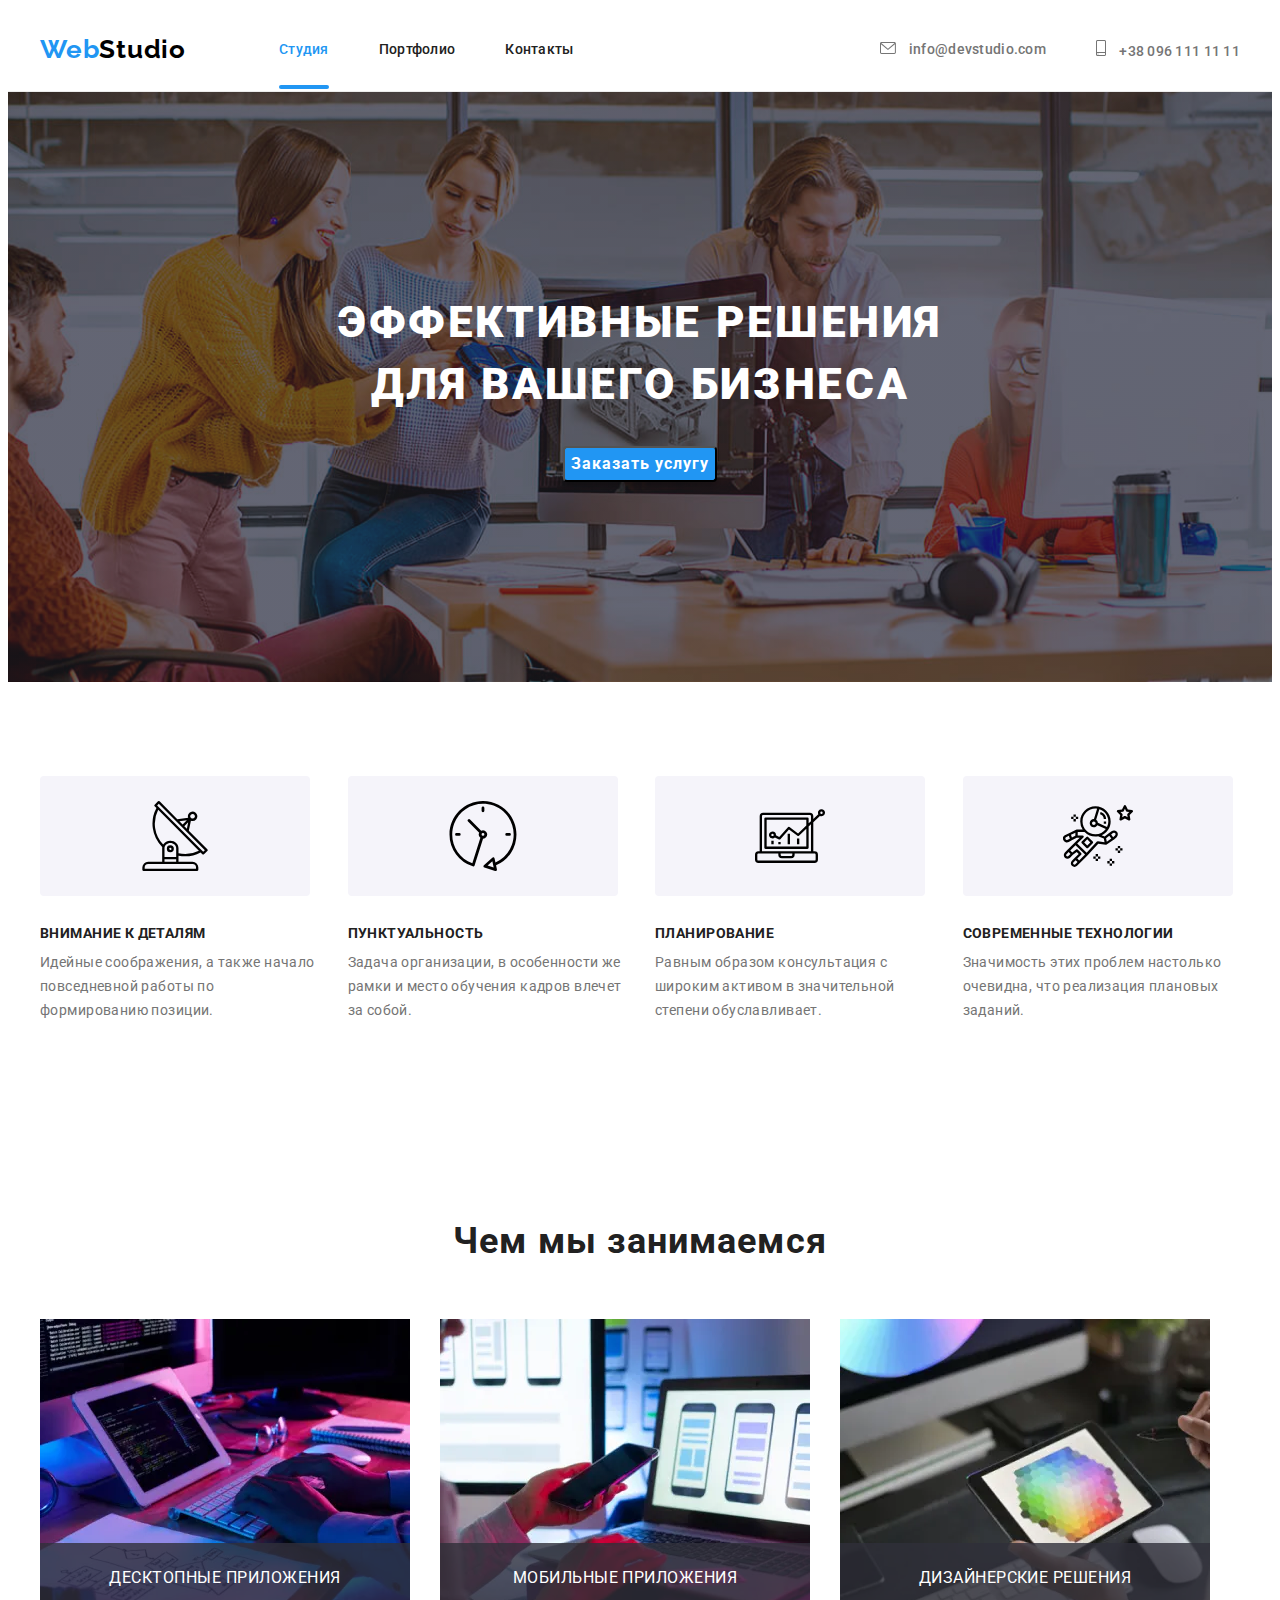
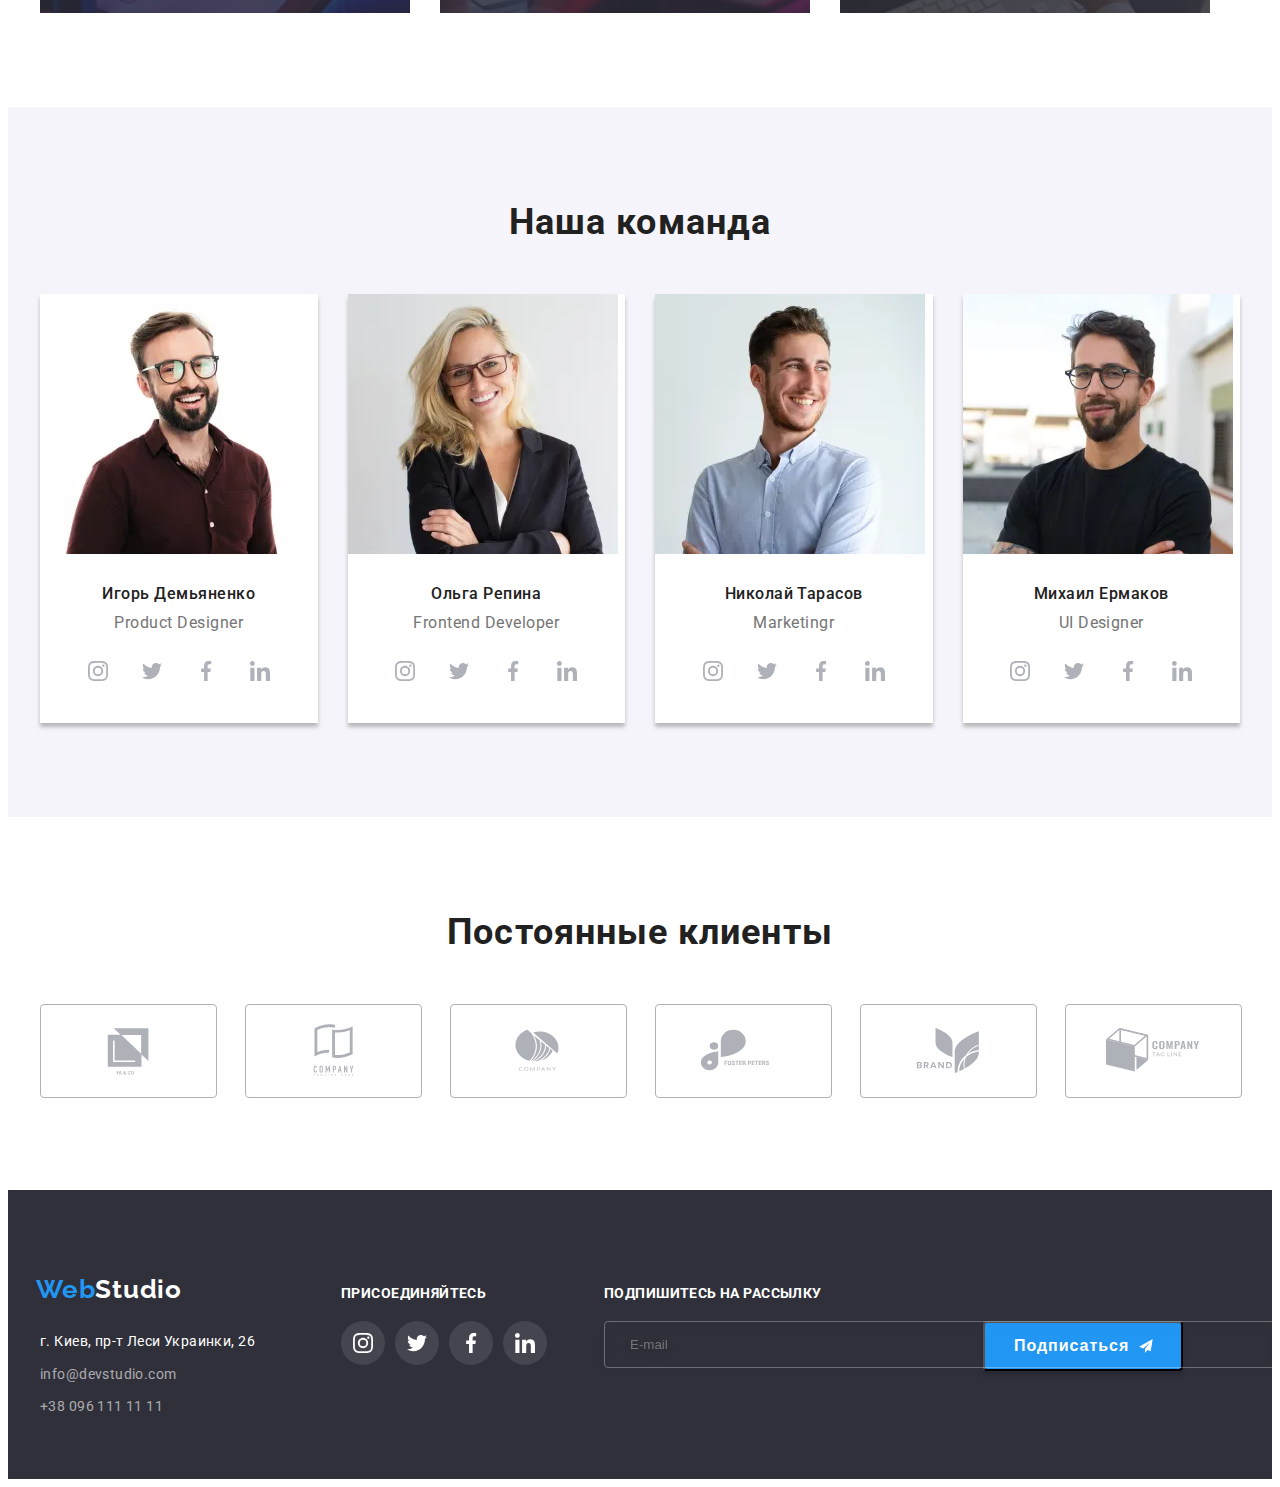
<file: index.html>
<!DOCTYPE html>
<html lang="ru">
  <head>
    <meta charset="UTF-8" />
    <meta http-equiv="X-UA-Compatible" content="IE=edge" />
    <meta name="viewport" content="width=device-width, initial-scale=1.0" />
    <title>Document</title>
    <link
      href="https://fonts.googleapis.com/css2?family=Raleway:wght@700&family=Roboto:wght@400;500;700;900&display=swap"
      rel="stylesheet"
    />
    <link
      rel="stylesheet"
      href="https://cdnjs.cloudflare.com/ajax/libs/modern-normalize/1.1.0/modern-normalize.min.css"
      integrity="sha512-wpPYUAdjBVSE4KJnH1VR1HeZfpl1ub8YT/NKx4PuQ5NmX2tKuGu6U/JRp5y+Y8XG2tV+wKQpNHVUX03MfMFn9Q=="
      crossorigin="anonymous"
      referrerpolicy="no-referrer"
    />
    <link rel="stylesheet" href="./css/main.min.css" />
  </head>
  <body>
    <!--Шапка сайта-->
    <header class="header">
      <div class="container header__container">
        <nav class="navigation">
          <a href="./index.html" class="logo">
            Web
            <span class="logo--color"> Studio </span>
          </a>
          <button
            type="button"
            class="menu-button is-open"
            aria-expanded="false"
            aria-controls="menu-mobile"
            data-menu-button
          >
            <svg
              aria-label="Переключатель мобильного меню"
              width="20"
              height="20"
            >
              <use
                class="icon-cross"
                href="./images/sprite.svg#icon-close_24px"
              ></use>
              <use
                class="icon-menu"
                href="./images/sprite.svg#icon-menu_24px"
              ></use>
            </svg>
          </button>

          <ul class="header__list">
            <li class="header__item">
              <a href="./index.html" class="header__link header__link-current">
                Студия
              </a>
            </li>
            <li class="header__item">
              <a href="./portfolio.html" class="header__link"> Портфолио </a>
            </li>
            <li class="item"><a href="" class="header__link"> Контакты </a></li>
          </ul>
        </nav>

        <div class="menu-mobile" id="menu-mobile" data-menu>
          <ul class="menu-mobile__list">
            <li class="menu-mobile__item">
              <a href="" class="menu-mobile__link menu-mobile__link-current"
                >Студия</a
              >
            </li>
            <li class="menu-mobile__item">
              <a href="" class="menu-mobile__link">Портфолио</a>
            </li>
            <li class="menu-mobile__item">
              <a href="" class="menu-mobile__link">Контакты</a>
            </li>
          </ul>
          <ul class="menu-mobile__contacts">
            <li class="menu-mobile__contacts-item">
              <a href="tel:+380961111111" class="menu-mobile__contacts-link">
                +38 096 111 11 11
              </a>
            </li>
            <li class="menu-mobile__contacts-item">
              <a
                href="mailtoinfo@devstudio.com"
                class="menu-mobile__contacts-link email"
              >
                info@devstudio.com
              </a>
            </li>
          </ul>
          <ul class="menu-mobile__social">
            <li class="menu-mobile__social-item">
              <a href="" class="menu-mobile__social-link">Instagram</a>
            </li>
            <li class="menu-mobile__social-item">
              <a href="" class="menu-mobile__social-link">Twitter</a>
            </li>
            <li class="menu-mobile__social-item">
              <a href="" class="menu-mobile__social-link">Facebook</a>
            </li>
            <li class="menu-mobile__social-item">
              <a href="" class="menu-mobile__social-link">LinkedIn</a>
            </li>
          </ul>
        </div>

        <ul class="auth-nav">
          <li class="auth-nav__item">
            <a href="mailtoinfo@devstudio.com" class="auth-nav__link">
              <svg class="auth-nav__icons first" width="16" height="12">
                <use href="./images/sprite.svg#icon-envelope"></use>
              </svg>
              info@devstudio.com
            </a>
          </li>
          <li class="auth-nav__item">
            <a href="tel:+380961111111" class="auth-nav__link">
              <svg class="auth-nav__icons" width="10" height="16">
                <use href="./images/sprite.svg#icon-smartphone"></use>
              </svg>
              +38 096 111 11 11
            </a>
          </li>
        </ul>
      </div>
    </header>
    <main>
      <!--Герой-->
      <section class="hero">
        <div class="container hero__container">
          <h1 class="hero__title">
            Эффективные решения <br />
            для вашего бизнеса
          </h1>
          <button type="button" class="hero__button" data-modal-open>
            Заказать услугу
          </button>
          <div class="backdrop is-hidden" data-modal>
            <div class="form">
              <button class="form__modal-btn" data-modal-close>
                <svg class="form__btn-icon" width="18" height="18">
                  <use
                    href="./images/sprite.svg#icon-close-black-18dp-2-1"
                  ></use>
                </svg>
              </button>
              <!-- modal form -->
              <strong class="form__title"
                >Оставьте свои данные, мы вам перезвоним</strong
              >
              <form>
                <label class="form__group">
                  <span class="form__group-label">Имя</span>
                  <input class="form__input" type="text" name="user-name" />
                  <span></span>
                  <svg class="form__icon" width="18" height="18">
                    <use href="./images/sprite.svg#icon-person-black"></use>
                  </svg>
                </label>
                <label class="form__group">
                  <span class="form__group-label">Телефон</span>
                  <input class="form__input" type="tel" name="user-phone" />

                  <svg class="form__icon" width="18" height="18">
                    <use href="./images/sprite.svg#icon-phone-black"></use>
                  </svg>
                </label>
                <label class="form__group">
                  <span class="form__group-label">Почта</span>
                  <input class="form__input" type="email" name="user-mail" />

                  <svg class="form__icon" width="18" height="18">
                    <use href="./images/sprite.svg#icon-email-black"></use>
                  </svg>
                </label>
                <label class="form__group textarea">
                  <span class="form__group-label">Комментарий</span>
                  <textarea
                    class="form__textarea"
                    name="user-comment"
                    cols="5"
                    rows="5"
                    placeholder="Введите текст"
                  ></textarea>
                </label>
                <label class="form__policy">
                  <input class="checkbox visually-hidden" type="checkbox" />
                  <span class="custom-checkbox">
                    <svg class="custom-checkbox-icon" width="16" height="15">
                      <use href="./images/sprite.svg#icon-icon-check-1"></use>
                    </svg>
                  </span>
                  <span class="form__policy-description"
                    >Соглашаюсь с рассылкой и принимаю
                    <a href="" class="form__policy-link">Условия договора</a>
                  </span>
                </label>
                <button class="form__btn" type="submit">Отправить</button>
              </form>
            </div>
          </div>
        </div>
      </section>
      <!--Сильные стороны компании-->
      <section class="feature section">
        <div class="container feature">
          <ul class="list feature__list">
            <li class="feature__item">
              <div class="feature__thumb">
                <svg class="feature__icons" width="70" height="70">
                  <use href="./images/sprite.svg#icon-antenna-1"></use>
                </svg>
              </div>
              <h3 class="feature__titles">Внимание к деталям</h3>
              <p>
                Идейные соображения, а также начало повседневной работы по
                формированию позиции.
              </p>
            </li>
            <li class="feature__item">
              <div class="feature__thumb">
                <svg class="feature__icons" width="70" height="70">
                  <use href="./images/sprite.svg#icon-clock-1"></use>
                </svg>
              </div>
              <h3 class="feature__titles">Пунктуальность</h3>
              <p>
                Задача организации, в особенности же рамки и место обучения
                кадров влечет за собой.
              </p>
            </li>
            <li class="feature__item">
              <div class="feature__thumb">
                <svg class="feature__icons" width="70" height="70">
                  <use href="./images/sprite.svg#icon-diagram-1"></use>
                </svg>
              </div>
              <h3 class="feature__titles">Планирование</h3>
              <p>
                Равным образом консультация с широким активом в значительной
                степени обуславливает.
              </p>
            </li>
            <li class="feature__item">
              <div class="feature__thumb">
                <svg class="feature__icons" width="70" height="70">
                  <use href="./images/sprite.svg#icon-astronaut-1"></use>
                </svg>
              </div>
              <h3 class="feature__titles">Современные технологии</h3>
              <p>
                Значимость этих проблем настолько очевидна, что реализация
                плановых заданий.
              </p>
            </li>
          </ul>
        </div>
      </section>
      <!--Чем мы занимаемся-->
      <section class="profile section">
        <div class="container profile">
          <h2 class="profile__title">Чем мы занимаемся</h2>
          <ul class="list profile__list">
            <li class="profile__item">
              <picture>
                <source
                  media="(min-width:1200px)"
                  srcset="
                    ./images/studio/profile/box-1_lg.webp    1x,
                    ./images/studio/profile/box-1_lg@2x.webp 2x
                  "
                  type="image/webp"
                />

                <source
                  media="(min-width:1200px)"
                  srcset="
                    ./images/studio/profile/box-1_lg.jpg    1x,
                    ./images/studio/profile/box-1_lg@2x.jpg 2x
                  "
                  type="image/jpg"
                />
                <img
                  src="./images/studio/box1.jpg"
                  alt="блок 1"
                  width="370"
                  loading="lazy"
                />
              </picture>

              <p class="profile__text">Десктопные приложения</p>
            </li>
            <li class="profile__item">
              <picture>
                <source
                  @media="(min-width:1200px)"
                  srcset="
                    ./images/studio/profile/box-2_lg.webp    1x,
                    ./images/studio/profile/box-2_lg@2x.webp 2x
                  "
                  type="image/webp"
                />

                <source
                  media="(min-width:1200px)"
                  srcset="
                    ./images/studio/profile/box-2_lg.jpg    1x,
                    ./images/studio/profile/box-2_lg@2x.jpg 2x
                  "
                  type="image/jpg"
                />
                <img
                  src="./images/studio/box2.jpg"
                  alt="блок 2"
                  width="370"
                  loading="lazy"
                />
              </picture>

              <p class="profile__text">Мобильные приложения</p>
            </li>
            <li class="profile__item">
              <picture>
                <source
                  media="(min-width:1200px)"
                  srcset="
                    ./images/studio/profile/box-3_lg.webp    1x,
                    ./images/studio/profile/box-3_lg@2x.webp 2x
                  "
                  type="image/webp"
                />

                <source
                  media="(min-width:1200px)"
                  srcset="
                    ./images/studio/profile/box-3_lg.jpg    1x,
                    ./images/studio/profile/box-3_lg@2x.jpg 2x
                  "
                  type="image/jpg"
                />
                <img
                  src="./images/studio/box3.jpg"
                  alt="блок 3"
                  width="370"
                  loading="lazy"
                />
              </picture>

              <p class="profile__text">Дизайнерские решения</p>
            </li>
          </ul>
        </div>
      </section>
      <!--Команда компании-->
      <section class="team section">
        <div class="container team">
          <h2 class="team__title">Наша команда</h2>
          <ul class="list team__list">
            <li class="team__item">
              <picture>
                <source
                  media="(min-width:1200px)"
                  srcset="
                    ./images/studio/team/foto1_lg.webp    1x,
                    ./images/studio/team/foto1_lg@2x.webp 2x
                  "
                  type="image/webp"
                />

                <source
                  media="(min-width:1200px)"
                  srcset="
                    ./images/studio/team/foto1_lg.jpg    1x,
                    ./images/studio/team/foto1_lg@2x.jpg 2x
                  "
                  type="image/jpg"
                />
                <source
                  media="(min-width:768px)"
                  srcset="
                    ./images/studio/team/foto1_md.webp    1x,
                    ./images/studio/team/foto1_md@2x.webp 2x
                  "
                  type="image/webp"
                />

                <source
                  media="(max-width:767px)"
                  srcset="
                    ./images/studio/team/foto1_sm.jpg    1x,
                    ./images/studio/team/foto1_sm@2x.jpg 2x
                  "
                  type="image/jpg"
                />
                <source
                  media="(max-width:767px)"
                  srcset="
                    ./images/studio/team/foto1_sm.webp    1x,
                    ./images/studio/team/foto1_sm@2x.webp 2x
                  "
                  type="image/webp"
                />

                <source
                  media="(max-width:767px)"
                  srcset="
                    ./images/studio/team/foto1_sm.jpg    1x,
                    ./images/studio/team/foto1_sm@2x.jpg 2x
                  "
                  type="image/jpg"
                />
                <img
                  class="team__img"
                  src="./images/studio/foto1.jpg"
                  alt="фото Демьяненко"
                  width="450"
                  loading="lazy"
                />
              </picture>

              <div class="team__box">
                <h3 class="team__member-title">Игорь Демьяненко</h3>
                <p class="team__text">Product Designer</p>
                <ul class="list team__social">
                  <li class="team__icons">
                    <a
                      class="team__social-link link"
                      href=""
                      target="_blank"
                      arial-label="иконка instagram"
                    >
                      <svg class="team__social-icons" width="20" height="20">
                        <use href="./images/sprite.svg#icon-instagram-2"></use>
                      </svg>
                    </a>
                  </li>
                  <li class="team__icons">
                    <a
                      class="team__social-link link"
                      href=""
                      target="_blank"
                      arial-label="иконка twitter"
                    >
                      <svg class="team__social-icons" width="20" height="20">
                        <use href="./images/sprite.svg#icon-twitter-1"></use>
                      </svg>
                    </a>
                  </li>
                  <li class="team__icons">
                    <a
                      class="team__social-link link"
                      href=""
                      target="_blank"
                      arial-label="иконка facebook"
                    >
                      <svg class="team__social-icons" width="20" height="20">
                        <use href="./images/sprite.svg#icon-facebook-1"></use>
                      </svg>
                    </a>
                  </li>
                  <li class="team__icons">
                    <a
                      class="team__social-link link"
                      href=""
                      target="_blank"
                      arial-label="иконка linkedin"
                    >
                      <svg class="team__social-icons" width="20" height="20">
                        <use href="./images/sprite.svg#icon-linkedin-1"></use>
                      </svg>
                    </a>
                  </li>
                </ul>
              </div>
            </li>
            <li class="team__item">
              <picture>
                <source
                  media="(min-width:1200px)"
                  srcset="
                    ./images/studio/team/foto2_lg.webp    1x,
                    ./images/studio/team/foto2_lg@2x.webp 2x
                  "
                  type="image/webp"
                />

                <source
                  media="(min-width:1200px)"
                  srcset="
                    ./images/studio/team/foto2_lg.jpg    1x,
                    ./images/studio/team/foto2_lg@2x.jpg 2x
                  "
                  type="image/jpg"
                />
                <source
                  media="(min-width:768px)"
                  srcset="
                    ./images/studio/team/foto2_md.webp    1x,
                    ./images/studio/team/foto2_md@2x.webp 2x
                  "
                  type="image/webp"
                />

                <source
                  media="(max-width:767px)"
                  srcset="
                    ./images/studio/team/foto2_sm.jpg    1x,
                    ./images/studio/team/foto2_sm@2x.jpg 2x
                  "
                  type="image/jpg"
                />
                <source
                  media="(max-width:767px)"
                  srcset="
                    ./images/studio/team/foto2_sm.webp    1x,
                    ./images/studio/team/foto2_sm@2x.webp 2x
                  "
                  type="image/webp"
                />

                <source
                  media="(max-width:767px)"
                  srcset="
                    ./images/studio/team/foto2_sm.jpg    1x,
                    ./images/studio/team/foto2_sm@2x.jpg 2x
                  "
                  type="image/jpg"
                />
                <img
                  class="team__img"
                  src="./images/studio/foto2.jpg"
                  alt="фото Репина"
                  width="450"
                  loading="lazy"
                />
              </picture>

              <div class="team__box">
                <h3 class="team__member-title">Ольга Репина</h3>
                <p class="team__text">Frontend Developer</p>
                <ul class="list team__social">
                  <li class="team__icons">
                    <a
                      class="team__social-link link"
                      href=""
                      target="_blank"
                      arial-label="иконка instagram"
                    >
                      <svg class="team__social-icons" width="20" height="20">
                        <use href="./images/sprite.svg#icon-instagram-2"></use>
                      </svg>
                    </a>
                  </li>
                  <li class="team__icons">
                    <a
                      class="team__social-link link"
                      href=""
                      target="_blank"
                      arial-label="иконка twitter"
                    >
                      <svg class="team__social-icons" width="20" height="20">
                        <use href="./images/sprite.svg#icon-twitter-1"></use>
                      </svg>
                    </a>
                  </li>
                  <li class="team__icons">
                    <a
                      class="team__social-link link"
                      href=""
                      target="_blank"
                      arial-label="иконка facebook"
                    >
                      <svg class="team__social-icons" width="20" height="20">
                        <use href="./images/sprite.svg#icon-facebook-1"></use>
                      </svg>
                    </a>
                  </li>
                  <li class="team__icons">
                    <a
                      class="team__social-link link"
                      href=""
                      target="_blank"
                      arial-label="иконка linkedin"
                    >
                      <svg class="team__social-icons" width="20" height="20">
                        <use href="./images/sprite.svg#icon-linkedin-1"></use>
                      </svg>
                    </a>
                  </li>
                </ul>
              </div>
            </li>
            <li class="team__item">
              <picture>
                <source
                  media="(min-width:1200px)"
                  srcset="
                    ./images/studio/team/foto3_lg.webp    1x,
                    ./images/studio/team/foto3_lg@2x.webp 2x
                  "
                  type="image/webp"
                />

                <source
                  media="(min-width:1200px)"
                  srcset="
                    ./images/studio/team/foto3_lg.jpg    1x,
                    ./images/studio/team/foto3_lg@2x.jpg 2x
                  "
                  type="image/jpg"
                />
                <source
                  media="(min-width:768px)"
                  srcset="
                    ./images/studio/team/foto3_md.webp    1x,
                    ./images/studio/team/foto3_md@2x.webp 2x
                  "
                  type="image/webp"
                />

                <source
                  media="(max-width:767px)"
                  srcset="
                    ./images/studio/team/foto3_sm.jpg    1x,
                    ./images/studio/team/foto3_sm@2x.jpg 2x
                  "
                  type="image/jpg"
                />
                <source
                  media="(max-width:767px)"
                  srcset="
                    ./images/studio/team/foto3_sm.webp    1x,
                    ./images/studio/team/foto3_sm@2x.webp 2x
                  "
                  type="image/webp"
                />

                <source
                  media="(max-width:767px)"
                  srcset="
                    ./images/studio/team/foto3_sm.jpg    1x,
                    ./images/studio/team/foto3_sm@2x.jpg 2x
                  "
                  type="image/jpg"
                />
                <img
                  class="team__img"
                  src="./images/studio/foto3.jpg"
                  alt="фото Тарасов"
                  width="450"
                  loading="lazy"
                />
              </picture>

              <div class="team__box">
                <h3 class="team__member-title">Николай Тарасов</h3>
                <p class="team__text">Marketingr</p>
                <ul class="list team__social">
                  <li class="team__icons">
                    <a
                      class="team__social-link link"
                      href=""
                      target="_blank"
                      arial-label="иконка instagram"
                    >
                      <svg class="team__social-icons" width="20" height="20">
                        <use href="./images/sprite.svg#icon-instagram-2"></use>
                      </svg>
                    </a>
                  </li>
                  <li class="team__icons">
                    <a
                      class="team__social-link link"
                      href=""
                      target="_blank"
                      arial-label="иконка twitter"
                    >
                      <svg class="team__social-icons" width="20" height="20">
                        <use href="./images/sprite.svg#icon-twitter-1"></use>
                      </svg>
                    </a>
                  </li>
                  <li class="team__icons">
                    <a
                      class="team__social-link link"
                      href=""
                      target="_blank"
                      arial-label="иконка facebook"
                    >
                      <svg class="team__social-icons" width="20" height="20">
                        <use href="./images/sprite.svg#icon-facebook-1"></use>
                      </svg>
                    </a>
                  </li>
                  <li class="team__icons">
                    <a
                      class="team__social-link link"
                      href=""
                      target="_blank"
                      arial-label="иконка linkedin"
                    >
                      <svg class="team__social-icons" width="20" height="20">
                        <use href="./images/sprite.svg#icon-linkedin-1"></use>
                      </svg>
                    </a>
                  </li>
                </ul>
              </div>
            </li>
            <li class="team__item">
              <picture>
                <source
                  media="(min-width:1200px)"
                  srcset="
                    ./images/studio/team/foto4_lg.webp    1x,
                    ./images/studio/team/foto4_lg@2x.webp 2x
                  "
                  type="image/webp"
                />

                <source
                  media="(min-width:1200px)"
                  srcset="
                    ./images/studio/team/foto4_lg.jpg    1x,
                    ./images/studio/team/foto4_lg@2x.jpg 2x
                  "
                  type="image/jpg"
                />
                <source
                  media="(min-width:768px)"
                  srcset="
                    ./images/studio/team/foto4_md.webp    1x,
                    ./images/studio/team/foto4_md@2x.webp 2x
                  "
                  type="image/webp"
                />

                <source
                  media="(max-width:767px)"
                  srcset="
                    ./images/studio/team/foto4_sm.jpg    1x,
                    ./images/studio/team/foto4_sm@2x.jpg 2x
                  "
                  type="image/jpg"
                />
                <source
                  media="(max-width:767px)"
                  srcset="
                    ./images/studio/team/foto4_sm.webp    1x,
                    ./images/studio/team/foto4_sm@2x.webp 2x
                  "
                  type="image/webp"
                />

                <source
                  media="(max-width:767px)"
                  srcset="
                    ./images/studio/team/foto4_sm.jpg    1x,
                    ./images/studio/team/foto4_sm@2x.jpg 2x
                  "
                  type="image/jpg"
                />
                <img
                  class="team__img"
                  src="./images/studio/foto4.jpg"
                  alt="фото Ермаков"
                  width="450"
                  loading="lazy"
                />
              </picture>

              <div class="team__box">
                <h3 class="team__member-title">Михаил Ермаков</h3>
                <p class="team__text">UI Designer</p>
                <ul class="list team__social">
                  <li class="team__icons">
                    <a
                      class="team__social-link link"
                      href=""
                      target="_blank"
                      arial-label="иконка instagram"
                    >
                      <svg class="team__social-icons" width="20" height="20">
                        <use href="./images/sprite.svg#icon-instagram-2"></use>
                      </svg>
                    </a>
                  </li>
                  <li class="team__icons">
                    <a
                      class="team__social-link link"
                      href=""
                      target="_blank"
                      arial-label="иконка twitter"
                    >
                      <svg class="team__social-icons" width="20" height="20">
                        <use href="./images/sprite.svg#icon-twitter-1"></use>
                      </svg>
                    </a>
                  </li>
                  <li class="team__icons">
                    <a
                      class="team__social-link link"
                      href=""
                      target="_blank"
                      arial-label="иконка facebook"
                    >
                      <svg class="team__social-icons" width="20" height="20">
                        <use href="./images/sprite.svg#icon-facebook-1"></use>
                      </svg>
                    </a>
                  </li>
                  <li class="team__icons">
                    <a
                      class="team__social-link link"
                      href=""
                      target="_blank"
                      arial-label="иконка linkedin"
                    >
                      <svg class="team__social-icons" width="20" height="20">
                        <use href="./images/sprite.svg#icon-linkedin-1"></use>
                      </svg>
                    </a>
                  </li>
                </ul>
              </div>
            </li>
          </ul>
        </div>
      </section>
      <!--Постоянные клиенты-->
      <section class="klient section">
        <div class="container klient">
          <h2 class="klient__title">Постоянные клиенты</h2>
          <ul class="list klient__list">
            <li class="klient__item">
              <a class="klient__link link" href="">
                <svg class="klient__icons" width="106" height="60">
                  <use href="./images/sprite.svg#icon-Logo"></use>
                </svg>
              </a>
            </li>
            <li class="klient__item">
              <a class="klient__link link" href="">
                <svg class="klient__icons" width="106" height="60">
                  <use href="./images/sprite.svg#icon-Logo-1"></use>
                </svg>
              </a>
            </li>
            <li class="klient__item">
              <a class="klient__link link" href="">
                <svg class="klient__icons" width="106" height="60">
                  <use href="./images/sprite.svg#icon-Logo-2"></use>
                </svg>
              </a>
            </li>
            <li class="klient__item">
              <a class="klient__link link" href="">
                <svg class="klient__icons" width="106" height="60">
                  <use href="./images/sprite.svg#icon-Logo-3"></use>
                </svg>
              </a>
            </li>
            <li class="klient__item">
              <a class="klient__link link" href="">
                <svg class="klient__icons" width="106" height="60">
                  <use href="./images/sprite.svg#icon-Logo-4"></use>
                </svg>
              </a>
            </li>
            <li class="klient__item">
              <a class="klient__link link" href="">
                <svg class="klient__icons" width="106" height="60">
                  <use href="./images/sprite.svg#icon-Logo-5"></use>
                </svg>
              </a>
            </li>
          </ul>
        </div>
      </section>
    </main>
    <!--Футер-->
    <footer class="footer">
      <div class="container footer__container">
        <div class="footer__box">
          <div class="footer__address-box">
            <a href="./index.html" class="logo">
              Web
              <span class="logo--color-footer"> Studio </span>
            </a>
            <address class="footer__address">
              г. Киев, пр-т Леси Украинки, 26
            </address>
            <ul class="list footer__list">
              <li class="footer__item">
                <a href="mailtoinfo@devstudio.com" class="footer__link">
                  info@devstudio.com
                </a>
              </li>
              <li class="footer__item">
                <a href="tel:+380961111111" class="footer__link">
                  +38 096 111 11 11
                </a>
              </li>
            </ul>
          </div>
          <div class="accession">
            <h3 class="accession__social-title">присоединяйтесь</h3>
            <ul class="list accession__social">
              <li class="accession__team-icons">
                <a
                  class="accession__social-link link"
                  href=""
                  target="_blank"
                  arial-label="иконка instagram"
                >
                  <svg class="accession__icons" width="20" height="20">
                    <use href="./images/sprite.svg#icon-instagram-2"></use>
                  </svg>
                </a>
              </li>
              <li class="accession__team-icons">
                <a
                  class="accession__social-link link"
                  href=""
                  target="_blank"
                  arial-label="иконка twitter"
                >
                  <svg class="accession__icons" width="20" height="20">
                    <use href="./images/sprite.svg#icon-twitter-1"></use>
                  </svg>
                </a>
              </li>
              <li class="accession__team-icons">
                <a
                  class="accession__social-link link"
                  href=""
                  target="_blank"
                  arial-label="иконка facebook"
                >
                  <svg class="accession__icons" width="20" height="20">
                    <use href="./images/sprite.svg#icon-facebook-1"></use>
                  </svg>
                </a>
              </li>
              <li class="accession__team-icons">
                <a
                  class="accession__social-link link"
                  href=""
                  target="_blank"
                  arial-label="иконка linkedin"
                >
                  <svg class="accession__icons" width="20" height="20">
                    <use href="./images/sprite.svg#icon-linkedin-1"></use>
                  </svg>
                </a>
              </li>
            </ul>
          </div>
        </div>
        <div class="subscription">
          <strong class="subscription__title">Подпишитесь на рассылку</strong>
          <form class="subscription__form">
            <label class="subscription__form-group">
              <input
                class="subscription__form-input"
                type="email"
                name="user-mail"
                placeholder="E-mail"
              />
            </label>
            <button class="subscription__form-btn" type="submit">
              Подписаться
              <svg class="subscription__form-icon" width="24" height="24">
                <use href="./images/sprite.svg#icon-icon-send"></use>
              </svg>
            </button>
          </form>
        </div>
      </div>
    </footer>
    <script src="./js/modal.js"></script>
    <script src="./js/menu.js"></script>
  </body>
</html>
</file>
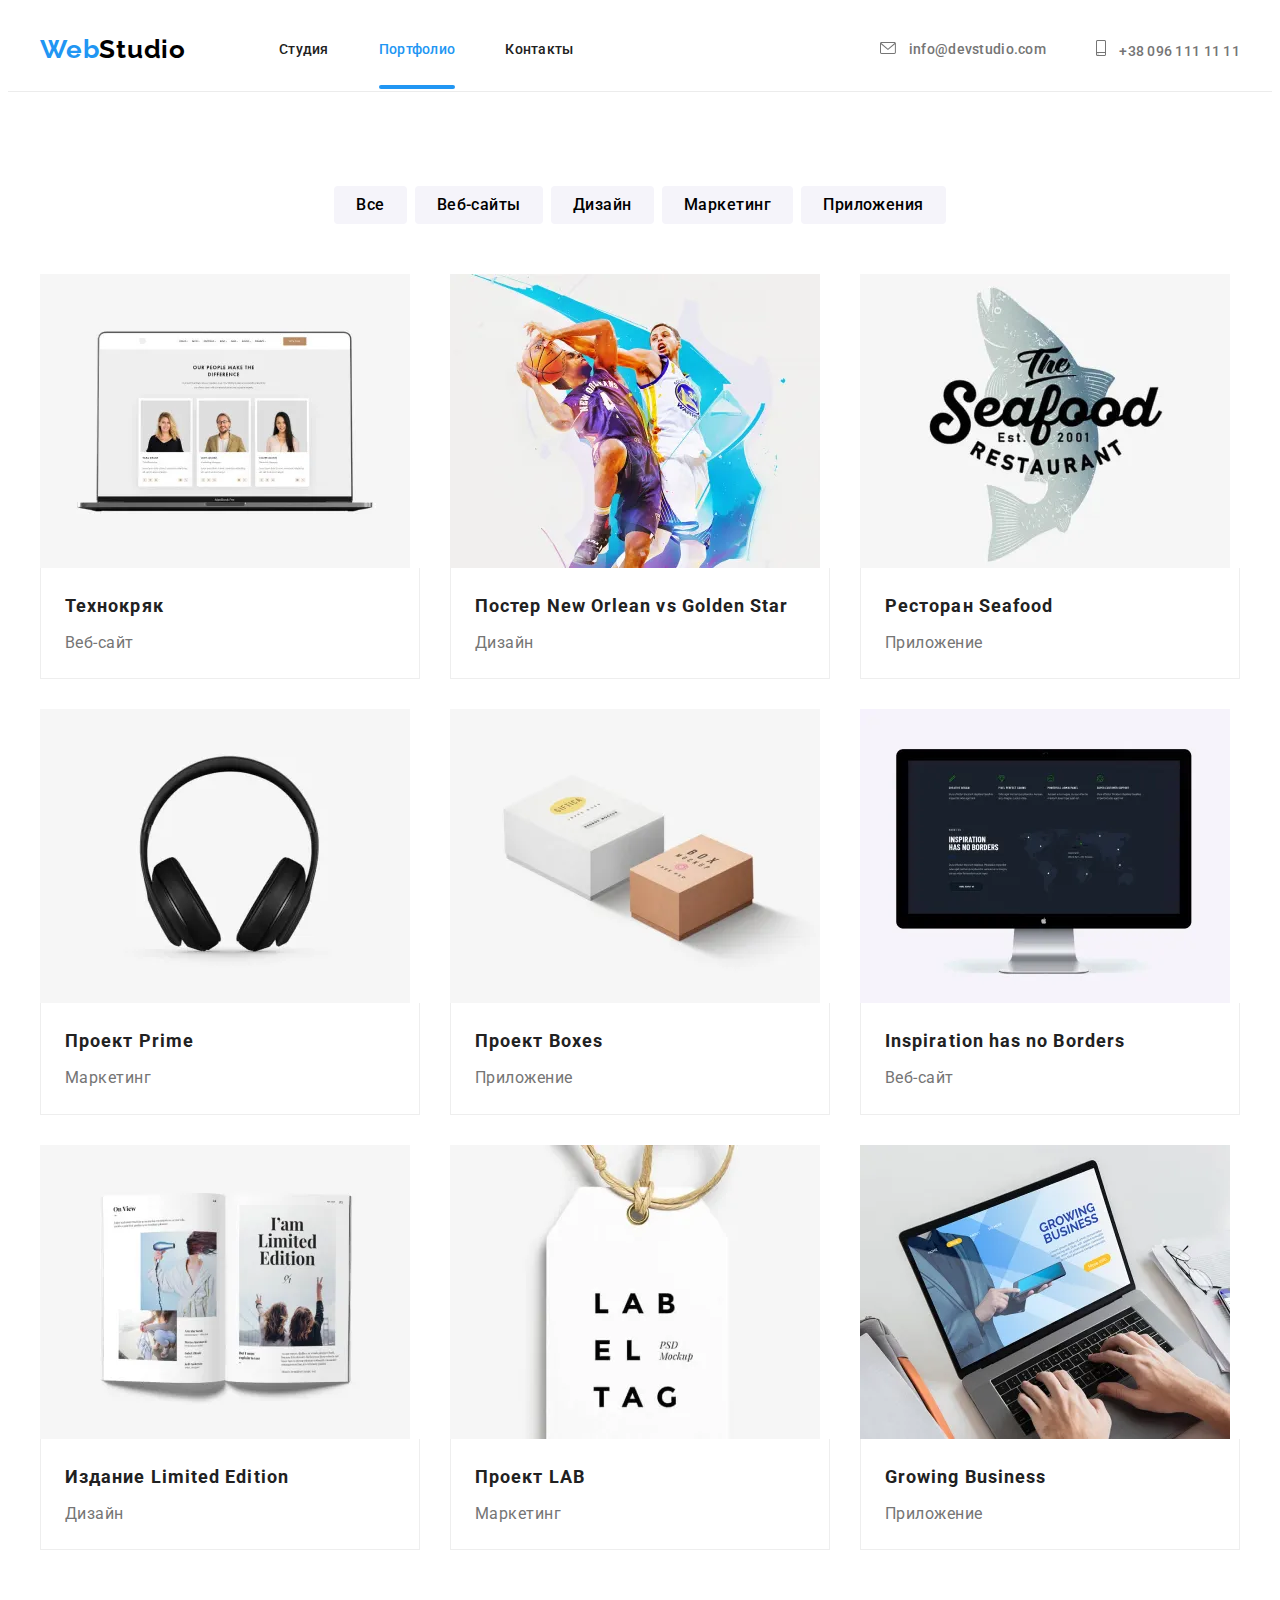
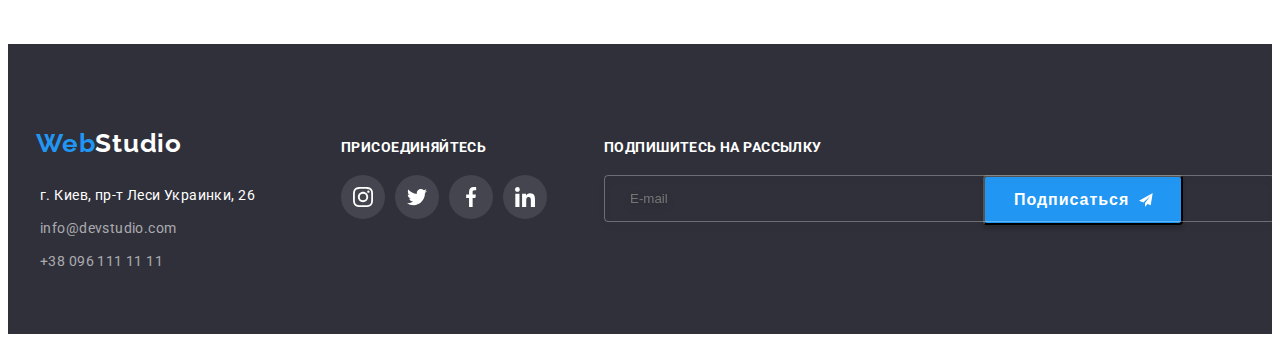
<file: portfolio.html>
<!DOCTYPE html>
<html lang="ru">
  <head>
    <meta charset="UTF-8" />
    <meta http-equiv="X-UA-Compatible" content="IE=edge" />
    <meta name="viewport" content="width=device-width, initial-scale=1.0" />
    <title>Document</title>
    <link
      href="https://fonts.googleapis.com/css2?family=Raleway:wght@700&family=Roboto:wght@400;500;700;900&display=swap"
      rel="stylesheet"
    />
    <link
      rel="stylesheet"
      href="https://cdnjs.cloudflare.com/ajax/libs/modern-normalize/1.1.0/modern-normalize.min.css"
      integrity="sha512-wpPYUAdjBVSE4KJnH1VR1HeZfpl1ub8YT/NKx4PuQ5NmX2tKuGu6U/JRp5y+Y8XG2tV+wKQpNHVUX03MfMFn9Q=="
      crossorigin="anonymous"
      referrerpolicy="no-referrer"
    />
    <link rel="stylesheet" href="./css/main.min.css" />
  </head>
  <body>
    <!--Шапка сайта-->
    <header class="header">
      <div class="container header__container">
        <nav class="navigation">
          <a href="./index.html" class="logo">
            Web
            <span class="logo--color"> Studio </span>
          </a>
          <button
            type="button"
            class="menu-button is-open"
            aria-expanded="false"
            aria-controls="menu-mobile"
            data-menu-button
          >
            <svg
              aria-label="Переключатель мобильного меню"
              width="20"
              height="20"
            >
              <use
                class="icon-cross"
                href="./images/sprite.svg#icon-close_24px"
              ></use>
              <use
                class="icon-menu"
                href="./images/sprite.svg#icon-menu_24px"
              ></use>
            </svg>
          </button>

          <ul class="header__list">
            <li class="header__item">
              <a href="./index.html" class="header__link"> Студия </a>
            </li>
            <li class="header__item">
              <a
                href="./portfolio.html"
                class="header__link header__link-current"
              >
                Портфолио
              </a>
            </li>
            <li class="item"><a href="" class="header__link"> Контакты </a></li>
          </ul>
        </nav>

        <div class="menu-mobile" id="menu-mobile" data-menu>
          <ul class="menu-mobile__list">
            <li class="menu-mobile__item">
              <a href="" class="menu-mobile__link">Студия</a>
            </li>
            <li class="menu-mobile__item">
              <a href="" class="menu-mobile__link menu-mobile__link-current"
                >Портфолио</a
              >
            </li>
            <li class="menu-mobile__item">
              <a href="" class="menu-mobile__link">Контакты</a>
            </li>
          </ul>
          <ul class="menu-mobile__contacts">
            <li class="menu-mobile__contacts-item">
              <a href="tel:+380961111111" class="menu-mobile__contacts-link">
                +38 096 111 11 11
              </a>
            </li>
            <li class="menu-mobile__contacts-item">
              <a
                href="mailtoinfo@devstudio.com"
                class="menu-mobile__contacts-link email"
              >
                info@devstudio.com
              </a>
            </li>
          </ul>
          <ul class="menu-mobile__social">
            <li class="menu-mobile__social-item">
              <a href="" class="menu-mobile__social-link">Instagram</a>
            </li>
            <li class="menu-mobile__social-item">
              <a href="" class="menu-mobile__social-link">Twitter</a>
            </li>
            <li class="menu-mobile__social-item">
              <a href="" class="menu-mobile__social-link">Facebook</a>
            </li>
            <li class="menu-mobile__social-item">
              <a href="" class="menu-mobile__social-link">LinkedIn</a>
            </li>
          </ul>
        </div>

        <ul class="auth-nav">
          <li class="auth-nav__item">
            <a href="mailtoinfo@devstudio.com" class="auth-nav__link">
              <svg class="auth-nav__icons first" width="16" height="12">
                <use href="./images/sprite.svg#icon-envelope"></use>
              </svg>
              info@devstudio.com
            </a>
          </li>
          <li class="auth-nav__item">
            <a href="tel:+380961111111" class="auth-nav__link">
              <svg class="auth-nav__icons" width="10" height="16">
                <use href="./images/sprite.svg#icon-smartphone"></use>
              </svg>
              +38 096 111 11 11
            </a>
          </li>
        </ul>
      </div>
    </header>
    <main>
      <!--Фотороботи-->
      <section class="projects section">
        <div class="container projects">
          <!-- <h1 class="projects-section-title">Нашы проэкты</h1> -->
          <ul class="projects__list">
            <li class="projects__item">
              <button type="button" class="projects__button">Все</button>
            </li>
            <li class="projects__item">
              <button type="button" class="projects__button">Веб-сайты</button>
            </li>
            <li class="projects__item">
              <button type="button" class="projects__button">Дизайн</button>
            </li>
            <li class="projects__item">
              <button type="button" class="projects__button">Маркетинг</button>
            </li>
            <li class="projects__item">
              <button type="button" class="projects__button">Приложения</button>
            </li>
          </ul>
          <ul class="list projects__list-image">
            <li class="projects__image-item">
              <a class="link projects__image-link" href="">
                <div class="projects__thumb">
                  <picture>
                    <source
                      media="(min-width:1200px)"
                      srcset="
                        ./images/portfolio/projects/project1_lg.webp    1x,
                        ./images/portfolio/projects/project1_lg@2x.webp 2x
                      "
                      type="image/webp"
                    />

                    <source
                      media="(min-width:1200px)"
                      srcset="
                        ./images/portfolio/projects/project1_lg.jpg    1x,
                        ./images/portfolio/projects/project1_lg@2x.jpg 2x
                      "
                      type="image/jpg"
                    />
                    <source
                      media="(min-width:768px)"
                      srcset="
                        ./images/portfolio/projects/project1_md.webp    1x,
                        ./images/portfolio/projects/project1_md@2x.webp 2x
                      "
                      type="image/webp"
                    />

                    <source
                      media="(max-width:767px)"
                      srcset="
                        ./images/portfolio/projects/project1_sm.jpg    1x,
                        ./images/portfolio/projects/project1_sm@2x.jpg 2x
                      "
                      type="image/jpg"
                    />
                    <source
                      media="(max-width:767px)"
                      srcset="
                        ./images/portfolio/projects/project1_sm.webp    1x,
                        ./images/portfolio/projects/project1_sm@2x.webp 2x
                      "
                      type="image/webp"
                    />

                    <source
                      media="(max-width:767px)"
                      srcset="
                        ./images/portfolio/projects/project1_sm.jpg    1x,
                        ./images/portfolio/projects/project1_sm@2x.jpg 2x
                      "
                      type="image/jpg"
                    />
                    <img
                      class="projects__image"
                      src="./images/portfolio/techno.jpg"
                      alt="фото Технокряк"
                      width="450"
                      loading="lazy"
                    />
                  </picture>

                  <div class="overlay">
                    <p class="overlay__text">
                      Ресурс предлагает комплексные предложения с разным уровнем
                      функционала и сервисов. Все это позволит посетителю
                      получить исчерпывающие сведения о компании или частном
                      лице.
                    </p>
                  </div>
                </div>
                <div class="projects__box-text first">
                  <h2 class="projects__title">Технокряк</h2>
                  <p class="projects__text">Веб-сайт</p>
                </div>
              </a>
            </li>
            <li class="projects__image-item">
              <a class="link projects__image-link" href="">
                <div class="projects__thumb">
                  <picture>
                    <source
                      media="(min-width:1200px)"
                      srcset="
                        ./images/portfolio/projects/project2_lg.webp    1x,
                        ./images/portfolio/projects/project2_lg@2x.webp 2x
                      "
                      type="image/webp"
                    />

                    <source
                      media="(min-width:1200px)"
                      srcset="
                        ./images/portfolio/projects/project2_lg.jpg    1x,
                        ./images/portfolio/projects/project2_lg@2x.jpg 2x
                      "
                      type="image/jpg"
                    />
                    <source
                      media="(min-width:768px)"
                      srcset="
                        ./images/portfolio/projects/project2_md.webp    1x,
                        ./images/portfolio/projects/project2_md@2x.webp 2x
                      "
                      type="image/webp"
                    />

                    <source
                      media="(max-width:767px)"
                      srcset="
                        ./images/portfolio/projects/project2_sm.jpg    1x,
                        ./images/portfolio/projects/project2_sm@2x.jpg 2x
                      "
                      type="image/jpg"
                    />
                    <source
                      media="(max-width:767px)"
                      srcset="
                        ./images/portfolio/projects/project2_sm.webp    1x,
                        ./images/portfolio/projects/project2_sm@2x.webp 2x
                      "
                      type="image/webp"
                    />

                    <source
                      media="(max-width:767px)"
                      srcset="
                        ./images/portfolio/projects/project2_sm.jpg    1x,
                        ./images/portfolio/projects/project2_sm@2x.jpg 2x
                      "
                      type="image/jpg"
                    />
                    <img
                      class="projects__image"
                      src="./images/portfolio/golden-star.jpg"
                      alt="фото Постер New Orlean vs Golden Star"
                      width="450"
                      loading="lazy"
                    />
                  </picture>

                  <div class="overlay">
                    <p class="overlay__text">
                      Ресурс предлагает комплексные предложения с разным уровнем
                      функционала и сервисов. Все это позволит посетителю
                      получить исчерпывающие сведения о компании или частном
                      лице.
                    </p>
                  </div>
                </div>

                <div class="projects__box-text">
                  <h2 class="projects__title">
                    Постер New Orlean vs Golden Star
                  </h2>
                  <p class="projects__text">Дизайн</p>
                </div></a
              >
            </li>
            <li class="projects__image-item">
              <a class="link projects__image-link" href="">
                <div class="projects__thumb">
                  <picture>
                    <source
                      media="(min-width:1200px)"
                      srcset="
                        ./images/portfolio/projects/project3_lg.webp    1x,
                        ./images/portfolio/projects/project3_lg@2x.webp 2x
                      "
                      type="image/webp"
                    />

                    <source
                      media="(min-width:1200px)"
                      srcset="
                        ./images/portfolio/projects/project3_lg.jpg    1x,
                        ./images/portfolio/projects/project3_lg@2x.jpg 2x
                      "
                      type="image/jpg"
                    />
                    <source
                      media="(min-width:768px)"
                      srcset="
                        ./images/portfolio/projects/project3_md.webp    1x,
                        ./images/portfolio/projects/project3_md@2x.webp 2x
                      "
                      type="image/webp"
                    />

                    <source
                      media="(max-width:767px)"
                      srcset="
                        ./images/portfolio/projects/project3_sm.jpg    1x,
                        ./images/portfolio/projects/project3_sm@2x.jpg 2x
                      "
                      type="image/jpg"
                    />
                    <source
                      media="(max-width:767px)"
                      srcset="
                        ./images/portfolio/projects/project3_sm.webp    1x,
                        ./images/portfolio/projects/project3_sm@2x.webp 2x
                      "
                      type="image/webp"
                    />

                    <source
                      media="(max-width:767px)"
                      srcset="
                        ./images/portfolio/projects/project3_sm.jpg    1x,
                        ./images/portfolio/projects/project3_sm@2x.jpg 2x
                      "
                      type="image/jpg"
                    />
                    <img
                      class="projects__image"
                      src="./images/portfolio/seafood.jpg"
                      alt="фото Ресторан Seafood"
                      width="450"
                      loading="lazy"
                    />
                  </picture>

                  <div class="overlay">
                    <p class="overlay__text">
                      Ресурс предлагает комплексные предложения с разным уровнем
                      функционала и сервисов. Все это позволит посетителю
                      получить исчерпывающие сведения о компании или частном
                      лице.
                    </p>
                  </div>
                </div>
                <div class="projects__box-text">
                  <h2 class="projects__title">Ресторан Seafood</h2>
                  <p class="projects__text">Приложение</p>
                </div>
              </a>
            </li>
            <li class="projects__image-item">
              <a class="link projects__image-link" href="">
                <div class="projects__thumb">
                  <picture>
                    <source
                      media="(min-width:1200px)"
                      srcset="
                        ./images/portfolio/projects/project4_lg.webp    1x,
                        ./images/portfolio/projects/project4_lg@2x.webp 2x
                      "
                      type="image/webp"
                    />

                    <source
                      media="(min-width:1200px)"
                      srcset="
                        ./images/portfolio/projects/project4_lg.jpg    1x,
                        ./images/portfolio/projects/project4_lg@2x.jpg 2x
                      "
                      type="image/jpg"
                    />
                    <source
                      media="(min-width:768px)"
                      srcset="
                        ./images/portfolio/projects/project4_md.webp    1x,
                        ./images/portfolio/projects/project4_md@2x.webp 2x
                      "
                      type="image/webp"
                    />

                    <source
                      media="(max-width:767px)"
                      srcset="
                        ./images/portfolio/projects/project4_sm.jpg    1x,
                        ./images/portfolio/projects/project4_sm@2x.jpg 2x
                      "
                      type="image/jpg"
                    />
                    <source
                      media="(max-width:767px)"
                      srcset="
                        ./images/portfolio/projects/project4_sm.webp    1x,
                        ./images/portfolio/projects/project4_sm@2x.webp 2x
                      "
                      type="image/webp"
                    />

                    <source
                      media="(max-width:767px)"
                      srcset="
                        ./images/portfolio/projects/project4_sm.jpg    1x,
                        ./images/portfolio/projects/project4_sm@2x.jpg 2x
                      "
                      type="image/jpg"
                    />
                    <img
                      class="projects__image"
                      src="./images/portfolio/prime.jpg"
                      alt="фото Проект Primeк"
                      width="450"
                      loading="lazy"
                    />
                  </picture>

                  <div class="overlay">
                    <p class="overlay__text">
                      Ресурс предлагает комплексные предложения с разным уровнем
                      функционала и сервисов. Все это позволит посетителю
                      получить исчерпывающие сведения о компании или частном
                      лице.
                    </p>
                  </div>
                </div>
                <div class="projects__box-text">
                  <h2 class="projects__title">Проект Prime</h2>
                  <p class="projects__text">Маркетинг</p>
                </div>
              </a>
            </li>
            <li class="projects__image-item">
              <a class="link projects__image-link" href="">
                <div class="projects__thumb">
                  <picture>
                    <source
                      media="(min-width:1200px)"
                      srcset="
                        ./images/portfolio/projects/project5_lg.webp    1x,
                        ./images/portfolio/projects/project5_lg@2x.webp 2x
                      "
                      type="image/webp"
                    />

                    <source
                      media="(min-width:1200px)"
                      srcset="
                        ./images/portfolio/projects/project5_lg.jpg    1x,
                        ./images/portfolio/projects/project5_lg@2x.jpg 2x
                      "
                      type="image/jpg"
                    />
                    <source
                      media="(min-width:768px)"
                      srcset="
                        ./images/portfolio/projects/project5_md.webp    1x,
                        ./images/portfolio/projects/project5_md@2x.webp 2x
                      "
                      type="image/webp"
                    />

                    <source
                      media="(max-width:767px)"
                      srcset="
                        ./images/portfolio/projects/project5_sm.jpg    1x,
                        ./images/portfolio/projects/project5_sm@2x.jpg 2x
                      "
                      type="image/jpg"
                    />
                    <source
                      media="(max-width:767px)"
                      srcset="
                        ./images/portfolio/projects/project5_sm.webp    1x,
                        ./images/portfolio/projects/project5_sm@2x.webp 2x
                      "
                      type="image/webp"
                    />

                    <source
                      media="(max-width:767px)"
                      srcset="
                        ./images/portfolio/projects/project5_sm.jpg    1x,
                        ./images/portfolio/projects/project5_sm@2x.jpg 2x
                      "
                      type="image/jpg"
                    />
                    <img
                      class="projects__image"
                      src="./images/portfolio/boxes.jpg"
                      alt="фото Проект Boxes"
                      width="450"
                      loading="lazy"
                    />
                  </picture>

                  <div class="overlay">
                    <p class="overlay__text">
                      Ресурс предлагает комплексные предложения с разным уровнем
                      функционала и сервисов. Все это позволит посетителю
                      получить исчерпывающие сведения о компании или частном
                      лице.
                    </p>
                  </div>
                </div>
                <div class="projects__box-text">
                  <h2 class="projects__title">Проект Boxes</h2>
                  <p class="projects__text">Приложение</p>
                </div>
              </a>
            </li>
            <li class="projects__image-item">
              <a class="link projects__image-link" href="">
                <div class="projects__thumb">
                  <picture>
                    <source
                      media="(min-width:1200px)"
                      srcset="
                        ./images/portfolio/projects/project6_lg.webp    1x,
                        ./images/portfolio/projects/project6_lg@2x.webp 2x
                      "
                      type="image/webp"
                    />

                    <source
                      media="(min-width:1200px)"
                      srcset="
                        ./images/portfolio/projects/project6_lg.jpg    1x,
                        ./images/portfolio/projects/project6_lg@2x.jpg 2x
                      "
                      type="image/jpg"
                    />
                    <source
                      media="(min-width:768px)"
                      srcset="
                        ./images/portfolio/projects/project6_md.webp    1x,
                        ./images/portfolio/projects/project6_md@2x.webp 2x
                      "
                      type="image/webp"
                    />

                    <source
                      media="(max-width:767px)"
                      srcset="
                        ./images/portfolio/projects/project6_sm.jpg    1x,
                        ./images/portfolio/projects/project6_sm@2x.jpg 2x
                      "
                      type="image/jpg"
                    />
                    <source
                      media="(max-width:767px)"
                      srcset="
                        ./images/portfolio/projects/project6_sm.webp    1x,
                        ./images/portfolio/projects/project6_sm@2x.webp 2x
                      "
                      type="image/webp"
                    />

                    <source
                      media="(max-width:767px)"
                      srcset="
                        ./images/portfolio/projects/project6_sm.jpg    1x,
                        ./images/portfolio/projects/project6_sm@2x.jpg 2x
                      "
                      type="image/jpg"
                    />
                    <img
                      class="projects__image"
                      src="./images/portfolio/borders.jpg"
                      alt="фото Inspiration has no Borders"
                      width="450"
                      loading="lazy"
                    />
                  </picture>

                  <div class="overlay">
                    <p class="overlay__text">
                      Ресурс предлагает комплексные предложения с разным уровнем
                      функционала и сервисов. Все это позволит посетителю
                      получить исчерпывающие сведения о компании или частном
                      лице.
                    </p>
                  </div>
                </div>
                <div class="projects__box-text">
                  <h2 class="projects__title">Inspiration has no Borders</h2>
                  <p class="projects__text">Веб-сайт</p>
                </div>
              </a>
            </li>
            <li class="projects__image-item">
              <a class="link projects__image-link" href="">
                <div class="projects__thumb">
                  <picture>
                    <source
                      media="(min-width:1200px)"
                      srcset="
                        ./images/portfolio/projects/project7_lg.webp    1x,
                        ./images/portfolio/projects/project7_lg@2x.webp 2x
                      "
                      type="image/webp"
                    />

                    <source
                      media="(min-width:1200px)"
                      srcset="
                        ./images/portfolio/projects/project7_lg.jpg    1x,
                        ./images/portfolio/projects/project7_lg@2x.jpg 2x
                      "
                      type="image/jpg"
                    />
                    <source
                      media="(min-width:768px)"
                      srcset="
                        ./images/portfolio/projects/project7_md.webp    1x,
                        ./images/portfolio/projects/project7_md@2x.webp 2x
                      "
                      type="image/webp"
                    />

                    <source
                      media="(max-width:767px)"
                      srcset="
                        ./images/portfolio/projects/project7_sm.jpg    1x,
                        ./images/portfolio/projects/project7_sm@2x.jpg 2x
                      "
                      type="image/jpg"
                    />
                    <source
                      media="(max-width:767px)"
                      srcset="
                        ./images/portfolio/projects/project7_sm.webp    1x,
                        ./images/portfolio/projects/project7_sm@2x.webp 2x
                      "
                      type="image/webp"
                    />

                    <source
                      media="(max-width:767px)"
                      srcset="
                        ./images/portfolio/projects/project7_sm.jpg    1x,
                        ./images/portfolio/projects/project7_sm@2x.jpg 2x
                      "
                      type="image/jpg"
                    />
                    <img
                      class="projects__image"
                      src="./images/portfolio/edition.jpg"
                      alt="фото Издание Limited Edition"
                      width="450"
                      loading="lazy"
                    />
                  </picture>

                  <div class="overlay">
                    <p class="overlay__text">
                      Ресурс предлагает комплексные предложения с разным уровнем
                      функционала и сервисов. Все это позволит посетителю
                      получить исчерпывающие сведения о компании или частном
                      лице.
                    </p>
                  </div>
                </div>
                <div class="projects__box-text">
                  <h2 class="projects__title">Издание Limited Edition</h2>
                  <p class="projects__text">Дизайн</p>
                </div>
              </a>
            </li>
            <li class="projects__image-item">
              <a class="link projects__image-link" href="">
                <div class="projects__thumb">
                  <picture>
                    <source
                      media="(min-width:1200px)"
                      srcset="
                        ./images/portfolio/projects/project8_lg.webp    1x,
                        ./images/portfolio/projects/project8_lg@2x.webp 2x
                      "
                      type="image/webp"
                    />

                    <source
                      media="(min-width:1200px)"
                      srcset="
                        ./images/portfolio/projects/project8_lg.jpg    1x,
                        ./images/portfolio/projects/project8_lg@2x.jpg 2x
                      "
                      type="image/jpg"
                    />
                    <source
                      media="(min-width:768px)"
                      srcset="
                        ./images/portfolio/projects/project8_md.webp    1x,
                        ./images/portfolio/projects/project8_md@2x.webp 2x
                      "
                      type="image/webp"
                    />

                    <source
                      media="(max-width:767px)"
                      srcset="
                        ./images/portfolio/projects/project8_sm.jpg    1x,
                        ./images/portfolio/projects/project8_sm@2x.jpg 2x
                      "
                      type="image/jpg"
                    />
                    <source
                      media="(max-width:767px)"
                      srcset="
                        ./images/portfolio/projects/project8_sm.webp    1x,
                        ./images/portfolio/projects/project8_sm@2x.webp 2x
                      "
                      type="image/webp"
                    />

                    <source
                      media="(max-width:767px)"
                      srcset="
                        ./images/portfolio/projects/project8_sm.jpg    1x,
                        ./images/portfolio/projects/project8_sm@2x.jpg 2x
                      "
                      type="image/jpg"
                    />
                    <img
                      class="projects__image"
                      src="./images/portfolio/lab.jpg"
                      alt="фото Проект LAB"
                      width="450"
                      loading="lazy"
                    />
                  </picture>

                  <div class="overlay">
                    <p class="overlay__text">
                      Ресурс предлагает комплексные предложения с разным уровнем
                      функционала и сервисов. Все это позволит посетителю
                      получить исчерпывающие сведения о компании или частном
                      лице.
                    </p>
                  </div>
                </div>
                <div class="projects__box-text">
                  <h2 class="projects__title">Проект LAB</h2>
                  <p class="projects__text">Маркетинг</p>
                </div>
              </a>
            </li>
            <li class="projects__image-item">
              <a class="link projects__image-link" href="">
                <div class="projects__thumb">
                  <picture>
                    <source
                      media="(min-width:1200px)"
                      srcset="
                        ./images/portfolio/projects/project9_lg.webp    1x,
                        ./images/portfolio/projects/project9_lg@2x.webp 2x
                      "
                      type="image/webp"
                    />

                    <source
                      media="(min-width:1200px)"
                      srcset="
                        ./images/portfolio/projects/project9_lg.jpg    1x,
                        ./images/portfolio/projects/project9_lg@2x.jpg 2x
                      "
                      type="image/jpg"
                    />
                    <source
                      media="(min-width:768px)"
                      srcset="
                        ./images/portfolio/projects/project9_md.webp    1x,
                        ./images/portfolio/projects/project9_md@2x.webp 2x
                      "
                      type="image/webp"
                    />

                    <source
                      media="(max-width:767px)"
                      srcset="
                        ./images/portfolio/projects/project9_sm.jpg    1x,
                        ./images/portfolio/projects/project9_sm@2x.jpg 2x
                      "
                      type="image/jpg"
                    />
                    <source
                      media="(max-width:767px)"
                      srcset="
                        ./images/portfolio/projects/project9_sm.webp    1x,
                        ./images/portfolio/projects/project9_sm@2x.webp 2x
                      "
                      type="image/webp"
                    />

                    <source
                      media="(max-width:767px)"
                      srcset="
                        ./images/portfolio/projects/project9_sm.jpg    1x,
                        ./images/portfolio/projects/project9_sm@2x.jpg 2x
                      "
                      type="image/jpg"
                    />
                    <img
                      class="projects__image"
                      src="./images/portfolio/growng.jpg"
                      alt="фото Growing Business"
                      width="450"
                      loading="lazy"
                    />
                  </picture>

                  <div class="overlay">
                    <p class="overlay__text">
                      Ресурс предлагает комплексные предложения с разным уровнем
                      функционала и сервисов. Все это позволит посетителю
                      получить исчерпывающие сведения о компании или частном
                      лице.
                    </p>
                  </div>
                </div>
                <div class="projects__box-text">
                  <h2 class="projects__title">Growing Business</h2>
                  <p class="projects__text">Приложение</p>
                </div>
              </a>
            </li>
          </ul>
        </div>
      </section>
    </main>
    <!--Футер-->
    <footer class="footer">
      <div class="container footer__container">
        <div class="footer__box">
          <div class="footer__address-box">
            <a href="./index.html" class="logo">
              Web
              <span class="logo--color-footer"> Studio </span>
            </a>
            <address class="footer__address">
              г. Киев, пр-т Леси Украинки, 26
            </address>
            <ul class="list footer__list">
              <li class="footer__item">
                <a href="mailtoinfo@devstudio.com" class="footer__link">
                  info@devstudio.com
                </a>
              </li>
              <li class="footer__item">
                <a href="tel:+380961111111" class="footer__link">
                  +38 096 111 11 11
                </a>
              </li>
            </ul>
          </div>
          <div class="accession">
            <h3 class="accession__social-title">присоединяйтесь</h3>
            <ul class="list accession__social">
              <li class="accession__team-icons">
                <a
                  class="accession__social-link link"
                  href=""
                  target="_blank"
                  arial-label="иконка instagram"
                >
                  <svg class="accession__icons" width="20" height="20">
                    <use href="./images/sprite.svg#icon-instagram-2"></use>
                  </svg>
                </a>
              </li>
              <li class="accession__team-icons">
                <a
                  class="accession__social-link link"
                  href=""
                  target="_blank"
                  arial-label="иконка twitter"
                >
                  <svg class="accession__icons" width="20" height="20">
                    <use href="./images/sprite.svg#icon-twitter-1"></use>
                  </svg>
                </a>
              </li>
              <li class="accession__team-icons">
                <a
                  class="accession__social-link link"
                  href=""
                  target="_blank"
                  arial-label="иконка facebook"
                >
                  <svg class="accession__icons" width="20" height="20">
                    <use href="./images/sprite.svg#icon-facebook-1"></use>
                  </svg>
                </a>
              </li>
              <li class="accession__team-icons">
                <a
                  class="accession__social-link link"
                  href=""
                  target="_blank"
                  arial-label="иконка linkedin"
                >
                  <svg class="accession__icons" width="20" height="20">
                    <use href="./images/sprite.svg#icon-linkedin-1"></use>
                  </svg>
                </a>
              </li>
            </ul>
          </div>
        </div>
        <div class="subscription">
          <strong class="subscription__title">Подпишитесь на рассылку</strong>
          <form class="subscription__form">
            <label class="subscription__form-group">
              <input
                class="subscription__form-input"
                type="email"
                name="user-mail"
                placeholder="E-mail"
              />
            </label>
            <button class="subscription__form-btn" type="submit">
              Подписаться
              <svg class="subscription__form-icon" width="24" height="24">
                <use href="./images/sprite.svg#icon-icon-send"></use>
              </svg>
            </button>
          </form>
        </div>
      </div>
    </footer>
    <script src="./js/menu.js"></script>
  </body>
</html>
</file>
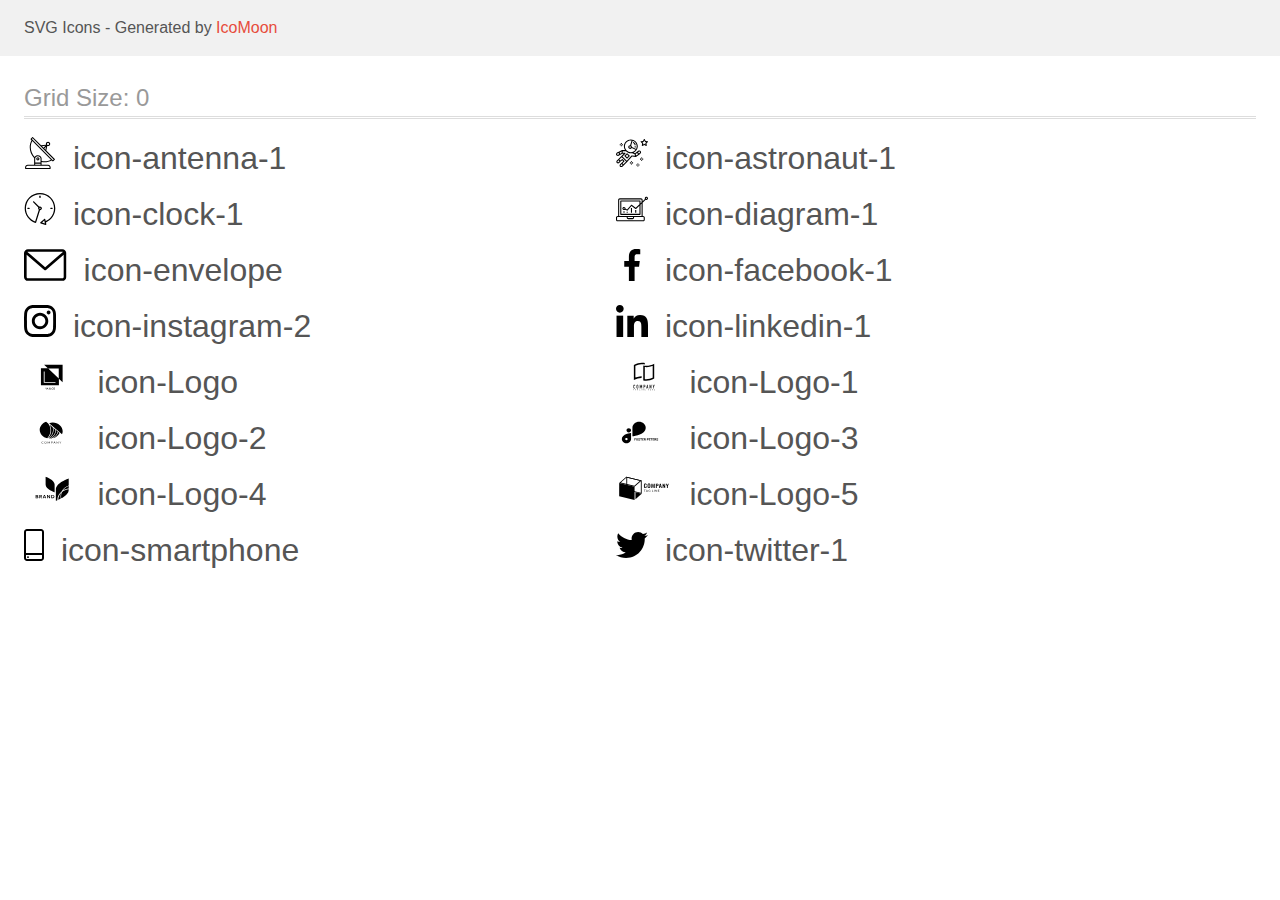
<file: images/icons/icomoon/demo.html>
<!doctype html>
<html>
<head>
    <title>IcoMoon - SVG Icons</title>
    <meta charset="utf-8">
    <meta name="viewport" content="width=device-width, initial-scale=1">
    <link rel="stylesheet" href="demo-files/demo.css">
    <link rel="stylesheet" href="style.css">
</head>
<body>
<svg aria-hidden="true" style="position: absolute; width: 0; height: 0; overflow: hidden;" version="1.1" xmlns="http://www.w3.org/2000/svg" xmlns:xlink="http://www.w3.org/1999/xlink">
<defs>
<symbol id="icon-antenna-1" viewBox="0 0 32 32">
<path d="M30.773 22.098l-8.443-8.505 0.937-4.615c0.242 0.094 0.499 0.144 0.758 0.146h0.006c1.192 0.014 2.17-0.941 2.184-2.133s-0.941-2.17-2.133-2.184c-1.192-0.014-2.17 0.941-2.184 2.133-0.003 0.255 0.039 0.509 0.125 0.749l-4.96 0.605-8.091-8.133c-0.099-0.101-0.235-0.159-0.377-0.16-0.14 0.001-0.274 0.056-0.373 0.155l-1.513 1.504c-0.208 0.208-0.208 0.546 0 0.754l0.814 0.826c-3.153 5.798-2.129 12.978 2.519 17.663 0.043 0.041 0.092 0.074 0.146 0.098-0.034 0.18-0.051 0.364-0.052 0.547v6.187h-6.4c-1.472 0.002-2.665 1.195-2.667 2.667v1.067c0 0.295 0.239 0.533 0.533 0.533h24.533c0.295 0 0.533-0.239 0.533-0.533v-1.067c-0.002-1.472-1.195-2.665-2.667-2.667h-6.4v-2.742c1.003 0.21 2.024 0.317 3.049 0.32 2.458-0.003 4.877-0.615 7.040-1.783l0.818 0.823c0.099 0.101 0.235 0.159 0.377 0.16 0.14-0.001 0.274-0.056 0.373-0.155l1.513-1.504c0.208-0.208 0.208-0.546 0-0.754zM23.28 6.233c0.418-0.415 1.093-0.414 1.508 0.004s0.414 1.093-0.004 1.508c-0.2 0.199-0.47 0.31-0.752 0.31h-0.003c-0.589-0.003-1.064-0.483-1.061-1.072 0.002-0.282 0.115-0.552 0.314-0.751h-0.002zM22.024 9.738l-0.598 2.946-1.175-1.182 1.774-1.763zM21.419 8.836l-1.92 1.909-1.485-1.493 3.405-0.415zM24.004 28.8c0.884 0 1.6 0.716 1.6 1.6v0.533h-23.467v-0.533c0-0.884 0.716-1.6 1.6-1.6h20.267zM16.537 26.667v1.067h-5.333v-1.067h5.333zM11.204 25.6v-4.053c0-1.294 1.196-2.347 2.667-2.347s2.667 1.053 2.667 2.347v4.053h-5.333zM17.604 23.904v-2.357c0-1.882-1.675-3.413-3.733-3.413-1.331-0.020-2.576 0.657-3.281 1.786-4.058-4.274-4.971-10.645-2.279-15.887l18.602 18.708c-2.872 1.461-6.165 1.873-9.309 1.163zM28.893 23.22l-21.057-21.181 0.755-0.752 7.935 7.98c0.004 0 0.006 0.007 0.010 0.010l13.115 13.191-0.757 0.752z"></path>
<path d="M13.876 20.267h-0.005c-0.884-0.001-1.601 0.714-1.602 1.598s0.714 1.601 1.598 1.602h0.005c0.884 0.001 1.601-0.714 1.602-1.598s-0.714-1.601-1.598-1.602zM14.249 22.245c-0.1 0.1-0.236 0.156-0.378 0.155-0.295-0.002-0.532-0.242-0.531-0.536 0.001-0.141 0.057-0.276 0.157-0.375s0.233-0.154 0.373-0.155c0.295 0.002 0.532 0.241 0.53 0.536-0.001 0.141-0.057 0.276-0.157 0.375h0.005z"></path>
</symbol>
<symbol id="icon-astronaut-1" viewBox="0 0 32 32">
<path d="M31.974 4.524c-0.063-0.193-0.229-0.333-0.43-0.363l-1.91-0.278-0.855-1.731c-0.179-0.365-0.777-0.365-0.956 0l-0.855 1.731-1.91 0.278c-0.201 0.029-0.367 0.17-0.431 0.363-0.062 0.193-0.011 0.405 0.135 0.547l1.383 1.348-0.326 1.903c-0.034 0.2 0.048 0.402 0.212 0.522 0.166 0.121 0.382 0.135 0.562 0.040l1.709-0.899 1.709 0.899c0.078 0.041 0.164 0.061 0.249 0.061 0.11 0 0.221-0.034 0.314-0.102 0.164-0.119 0.246-0.322 0.212-0.522l-0.326-1.903 1.383-1.348c0.145-0.142 0.197-0.354 0.135-0.547zM29.511 5.851c-0.125 0.122-0.183 0.299-0.153 0.472l0.191 1.114-1-0.526c-0.078-0.041-0.163-0.061-0.249-0.061s-0.17 0.020-0.249 0.061l-1.001 0.526 0.191-1.114c0.030-0.173-0.028-0.349-0.153-0.472l-0.81-0.789 1.119-0.163c0.174-0.025 0.324-0.134 0.402-0.292l0.5-1.013 0.5 1.013c0.078 0.157 0.228 0.267 0.402 0.292l1.119 0.163-0.809 0.789z"></path>
<path d="M26.134 20.522h-1.067v1.067h1.067v-1.067z"></path>
<path d="M26.134 22.656h-1.067v1.067h1.067v-1.067z"></path>
<path d="M27.2 21.589h-1.067v1.067h1.067v-1.067z"></path>
<path d="M25.067 21.589h-1.067v1.067h1.067v-1.067z"></path>
<path d="M22.4 26.389h-1.067v1.067h1.067v-1.067z"></path>
<path d="M22.4 28.522h-1.067v1.067h1.067v-1.067z"></path>
<path d="M23.467 27.456h-1.067v1.067h1.067v-1.067z"></path>
<path d="M21.333 27.456h-1.067v1.067h1.067v-1.067z"></path>
<path d="M16 24.256h-1.067v1.067h1.067v-1.067z"></path>
<path d="M16 26.389h-1.067v1.067h1.067v-1.067z"></path>
<path d="M17.067 25.322h-1.067v1.067h1.067v-1.067z"></path>
<path d="M14.933 25.322h-1.067v1.067h1.067v-1.067z"></path>
<path d="M5.867 6.122h-1.067v1.067h1.067v-1.067z"></path>
<path d="M5.867 8.255h-1.067v1.067h1.067v-1.067z"></path>
<path d="M6.933 7.189h-1.067v1.067h1.067v-1.067z"></path>
<path d="M4.8 7.189h-1.067v1.067h1.067v-1.067z"></path>
<path d="M24.715 14.159c-0.287-0.388-0.709-0.637-1.188-0.705-0.481-0.068-0.956 0.058-1.34 0.352l-1.252 0.96-1.898 1.417-1.358-0.541c2.421-1.086 4.114-3.508 4.114-6.32 0-3.823-3.123-6.933-6.961-6.933s-6.961 3.11-6.961 6.933c0 1.386 0.414 2.674 1.12 3.758l-2.764-0.024c-0.002 0-0.003 0-0.005 0-0.009 0-0.015 0.004-0.023 0.005-0.053 0.002-0.105 0.013-0.155 0.031-0.013 0.005-0.026 0.008-0.038 0.013-0.006 0.003-0.013 0.003-0.019 0.006l-3.233 1.596c-0.001 0-0.001 0-0.001 0.001l-1.893 0.911c-0.021 0.009-0.042 0.021-0.063 0.035-0.755 0.502-1.012 1.489-0.598 2.295 0.22 0.429 0.595 0.745 1.056 0.889 0.178 0.055 0.359 0.083 0.539 0.083 0.29 0 0.577-0.071 0.839-0.211l1.388-0.738 2.264-1.169 1.357-0.008-5.442 5.416c-0.001 0.001-0.001 0.001-0.002 0.001l-1.339 1.333c-0.316 0.315-0.49 0.732-0.49 1.178s0.174 0.863 0.49 1.179c0.325 0.323 0.752 0.485 1.179 0.485s0.854-0.162 1.18-0.485l1.314-1.309 1.741-1.3 0.901 0.897-1.762 1.754c-0 0.001-0.001 0.001-0.002 0.001l-1.339 1.333c-0.316 0.315-0.49 0.732-0.49 1.178s0.174 0.863 0.49 1.179c0.325 0.323 0.753 0.485 1.18 0.485s0.855-0.162 1.18-0.485l3.482-3.467c0.001-0.001 0.001-0.001 0.001-0.002l1.010-1-0.004-0.004c0.006-0.006 0.015-0.009 0.022-0.015l5.166-5.658 3.471 0.494c0.025 0.004 0.050 0.005 0.075 0.005 0.065 0 0.127-0.015 0.187-0.038 0.018-0.006 0.033-0.015 0.050-0.023 0.019-0.010 0.039-0.015 0.058-0.027l3.213-2.133c0.012-0.008 0.018-0.021 0.029-0.029 0.013-0.010 0.029-0.014 0.041-0.026l1.271-1.191c0.662-0.62 0.753-1.635 0.212-2.362zM2.13 17.77c-0.173 0.093-0.37 0.111-0.558 0.052-0.187-0.058-0.338-0.186-0.427-0.358-0.161-0.314-0.068-0.695 0.214-0.902l1.314-0.632 0.449 1.312-0.992 0.528zM5.628 15.942l-1.548 0.8-0.439-1.283 2.027-1.001-0.040 1.484zM20.727 9.322c0 0.918-0.219 1.785-0.599 2.559l-4.181-1.899c-0.044-0.573-0.341-1.075-0.788-1.388l1.464-4.86c2.378 0.756 4.105 2.974 4.105 5.588zM8.938 9.322c0-3.235 2.644-5.867 5.894-5.867 0.253 0 0.5 0.021 0.745 0.052l-1.432 4.754c-0.019-0.001-0.037-0.006-0.057-0.006-1.033 0-1.873 0.837-1.873 1.867s0.84 1.867 1.873 1.867c0.694 0 1.294-0.383 1.618-0.945l3.862 1.755c-1.075 1.446-2.795 2.39-4.737 2.39-3.25 0-5.894-2.632-5.894-5.867zM14.894 10.122c0 0.441-0.362 0.8-0.806 0.8s-0.806-0.359-0.806-0.8c0-0.441 0.362-0.8 0.806-0.8s0.806 0.359 0.806 0.8zM2.465 25.146c-0.236 0.234-0.619 0.234-0.854 0.001-0.114-0.114-0.176-0.263-0.176-0.423s0.062-0.309 0.176-0.421l0.962-0.958 0.851 0.848-0.959 0.955zM5.679 28.88c-0.236 0.234-0.619 0.235-0.855 0.001-0.114-0.114-0.176-0.263-0.176-0.423s0.062-0.309 0.176-0.421l0.963-0.959 0.852 0.848-0.96 0.955zM9.16 25.411c-0.001 0-0.001 0-0.002 0.001l-1.765 1.76-0.852-0.848 1.763-1.755c0 0 0 0 0-0s0.001-0.001 0.002-0.001c0.040-0.040 0.065-0.088 0.090-0.135 0.007-0.014 0.020-0.026 0.026-0.040 0.017-0.041 0.019-0.085 0.026-0.129 0.003-0.025 0.014-0.047 0.014-0.073 0-0.036-0.013-0.070-0.020-0.106-0.006-0.032-0.006-0.065-0.019-0.095-0.020-0.050-0.055-0.094-0.091-0.138-0.010-0.012-0.014-0.027-0.025-0.038 0 0 0 0-0.001 0s-0.001-0.002-0.001-0.002l-1.607-1.6c-0.017-0.017-0.039-0.024-0.058-0.038-0.028-0.022-0.055-0.042-0.087-0.058-0.030-0.015-0.061-0.024-0.093-0.033-0.034-0.010-0.067-0.017-0.103-0.020-0.033-0.002-0.063 0.001-0.095 0.005-0.036 0.004-0.069 0.009-0.104 0.020-0.034 0.011-0.063 0.027-0.094 0.045-0.020 0.011-0.042 0.015-0.061 0.029l-1.773 1.324-0.901-0.897 2.399-2.386 4.361 4.289-0.928 0.919zM15.979 18.394c-0.015-0.002-0.030 0.004-0.045 0.003-0.039-0.002-0.076 0.001-0.115 0.007-0.030 0.005-0.059 0.011-0.088 0.021-0.034 0.012-0.065 0.028-0.097 0.047-0.030 0.018-0.057 0.037-0.083 0.061-0.013 0.011-0.028 0.017-0.040 0.029l-4.698 5.146-4.328-4.257 2.833-2.818c0.209-0.208 0.21-0.546 0.002-0.755-0.105-0.105-0.243-0.157-0.381-0.156v-0.001l-2.219 0.013 0.028-1.607 3.104 0.027c1.265 1.294 3.029 2.101 4.981 2.101 0.437 0 0.864-0.045 1.279-0.123 0.040 0.032 0.079 0.065 0.13 0.085l2.41 0.96 0.331 1.644-3.003-0.427zM20.020 18.572l-0.313-1.558 1.446-1.080 0.947 1.257-2.080 1.381zM23.774 15.741l-0.838 0.785-0.931-1.236 0.831-0.637c0.155-0.119 0.351-0.168 0.543-0.143 0.193 0.027 0.364 0.128 0.48 0.284 0.217 0.292 0.18 0.699-0.085 0.947z"></path>
<path d="M13.602 18.544l-2.143-2.133c-0.207-0.207-0.545-0.207-0.753 0l-2.142 2.133c-0.1 0.101-0.157 0.236-0.157 0.378s0.056 0.278 0.157 0.378l2.142 2.133c0.104 0.103 0.241 0.155 0.377 0.155s0.273-0.052 0.376-0.155l2.143-2.133c0.1-0.1 0.157-0.236 0.157-0.378s-0.057-0.278-0.157-0.378zM11.083 20.303l-1.387-1.381 1.387-1.381 1.387 1.381-1.387 1.381z"></path>
<path d="M17.164 5.071l-0.258 1.036c0.071 0.018 1.738 0.452 1.738 2.149h1.067c-0-2.017-1.666-2.965-2.547-3.185z"></path>
<path d="M19.711 9.322h-1.067v1.067h1.067v-1.067z"></path>
</symbol>
<symbol id="icon-clock-1" viewBox="0 0 32 32">
<path d="M31.297 15.301c-0.002-8.452-6.855-15.303-15.308-15.301s-15.303 6.855-15.301 15.308c0.001 6.658 4.307 12.551 10.649 14.576 0.061 0.019 0.124 0.029 0.187 0.029 0.121-0 0.239-0.032 0.342-0.094 0.135-0.080 0.236-0.207 0.283-0.356l3.865-12.25c1.057-0.005 1.909-0.866 1.903-1.923s-0.866-1.909-1.923-1.903c-0.284 0.001-0.565 0.067-0.82 0.191l-5.106-5.107c-0.253-0.245-0.657-0.238-0.902 0.016-0.239 0.247-0.239 0.639 0 0.886l5.103 5.109c-0.392 0.799-0.168 1.764 0.536 2.309l-3.683 11.673c-7.278-2.681-11.004-10.754-8.323-18.032s10.754-11.004 18.032-8.323 11.004 10.754 8.323 18.032c-1.31 3.556-4.001 6.431-7.462 7.973l-0.398-1.874c-0.073-0.344-0.411-0.565-0.756-0.492-0.109 0.023-0.209 0.074-0.292 0.148l-3.837 3.426c-0.263 0.234-0.287 0.637-0.052 0.9 0.076 0.085 0.174 0.149 0.283 0.184l4.899 1.563c0.335 0.108 0.694-0.077 0.802-0.412 0.034-0.106 0.040-0.219 0.017-0.328l-0.391-1.839c5.664-2.388 9.342-7.942 9.329-14.089zM15.992 14.664c0.352 0 0.638 0.286 0.638 0.638s-0.286 0.638-0.638 0.638c-0.352 0-0.638-0.285-0.638-0.638s0.285-0.638 0.638-0.638zM18.093 29.528l2.184-1.948 0.603 2.84-2.787-0.892z"></path>
<path d="M15.354 3.185v1.275c0 0.352 0.285 0.638 0.638 0.638s0.638-0.285 0.638-0.638v-1.275c0-0.352-0.286-0.638-0.638-0.638s-0.638 0.286-0.638 0.638z"></path>
<path d="M3.876 14.664c-0.352 0-0.638 0.286-0.638 0.638s0.285 0.638 0.638 0.638h1.275c0.352 0 0.638-0.285 0.638-0.638s-0.285-0.638-0.638-0.638h-1.275z"></path>
<path d="M28.108 15.939c0.352 0 0.638-0.285 0.638-0.638s-0.285-0.638-0.638-0.638h-1.275c-0.352 0-0.638 0.286-0.638 0.638s0.286 0.638 0.638 0.638h1.275z"></path>
</symbol>
<symbol id="icon-diagram-1" viewBox="0 0 32 32">
<path d="M14.926 14.965h1.066v4.798h-1.066v-4.797z"></path>
<path d="M19.19 17.097h1.066v2.665h-1.066v-2.665z"></path>
<path d="M10.661 18.696h1.066v1.066h-1.066v-1.066z"></path>
<path d="M7.463 18.163h1.066v1.599h-1.066v-1.599z"></path>
<path d="M1.599 28.291h25.587c0.883 0 1.599-0.716 1.599-1.599v-2.132c0-0.883-0.716-1.599-1.599-1.599h-0.533v-13.293l3.028-2.868c0.703 0.346 1.553 0.136 2.013-0.499s0.396-1.508-0.152-2.068-1.42-0.644-2.065-0.198c-0.644 0.446-0.873 1.292-0.542 2.002l-2.281 2.163v-1.23c0-0.883-0.716-1.599-1.599-1.599h-21.322c-0.883 0-1.599 0.716-1.599 1.599v15.992h-0.533c-0.883 0-1.599 0.716-1.599 1.599v2.132c0 0.883 0.716 1.599 1.599 1.599zM30.384 4.837c0.294 0 0.533 0.239 0.533 0.533s-0.239 0.533-0.533 0.533c-0.294 0-0.533-0.239-0.533-0.533s0.239-0.533 0.533-0.533zM3.198 6.969c0-0.294 0.239-0.533 0.533-0.533h21.322c0.294 0 0.533 0.239 0.533 0.533v2.239l-1.066 1.013v-2.186c0-0.294-0.239-0.533-0.533-0.533h-19.19c-0.294 0-0.533 0.239-0.533 0.533v13.326c0 0.294 0.239 0.533 0.533 0.533h19.19c0.294 0 0.533-0.239 0.533-0.533v-9.674l1.066-1.010v12.284h-22.388v-15.992zM7.996 13.899c-0.721-0.002-1.354 0.478-1.546 1.174s0.105 1.433 0.725 1.801c0.62 0.368 1.41 0.276 1.928-0.226l1.853 0.93c0.215 0.108 0.476 0.057 0.636-0.123l3.939-4.431 3.872 2.901c0.208 0.156 0.498 0.139 0.686-0.039l3.365-3.188v8.131h-18.124v-12.26h18.124v2.66l-3.771 3.572-3.904-2.927c-0.222-0.166-0.534-0.135-0.718 0.072l-3.993 4.493-1.493-0.746c0.011-0.064 0.018-0.129 0.020-0.193 0-0.883-0.716-1.599-1.599-1.599zM8.529 15.498c0 0.294-0.239 0.533-0.533 0.533s-0.533-0.239-0.533-0.533c0-0.294 0.239-0.533 0.533-0.533s0.533 0.239 0.533 0.533zM11.727 24.027h5.331v0.533c0 0.294-0.239 0.533-0.533 0.533h-4.264c-0.294 0-0.533-0.239-0.533-0.533v-0.533zM1.066 24.56c0-0.294 0.239-0.533 0.533-0.533h9.062v0.533c0 0.883 0.716 1.599 1.599 1.599h4.264c0.883 0 1.599-0.716 1.599-1.599v-0.533h9.062c0.294 0 0.533 0.239 0.533 0.533v2.132c0 0.294-0.239 0.533-0.533 0.533h-25.587c-0.294 0-0.533-0.239-0.533-0.533v-2.132z"></path>
</symbol>
<symbol id="icon-envelope" viewBox="0 0 43 32">
<path d="M38.667 0h-34.667c-2.206 0-4 1.794-4 4v24c0 2.206 1.794 4 4 4h34.667c2.206 0 4-1.794 4-4v-24c0-2.206-1.794-4-4-4zM38.667 2.667c0.181 0 0.353 0.038 0.511 0.103l-17.844 15.466-17.844-15.466c0.158-0.066 0.33-0.103 0.511-0.103h34.667zM38.667 29.333h-34.667c-0.736 0-1.333-0.598-1.333-1.333v-22.413l17.793 15.421c0.251 0.217 0.563 0.326 0.874 0.326s0.622-0.108 0.874-0.326l17.793-15.421v22.413c0 0.736-0.598 1.333-1.333 1.333z"></path>
</symbol>
<symbol id="icon-facebook-1" viewBox="0 0 32 32">
<path d="M21.329 5.313h2.921v-5.088c-0.504-0.069-2.237-0.225-4.256-0.225-4.212 0-7.097 2.649-7.097 7.519v4.481h-4.648v5.688h4.648v14.312h5.699v-14.311h4.46l0.708-5.688h-5.169v-3.919c0.001-1.644 0.444-2.769 2.735-2.769z"></path>
</symbol>
<symbol id="icon-instagram-2" viewBox="0 0 32 32">
<path d="M31.969 9.408c-0.075-1.7-0.35-2.869-0.744-3.882-0.406-1.075-1.032-2.038-1.851-2.838-0.8-0.813-1.769-1.444-2.832-1.844-1.019-0.394-2.182-0.669-3.882-0.744-1.713-0.081-2.257-0.1-6.601-0.1s-4.888 0.019-6.595 0.094c-1.7 0.075-2.869 0.35-3.882 0.744-1.075 0.406-2.038 1.031-2.838 1.85-0.813 0.8-1.444 1.769-1.844 2.832-0.394 1.019-0.669 2.182-0.744 3.882-0.081 1.713-0.1 2.257-0.1 6.601s0.019 4.888 0.094 6.595c0.075 1.7 0.35 2.869 0.744 3.882 0.406 1.075 1.038 2.038 1.85 2.838 0.8 0.813 1.769 1.444 2.832 1.844 1.019 0.394 2.182 0.669 3.882 0.744 1.706 0.075 2.25 0.094 6.595 0.094s4.888-0.019 6.595-0.094c1.7-0.075 2.869-0.35 3.882-0.744 2.151-0.832 3.851-2.532 4.682-4.682 0.394-1.019 0.669-2.182 0.744-3.882 0.075-1.707 0.094-2.251 0.094-6.595s-0.006-4.888-0.081-6.595zM29.087 22.473c-0.069 1.563-0.331 2.407-0.55 2.969-0.538 1.394-1.644 2.5-3.038 3.038-0.563 0.219-1.413 0.481-2.969 0.55-1.688 0.075-2.194 0.094-6.464 0.094s-4.782-0.019-6.464-0.094c-1.563-0.069-2.407-0.331-2.969-0.55-0.694-0.256-1.325-0.663-1.838-1.194-0.531-0.519-0.938-1.144-1.194-1.838-0.219-0.563-0.481-1.413-0.55-2.969-0.075-1.688-0.094-2.194-0.094-6.464s0.019-4.782 0.094-6.464c0.069-1.563 0.331-2.407 0.55-2.969 0.256-0.694 0.663-1.325 1.2-1.838 0.519-0.531 1.144-0.938 1.838-1.194 0.563-0.219 1.413-0.481 2.969-0.55 1.688-0.075 2.194-0.094 6.464-0.094 4.276 0 4.782 0.019 6.464 0.094 1.563 0.069 2.407 0.331 2.969 0.55 0.694 0.256 1.325 0.662 1.838 1.194 0.531 0.519 0.938 1.144 1.194 1.838 0.219 0.563 0.481 1.413 0.55 2.969 0.075 1.688 0.094 2.194 0.094 6.464s-0.019 4.77-0.094 6.458z"></path>
<path d="M16.059 7.783c-4.538 0-8.22 3.682-8.22 8.22s3.682 8.22 8.22 8.22c4.539 0 8.22-3.682 8.22-8.22s-3.682-8.22-8.22-8.22zM16.059 21.335c-2.944 0-5.332-2.388-5.332-5.332s2.388-5.332 5.332-5.332c2.944 0 5.332 2.388 5.332 5.332s-2.388 5.332-5.332 5.332z"></path>
<path d="M26.524 7.458c0 1.060-0.859 1.919-1.919 1.919s-1.919-0.859-1.919-1.919c0-1.060 0.859-1.919 1.919-1.919s1.919 0.859 1.919 1.919z"></path>
</symbol>
<symbol id="icon-linkedin-1" viewBox="0 0 32 32">
<path d="M31.992 32v-0.001h0.008v-11.736c0-5.741-1.236-10.164-7.948-10.164-3.227 0-5.392 1.771-6.276 3.449h-0.093v-2.913h-6.364v21.364h6.627v-10.579c0-2.785 0.528-5.479 3.977-5.479 3.399 0 3.449 3.179 3.449 5.657v10.401h6.62z"></path>
<path d="M0.528 10.636h6.635v21.364h-6.635v-21.364z"></path>
<path d="M3.843 0c-2.121 0-3.843 1.721-3.843 3.843s1.721 3.879 3.843 3.879c2.121 0 3.843-1.757 3.843-3.879-0.001-2.121-1.723-3.843-3.843-3.843v0z"></path>
</symbol>
<symbol id="icon-Logo" viewBox="0 0 57 32">
<path d="M20.267 3.733l3.738 3.538-6.938-0.004v17.166h18.133v-6.564l3.733 3.534v-17.671h-18.667zM35.036 17.455l-10.597-10.032h10.597v10.032zM31.746 21.923h-11.81v-11.545h0.835v10.764h10.975v0.782zM22.725 26.72l-0.436 0.898-0.436-0.898h-0.366l0.637 1.198v0.698h0.331v-0.698l0.635-1.198h-0.365zM23.273 28.615l0.154-0.441h0.734l0.155 0.441h0.344l-0.717-1.896h-0.296l-0.716 1.896h0.342zM23.794 27.122l0.275 0.786h-0.549l0.275-0.786zM25.531 27.863c-0.048 0.073-0.072 0.153-0.072 0.241 0 0.16 0.056 0.29 0.168 0.389s0.263 0.148 0.451 0.148 0.349-0.051 0.484-0.152l0.107 0.126h0.367l-0.279-0.329c0.109-0.149 0.164-0.341 0.164-0.574h-0.275c0 0.128-0.026 0.243-0.079 0.348l-0.366-0.432 0.129-0.094c0.091-0.066 0.157-0.132 0.197-0.198s0.060-0.14 0.060-0.219c0-0.12-0.044-0.22-0.133-0.301s-0.201-0.122-0.339-0.122c-0.153 0-0.274 0.043-0.365 0.13s-0.135 0.203-0.135 0.352c0 0.061 0.014 0.124 0.043 0.189s0.081 0.144 0.155 0.237c-0.141 0.101-0.235 0.188-0.283 0.262zM26.386 28.282c-0.093 0.071-0.193 0.107-0.299 0.107-0.095 0-0.17-0.027-0.227-0.082s-0.085-0.126-0.085-0.214c0-0.102 0.052-0.192 0.156-0.271l0.040-0.029 0.414 0.488zM26.046 27.442c-0.089-0.11-0.134-0.202-0.134-0.275 0-0.063 0.018-0.116 0.055-0.158s0.085-0.063 0.147-0.063c0.057 0 0.105 0.018 0.142 0.053s0.056 0.077 0.056 0.126c0 0.075-0.027 0.136-0.081 0.184l-0.040 0.033-0.145 0.099zM29.132 28.472c0.13-0.114 0.205-0.272 0.224-0.474h-0.328c-0.017 0.135-0.059 0.232-0.124 0.29s-0.162 0.087-0.292 0.087c-0.142 0-0.249-0.054-0.323-0.161s-0.109-0.264-0.109-0.469v-0.168c0.002-0.202 0.041-0.355 0.117-0.46s0.188-0.158 0.331-0.158c0.123 0 0.217 0.030 0.28 0.091s0.104 0.158 0.12 0.294h0.328c-0.021-0.207-0.095-0.368-0.223-0.482s-0.296-0.171-0.505-0.171c-0.155 0-0.293 0.037-0.411 0.111s-0.209 0.179-0.272 0.315c-0.063 0.136-0.095 0.294-0.095 0.473v0.177c0.003 0.174 0.035 0.328 0.098 0.46s0.151 0.234 0.266 0.306c0.115 0.071 0.249 0.107 0.4 0.107 0.216 0 0.389-0.056 0.52-0.169zM31.068 28.206c0.064-0.141 0.096-0.304 0.096-0.49v-0.105c-0.001-0.185-0.034-0.347-0.099-0.486s-0.158-0.247-0.277-0.32c-0.119-0.075-0.256-0.112-0.41-0.112s-0.292 0.038-0.411 0.113c-0.119 0.075-0.211 0.183-0.277 0.324s-0.098 0.305-0.098 0.49v0.107c0.001 0.181 0.034 0.342 0.099 0.48s0.159 0.246 0.279 0.322c0.121 0.075 0.258 0.112 0.411 0.112 0.155 0 0.293-0.037 0.411-0.112s0.212-0.183 0.276-0.323zM30.716 27.135c0.080 0.112 0.12 0.273 0.12 0.483v0.099c0 0.214-0.040 0.376-0.119 0.487s-0.19 0.167-0.336 0.167c-0.144 0-0.257-0.057-0.339-0.171s-0.121-0.275-0.121-0.483v-0.109c0.002-0.204 0.043-0.362 0.122-0.473s0.192-0.168 0.335-0.168c0.146 0 0.258 0.056 0.337 0.168z"></path>
</symbol>
<symbol id="icon-Logo-1" viewBox="0 0 57 32">
<path d="M26.727 3.165h-0.073c-0.112-0.007-0.224-0.010-0.336-0.012v0h-0.243c-0.212 0-0.428 0.005-0.642 0.016-0.016-0.001-0.032-0.001-0.049 0-1.944 0.11-3.848 0.596-5.609 1.431l-0.231 0.111v11.809l0.54-0.183c0.474-0.163 0.978-0.309 1.5-0.445 1.411-0.362 2.861-0.555 4.317-0.574v1.551c-0.193 0.001-0.38 0.007-0.568 0.016h-0.045c-1.121 0.061-2.233 0.232-3.322 0.51-1.378 0.345-2.708 0.863-3.957 1.542v-15.145c1.298-0.757 2.695-1.325 4.151-1.688 1.278-0.33 2.593-0.5 3.913-0.504h0.228c0.273 0.007 0.538 0.019 0.788 0.038 0.658 0.046 1.31 0.15 1.95 0.311v1.527c-0.621-0.145-1.253-0.24-1.889-0.285-0.013-0.001-0.026-0.002-0.039-0.003-0.132-0.011-0.263-0.022-0.386-0.022zM29.415 4.726c0.339 0.026 0.689 0.038 1.044 0.038 1.388-0.005 2.769-0.182 4.114-0.528 1.378-0.346 2.706-0.865 3.956-1.543v14.875c-1.298 0.756-2.696 1.325-4.153 1.688-1.279 0.329-2.593 0.498-3.913 0.503-1 0.008-1.997-0.11-2.968-0.35v-14.971c0.229 0.053 0.465 0.102 0.706 0.142 0.394 0.066 0.81 0.115 1.214 0.145zM36.985 4.841l-0.54 0.182c-0.497 0.167-0.997 0.316-1.5 0.449-1.465 0.377-2.971 0.57-4.483 0.575-0.352 0-0.676-0.010-0.989-0.030l-0.43-0.028v12.148l0.37 0.033c0.343 0.030 0.696 0.045 1.052 0.045 1.191-0.005 2.377-0.159 3.531-0.457 0.95-0.238 1.874-0.57 2.759-0.991l0.231-0.111v-11.813z"></path>
<path d="M19.060 24.113c-0.078-0.080-0.171-0.144-0.274-0.186s-0.214-0.061-0.326-0.057c-0.119-0.002-0.237 0.021-0.347 0.065-0.101 0.040-0.193 0.101-0.27 0.178s-0.135 0.17-0.174 0.271c-0.042 0.107-0.063 0.22-0.062 0.335v2.023c-0.005 0.143 0.022 0.284 0.080 0.415 0.048 0.104 0.117 0.196 0.202 0.271 0.081 0.068 0.176 0.117 0.278 0.144 0.098 0.028 0.2 0.042 0.302 0.042 0.113 0.001 0.224-0.023 0.326-0.070 0.101-0.044 0.193-0.108 0.27-0.187 0.075-0.079 0.135-0.171 0.177-0.271 0.043-0.102 0.065-0.212 0.065-0.323v-0.226h-0.529v0.18c0.002 0.062-0.009 0.123-0.031 0.18-0.017 0.043-0.043 0.082-0.077 0.114-0.033 0.026-0.070 0.046-0.111 0.058-0.036 0.012-0.073 0.018-0.111 0.019-0.047 0.006-0.095-0.002-0.139-0.021s-0.081-0.049-0.11-0.088c-0.050-0.081-0.074-0.176-0.070-0.271v-1.887c-0.003-0.105 0.019-0.208 0.065-0.302 0.027-0.043 0.066-0.077 0.112-0.098s0.097-0.030 0.147-0.024c0.046-0.002 0.091 0.008 0.132 0.028s0.077 0.049 0.104 0.086c0.059 0.078 0.090 0.173 0.088 0.271v0.175h0.524v-0.206c0.001-0.121-0.021-0.241-0.065-0.354-0.039-0.106-0.099-0.203-0.177-0.285z"></path>
<path d="M22.202 24.090c-0.169-0.142-0.381-0.221-0.602-0.222-0.108 0-0.215 0.020-0.316 0.057-0.103 0.037-0.198 0.093-0.279 0.165-0.088 0.079-0.158 0.175-0.205 0.283-0.053 0.124-0.079 0.257-0.077 0.392v1.941c-0.004 0.137 0.023 0.272 0.077 0.397 0.048 0.104 0.118 0.197 0.205 0.271 0.081 0.075 0.176 0.133 0.279 0.171 0.101 0.037 0.208 0.056 0.316 0.057s0.215-0.020 0.316-0.057c0.105-0.038 0.202-0.096 0.286-0.171 0.084-0.076 0.152-0.168 0.2-0.271 0.054-0.125 0.081-0.261 0.077-0.397v-1.941c0.003-0.135-0.024-0.268-0.077-0.392-0.047-0.107-0.115-0.203-0.2-0.283zM21.955 26.706c0.004 0.052-0.003 0.104-0.021 0.152s-0.047 0.092-0.084 0.128c-0.070 0.059-0.158 0.091-0.249 0.091s-0.179-0.032-0.249-0.091c-0.037-0.036-0.066-0.080-0.084-0.128s-0.025-0.101-0.021-0.152v-1.941c-0.004-0.052 0.003-0.104 0.021-0.152s0.047-0.092 0.084-0.128c0.070-0.059 0.158-0.091 0.249-0.091s0.179 0.032 0.249 0.091c0.037 0.036 0.066 0.080 0.084 0.128s0.025 0.101 0.021 0.152v1.941z"></path>
<path d="M26.329 27.573v-3.674h-0.509l-0.668 1.945h-0.009l-0.673-1.945h-0.503v3.674h0.525v-2.235h0.009l0.514 1.58h0.262l0.518-1.58h0.009v2.235h0.525z"></path>
<path d="M29.311 24.157c-0.081-0.091-0.183-0.16-0.297-0.201-0.123-0.040-0.251-0.059-0.38-0.057h-0.78v3.674h0.523v-1.435h0.27c0.163 0.007 0.326-0.027 0.472-0.1 0.119-0.066 0.218-0.163 0.287-0.281 0.061-0.098 0.101-0.206 0.12-0.32 0.021-0.138 0.030-0.278 0.028-0.418 0.005-0.176-0.012-0.353-0.051-0.525-0.035-0.127-0.101-0.243-0.193-0.338zM29.041 25.277c-0.002 0.067-0.019 0.132-0.049 0.191-0.030 0.056-0.077 0.102-0.135 0.129-0.078 0.035-0.162 0.050-0.247 0.046h-0.239v-1.249h0.27c0.081-0.004 0.162 0.012 0.236 0.046 0.054 0.031 0.097 0.079 0.123 0.136 0.029 0.065 0.044 0.134 0.046 0.205 0 0.077 0 0.159 0 0.244s0.005 0.174 0 0.252h-0.005z"></path>
<path d="M31.791 23.899h-0.429l-0.809 3.674h0.523l0.154-0.789h0.714l0.154 0.789h0.524l-0.83-3.674zM31.308 26.283l0.258-1.332h0.009l0.256 1.332h-0.524z"></path>
<path d="M35.173 26.112h-0.009l-0.791-2.213h-0.503v3.674h0.523v-2.209h0.011l0.8 2.209h0.492v-3.674h-0.523v2.213z"></path>
<path d="M38.372 23.899l-0.421 1.461h-0.011l-0.421-1.461h-0.554l0.719 2.121v1.553h0.524v-1.553l0.719-2.121h-0.554z"></path>
<path d="M17.6 28.61h0.252v0.708h0.171v-0.708h0.251v-0.145h-0.675v0.145z"></path>
<path d="M19.721 28.465l-0.331 0.853h0.182l0.070-0.194h0.34l0.073 0.194h0.186l-0.339-0.853h-0.182zM19.694 28.981l0.116-0.316 0.116 0.316h-0.232z"></path>
<path d="M21.818 29.004h0.197v0.11c-0.058 0.046-0.129 0.071-0.202 0.072-0.034 0.002-0.069-0.004-0.1-0.019s-0.059-0.036-0.081-0.063c-0.045-0.065-0.068-0.143-0.063-0.222 0-0.19 0.082-0.285 0.246-0.285 0.043-0.004 0.086 0.007 0.121 0.032s0.061 0.062 0.072 0.104l0.169-0.033c-0.036-0.167-0.156-0.251-0.362-0.251-0.11-0.003-0.216 0.036-0.298 0.11-0.043 0.042-0.076 0.094-0.097 0.15s-0.030 0.117-0.025 0.178c-0.005 0.117 0.034 0.231 0.109 0.32 0.042 0.043 0.092 0.077 0.148 0.098s0.116 0.031 0.176 0.027c0.134 0.004 0.263-0.045 0.362-0.136v-0.336h-0.37v0.144z"></path>
<path d="M23.959 28.465h-0.173v0.853h0.598v-0.145h-0.425v-0.708z"></path>
<path d="M25.769 28.465h-0.173v0.853h0.173v-0.853z"></path>
<path d="M27.539 29.035l-0.349-0.57h-0.167v0.853h0.161v-0.557l0.343 0.557h0.171v-0.853h-0.158v0.57z"></path>
<path d="M29.14 28.943h0.425v-0.145h-0.425v-0.187h0.457v-0.145h-0.63v0.853h0.648v-0.145h-0.475v-0.231z"></path>
<path d="M33.020 28.802h-0.336v-0.336h-0.171v0.853h0.171v-0.373h0.336v0.373h0.171v-0.853h-0.171v0.336z"></path>
<path d="M34.629 28.943h0.426v-0.145h-0.426v-0.187h0.459v-0.145h-0.63v0.853h0.646v-0.145h-0.475v-0.231z"></path>
<path d="M36.812 28.943c0.148-0.023 0.224-0.102 0.224-0.237 0.004-0.036-0.001-0.073-0.016-0.106s-0.038-0.062-0.068-0.083c-0.077-0.039-0.163-0.056-0.25-0.050h-0.362v0.853h0.171v-0.357h0.034c0.037-0.002 0.073 0.004 0.107 0.019 0.025 0.015 0.046 0.037 0.061 0.062l0.186 0.271h0.205l-0.104-0.167c-0.046-0.082-0.111-0.153-0.189-0.205zM36.64 28.825h-0.127v-0.214h0.135c0.059-0.005 0.118 0.002 0.174 0.020 0.012 0.011 0.022 0.025 0.029 0.040s0.009 0.032 0.009 0.049c-0.001 0.017-0.005 0.033-0.013 0.048s-0.019 0.027-0.032 0.037c-0.056 0.017-0.115 0.024-0.174 0.020z"></path>
<path d="M38.458 28.943h0.425v-0.145h-0.425v-0.187h0.459v-0.145h-0.631v0.853h0.648v-0.145h-0.475v-0.231z"></path>
</symbol>
<symbol id="icon-Logo-2" viewBox="0 0 57 32">
<path d="M19.417 26.187c0.008 0 0.017 0.002 0.025 0.005s0.015 0.007 0.020 0.013l0.116 0.111c-0.090 0.090-0.202 0.162-0.327 0.211-0.147 0.053-0.305 0.079-0.464 0.076-0.149 0.003-0.298-0.021-0.436-0.071-0.125-0.045-0.237-0.113-0.329-0.2-0.094-0.089-0.166-0.194-0.212-0.308-0.051-0.127-0.076-0.261-0.074-0.396-0.002-0.135 0.025-0.27 0.080-0.397 0.051-0.115 0.127-0.22 0.225-0.308 0.099-0.087 0.218-0.155 0.349-0.201 0.143-0.048 0.296-0.072 0.449-0.071 0.143-0.003 0.285 0.019 0.417 0.064 0.115 0.043 0.221 0.104 0.313 0.178l-0.097 0.119c-0.007 0.008-0.015 0.016-0.025 0.021-0.012 0.007-0.025 0.010-0.039 0.009-0.015-0.001-0.030-0.005-0.042-0.013l-0.052-0.032-0.073-0.040c-0.031-0.015-0.064-0.028-0.097-0.039-0.043-0.013-0.087-0.024-0.132-0.032-0.057-0.009-0.115-0.013-0.173-0.013-0.111-0.001-0.22 0.017-0.323 0.053-0.096 0.034-0.182 0.084-0.253 0.149-0.073 0.069-0.128 0.15-0.164 0.238-0.041 0.101-0.061 0.207-0.060 0.313-0.002 0.108 0.018 0.216 0.060 0.318 0.035 0.087 0.090 0.167 0.161 0.236 0.067 0.064 0.149 0.114 0.241 0.147 0.095 0.034 0.197 0.051 0.3 0.050 0.059 0.001 0.119-0.003 0.177-0.010 0.096-0.010 0.188-0.039 0.269-0.085 0.041-0.023 0.079-0.049 0.115-0.078 0.015-0.012 0.035-0.020 0.055-0.020z"></path>
<path d="M22.776 25.629c0.002 0.134-0.025 0.267-0.078 0.393-0.047 0.114-0.122 0.218-0.219 0.305s-0.214 0.155-0.344 0.2c-0.285 0.094-0.599 0.094-0.884 0-0.129-0.046-0.245-0.114-0.342-0.201-0.097-0.089-0.172-0.194-0.221-0.308-0.105-0.255-0.105-0.533 0-0.787 0.050-0.115 0.125-0.22 0.221-0.31 0.097-0.084 0.214-0.15 0.342-0.193 0.284-0.096 0.6-0.096 0.884 0 0.129 0.046 0.246 0.114 0.343 0.201 0.096 0.088 0.17 0.191 0.22 0.304 0.054 0.127 0.080 0.261 0.078 0.395zM22.47 25.629c0.002-0.107-0.016-0.214-0.055-0.316-0.033-0.087-0.086-0.168-0.156-0.236-0.068-0.065-0.152-0.116-0.246-0.149-0.207-0.069-0.436-0.069-0.643 0-0.094 0.033-0.178 0.084-0.246 0.149-0.071 0.068-0.125 0.149-0.157 0.236-0.074 0.206-0.074 0.426 0 0.632 0.033 0.087 0.086 0.168 0.157 0.236 0.068 0.065 0.152 0.115 0.246 0.148 0.207 0.067 0.435 0.067 0.643 0 0.093-0.033 0.177-0.083 0.246-0.148 0.070-0.069 0.123-0.149 0.156-0.236 0.039-0.102 0.058-0.209 0.055-0.316z"></path>
<path d="M25.067 25.96l0.030 0.071c0.012-0.025 0.022-0.048 0.033-0.071 0.011-0.024 0.024-0.047 0.038-0.070l0.743-1.174c0.015-0.020 0.028-0.033 0.042-0.037 0.020-0.005 0.040-0.007 0.061-0.006h0.22v1.909h-0.26v-1.404c0-0.018 0-0.038 0-0.059-0.001-0.022-0.001-0.044 0-0.066l-0.747 1.19c-0.009 0.018-0.025 0.033-0.044 0.043s-0.041 0.016-0.064 0.016h-0.042c-0.023 0-0.045-0.005-0.064-0.016s-0.034-0.026-0.044-0.044l-0.769-1.198c0 0.023 0 0.046 0 0.068s0 0.043 0 0.061v1.404h-0.252v-1.905h0.22c0.021-0.001 0.041 0.001 0.061 0.006 0.018 0.008 0.032 0.021 0.041 0.037l0.759 1.175c0.015 0.022 0.028 0.045 0.038 0.068z"></path>
<path d="M27.864 25.865v0.715h-0.291v-1.906h0.649c0.122-0.002 0.244 0.012 0.362 0.042 0.094 0.023 0.181 0.064 0.256 0.119 0.065 0.052 0.114 0.116 0.145 0.187 0.034 0.078 0.051 0.161 0.049 0.244 0.001 0.084-0.017 0.167-0.054 0.244-0.035 0.073-0.089 0.138-0.157 0.191-0.075 0.057-0.162 0.1-0.257 0.126-0.113 0.031-0.232 0.046-0.35 0.044l-0.352-0.005zM27.864 25.66h0.352c0.076 0.001 0.153-0.009 0.225-0.029 0.060-0.018 0.115-0.046 0.163-0.082 0.044-0.035 0.078-0.078 0.099-0.126 0.024-0.051 0.036-0.105 0.035-0.16 0.003-0.053-0.007-0.106-0.029-0.155s-0.057-0.094-0.102-0.13c-0.111-0.075-0.251-0.112-0.391-0.102h-0.352v0.786z"></path>
<path d="M31.772 26.583h-0.23c-0.023 0.001-0.046-0.006-0.064-0.018-0.017-0.012-0.029-0.027-0.038-0.044l-0.198-0.461h-0.993l-0.205 0.461c-0.008 0.017-0.020 0.032-0.036 0.043-0.018 0.013-0.042 0.020-0.065 0.019h-0.23l0.872-1.909h0.302l0.884 1.909zM30.333 25.874h0.82l-0.346-0.777c-0.026-0.058-0.048-0.118-0.065-0.179l-0.034 0.1c-0.010 0.030-0.022 0.058-0.032 0.081l-0.343 0.776z"></path>
<path d="M33.029 24.682c0.017 0.008 0.032 0.020 0.044 0.034l1.272 1.439c0-0.023 0-0.046 0-0.067s0-0.043 0-0.063v-1.352h0.26v1.909h-0.145c-0.021 0.001-0.041-0.003-0.060-0.011-0.018-0.009-0.034-0.021-0.047-0.035l-1.271-1.438c0.001 0.022 0.001 0.044 0 0.066 0 0.021 0 0.040 0 0.058v1.361h-0.26v-1.909h0.154c0.018-0 0.036 0.003 0.052 0.009z"></path>
<path d="M36.748 25.823v0.758h-0.291v-0.758l-0.804-1.15h0.26c0.022-0.001 0.045 0.005 0.063 0.016 0.016 0.012 0.029 0.027 0.039 0.043l0.503 0.742c0.020 0.032 0.038 0.061 0.052 0.088s0.026 0.054 0.036 0.081l0.038-0.082c0.014-0.030 0.031-0.059 0.049-0.087l0.496-0.747c0.010-0.015 0.023-0.028 0.038-0.040 0.017-0.013 0.040-0.020 0.063-0.019h0.263l-0.806 1.155z"></path>
<path d="M24.923 21.47c0.127 0.014 0.255 0.025 0.384 0.035 1.962-0.763 3.622-2.011 4.772-3.588s1.74-3.415 1.695-5.282l-2.162-1.879c0.44 1.988 0.234 4.043-0.594 5.935s-2.245 3.547-4.094 4.779z"></path>
<path d="M24.151 21.383l0.058 0.010c1.975-1.228 3.482-2.942 4.323-4.921s0.981-4.133 0.4-6.181l-3.080-2.676c1.246 2.2 1.747 4.661 1.446 7.098s-1.393 4.75-3.147 6.67z"></path>
<path d="M34.596 14.841c-0.523 2.052-1.794 3.902-3.624 5.276-0.534 0.404-1.111 0.763-1.722 1.074 1.49-0.38 2.859-1.053 4.003-1.966s2.030-2.042 2.592-3.3l-1.249-1.084z"></path>
<path d="M34.106 14.539l-1.778-1.545c-0.034 1.762-0.61 3.483-1.669 4.986s-2.562 2.731-4.352 3.559h0.009c0.399-0 0.798-0.021 1.194-0.062 1.673-0.593 3.151-1.537 4.303-2.748s1.94-2.65 2.295-4.189z"></path>
<path d="M24.409 6.486l-2.122-1.846c-1.897 0.637-3.528 1.756-4.68 3.212s-1.772 3.179-1.778 4.946v0c0.007 1.952 0.763 3.846 2.149 5.383s3.322 2.628 5.501 3.101c1.946-2.060 3.085-4.605 3.252-7.266s-0.647-5.299-2.323-7.53z"></path>
<path d="M39.008 14.255c-0.008-2.316-1.070-4.535-2.955-6.173s-4.439-2.561-7.105-2.567c-1.232-0.001-2.453 0.196-3.602 0.582l12.99 11.286c0.445-0.998 0.673-2.058 0.672-3.128z"></path>
</symbol>
<symbol id="icon-Logo-3" viewBox="0 0 57 32">
<path d="M12.878 11.255h-0.002c-1.279 0-2.316 0.921-2.316 2.058v0.001c0 1.137 1.037 2.058 2.316 2.058h0.002c1.279 0 2.316-0.921 2.316-2.058v-0.001c0-1.137-1.037-2.058-2.316-2.058z"></path>
<path d="M29.971 10.597c-0.004-1.579-0.711-3.092-1.967-4.208s-2.958-1.745-4.735-1.749v0c-1.777 0.003-3.48 0.631-4.737 1.748s-1.964 2.63-1.968 4.209v8.706c0 0 13.405-1.327 13.406-8.704v-0.001z"></path>
<path d="M5.867 22.16c0.003 1.098 0.496 2.151 1.369 2.928s2.058 1.215 3.294 1.218c1.236-0.003 2.42-0.441 3.294-1.218s1.366-1.829 1.37-2.927v-6.057c0 0-9.327 0.924-9.327 6.056zM10.53 23.245c-0.242 0-0.478-0.064-0.678-0.183s-0.357-0.289-0.45-0.487c-0.092-0.198-0.117-0.417-0.069-0.627s0.163-0.404 0.334-0.556c0.171-0.152 0.388-0.255 0.625-0.297s0.482-0.020 0.706 0.062c0.223 0.082 0.414 0.221 0.548 0.4s0.206 0.388 0.206 0.603c0.001 0.143-0.031 0.284-0.092 0.417s-0.151 0.252-0.264 0.353c-0.114 0.101-0.248 0.182-0.397 0.236s-0.308 0.083-0.468 0.083v-0.004z"></path>
<path d="M19.956 22.647h-0.9v0.93h-0.469v-2.275h1.481v0.38h-1.012v0.588h0.9v0.378zM22.209 22.491c0 0.224-0.040 0.42-0.119 0.589s-0.193 0.299-0.341 0.391c-0.147 0.092-0.316 0.137-0.506 0.137-0.189 0-0.357-0.045-0.505-0.136s-0.262-0.22-0.344-0.387c-0.081-0.169-0.122-0.363-0.123-0.581v-0.112c0-0.224 0.040-0.421 0.12-0.591 0.081-0.171 0.195-0.302 0.342-0.392 0.148-0.092 0.317-0.137 0.506-0.137s0.358 0.046 0.505 0.137c0.148 0.091 0.262 0.221 0.342 0.392 0.081 0.17 0.122 0.366 0.122 0.589v0.102zM21.734 22.388c0-0.238-0.043-0.42-0.128-0.544s-0.207-0.186-0.366-0.186c-0.157 0-0.279 0.061-0.364 0.184-0.085 0.122-0.129 0.301-0.13 0.538v0.111c0 0.232 0.043 0.412 0.128 0.541s0.208 0.192 0.369 0.192c0.157 0 0.278-0.061 0.363-0.184 0.084-0.124 0.127-0.304 0.128-0.541v-0.111zM23.73 22.98c0-0.089-0.031-0.156-0.094-0.203-0.063-0.048-0.175-0.098-0.337-0.15-0.163-0.053-0.291-0.105-0.386-0.156-0.258-0.14-0.387-0.328-0.387-0.564 0-0.123 0.034-0.232 0.103-0.328 0.070-0.097 0.169-0.172 0.298-0.227 0.13-0.054 0.276-0.081 0.438-0.081 0.163 0 0.307 0.030 0.434 0.089 0.127 0.058 0.226 0.141 0.295 0.248s0.106 0.229 0.106 0.366h-0.469c0-0.104-0.033-0.185-0.098-0.242s-0.158-0.087-0.277-0.087c-0.115 0-0.204 0.024-0.267 0.073-0.064 0.048-0.095 0.111-0.095 0.191 0 0.074 0.037 0.136 0.111 0.186 0.075 0.050 0.185 0.097 0.33 0.141 0.267 0.080 0.461 0.18 0.583 0.298s0.183 0.267 0.183 0.444c0 0.197-0.075 0.352-0.223 0.464-0.149 0.111-0.349 0.167-0.602 0.167-0.175 0-0.334-0.032-0.478-0.095-0.144-0.065-0.254-0.153-0.33-0.264s-0.113-0.241-0.113-0.388h0.47c0 0.251 0.15 0.377 0.45 0.377 0.111 0 0.198-0.022 0.261-0.067 0.063-0.046 0.094-0.109 0.094-0.191zM26.231 21.682h-0.697v1.895h-0.469v-1.895h-0.687v-0.38h1.853v0.38zM27.869 22.591h-0.9v0.609h1.056v0.377h-1.525v-2.275h1.522v0.38h-1.053v0.542h0.9v0.367zM29.142 22.744h-0.373v0.833h-0.469v-2.275h0.845c0.269 0 0.476 0.060 0.622 0.18s0.219 0.289 0.219 0.508c0 0.155-0.034 0.285-0.102 0.389-0.067 0.103-0.168 0.185-0.305 0.247l0.492 0.93v0.022h-0.503l-0.427-0.833zM28.769 22.365h0.378c0.118 0 0.209-0.030 0.273-0.089 0.065-0.060 0.097-0.143 0.097-0.248 0-0.107-0.031-0.192-0.092-0.253-0.060-0.061-0.154-0.092-0.28-0.092h-0.377v0.683zM31.609 22.775v0.802h-0.469v-2.275h0.887c0.171 0 0.321 0.031 0.45 0.094s0.23 0.152 0.3 0.267c0.070 0.115 0.105 0.245 0.105 0.392 0 0.223-0.077 0.399-0.23 0.528-0.152 0.128-0.363 0.192-0.633 0.192h-0.411zM31.609 22.396h0.419c0.124 0 0.218-0.029 0.283-0.088 0.066-0.058 0.098-0.142 0.098-0.25 0-0.111-0.033-0.202-0.098-0.27s-0.156-0.104-0.272-0.106h-0.43v0.714zM34.575 22.591h-0.9v0.609h1.056v0.377h-1.525v-2.275h1.522v0.38h-1.053v0.542h0.9v0.367zM36.75 21.682h-0.697v1.895h-0.469v-1.895h-0.688v-0.38h1.853v0.38zM38.387 22.591h-0.9v0.609h1.056v0.377h-1.525v-2.275h1.522v0.38h-1.053v0.542h0.9v0.367zM39.661 22.744h-0.373v0.833h-0.469v-2.275h0.845c0.269 0 0.476 0.060 0.622 0.18s0.219 0.289 0.219 0.508c0 0.155-0.034 0.285-0.102 0.389-0.067 0.103-0.168 0.185-0.305 0.247l0.492 0.93v0.022h-0.503l-0.427-0.833zM39.287 22.365h0.378c0.118 0 0.209-0.030 0.273-0.089 0.065-0.060 0.097-0.143 0.097-0.248 0-0.107-0.031-0.192-0.092-0.253-0.060-0.061-0.154-0.092-0.28-0.092h-0.377v0.683zM42.042 22.98c0-0.089-0.031-0.156-0.094-0.203-0.063-0.048-0.175-0.098-0.337-0.15-0.163-0.053-0.291-0.105-0.386-0.156-0.258-0.14-0.388-0.328-0.388-0.564 0-0.123 0.034-0.232 0.103-0.328 0.070-0.097 0.169-0.172 0.298-0.227 0.13-0.054 0.276-0.081 0.438-0.081 0.163 0 0.307 0.030 0.434 0.089 0.127 0.058 0.226 0.141 0.295 0.248 0.071 0.107 0.106 0.229 0.106 0.366h-0.469c0-0.104-0.033-0.185-0.098-0.242s-0.158-0.087-0.277-0.087c-0.115 0-0.204 0.024-0.267 0.073-0.064 0.048-0.095 0.111-0.095 0.191 0 0.074 0.037 0.136 0.111 0.186 0.075 0.050 0.185 0.097 0.33 0.141 0.267 0.080 0.461 0.18 0.583 0.298s0.183 0.267 0.183 0.444c0 0.197-0.074 0.352-0.223 0.464-0.149 0.111-0.349 0.167-0.602 0.167-0.175 0-0.334-0.032-0.478-0.095-0.144-0.065-0.254-0.153-0.33-0.264-0.075-0.111-0.112-0.241-0.112-0.388h0.47c0 0.251 0.15 0.377 0.45 0.377 0.111 0 0.198-0.022 0.261-0.067 0.063-0.046 0.094-0.109 0.094-0.191z"></path>
</symbol>
<symbol id="icon-Logo-4" viewBox="0 0 57 32">
<path d="M14.27 23.859c0.13 0.147 0.199 0.332 0.196 0.521 0.007 0.123-0.017 0.247-0.070 0.361s-0.132 0.216-0.233 0.297c-0.252 0.175-0.565 0.26-0.881 0.24h-1.549v-3.302h1.517c0.299-0.018 0.596 0.059 0.84 0.219 0.098 0.075 0.176 0.17 0.227 0.277s0.074 0.224 0.068 0.341c0.009 0.182-0.054 0.361-0.176 0.505-0.118 0.131-0.28 0.222-0.462 0.258 0.205 0.034 0.391 0.134 0.523 0.282zM12.454 23.36h0.648c0.147 0.010 0.294-0.029 0.412-0.11 0.049-0.040 0.087-0.090 0.111-0.146s0.034-0.116 0.028-0.176c0.005-0.060-0.005-0.12-0.029-0.175s-0.061-0.106-0.108-0.147c-0.122-0.083-0.273-0.123-0.425-0.111h-0.638v0.866zM13.578 24.627c0.052-0.041 0.093-0.093 0.12-0.151s0.038-0.121 0.034-0.184c0.004-0.064-0.008-0.127-0.035-0.186s-0.069-0.111-0.121-0.153c-0.127-0.086-0.283-0.128-0.44-0.119h-0.68v0.908h0.689c0.155 0.008 0.309-0.032 0.435-0.114z"></path>
<path d="M17.371 25.278l-0.844-1.291h-0.317v1.291h-0.726v-3.302h1.374c0.346-0.022 0.689 0.078 0.957 0.281 0.192 0.179 0.308 0.415 0.327 0.666s-0.061 0.499-0.224 0.7c-0.17 0.178-0.401 0.296-0.655 0.336l0.898 1.32h-0.789zM16.21 23.538h0.594c0.412 0 0.618-0.167 0.618-0.5 0.004-0.068-0.007-0.136-0.033-0.2s-0.066-0.122-0.118-0.171c-0.13-0.099-0.298-0.147-0.467-0.134h-0.601l0.007 1.005z"></path>
<path d="M21.339 24.614h-1.446l-0.255 0.665h-0.761l1.328-3.265h0.823l1.323 3.265h-0.761l-0.25-0.665zM21.145 24.114l-0.529-1.394-0.529 1.394h1.057z"></path>
<path d="M26.305 25.278h-0.721l-1.616-2.245v2.245h-0.719v-3.302h0.719l1.616 2.258v-2.258h0.721v3.302z"></path>
<path d="M30.417 24.488c-0.149 0.249-0.376 0.452-0.652 0.582-0.314 0.145-0.662 0.217-1.013 0.208h-1.283v-3.302h1.283c0.351-0.008 0.698 0.061 1.013 0.203 0.276 0.127 0.503 0.328 0.652 0.576 0.148 0.269 0.226 0.565 0.226 0.866s-0.077 0.598-0.226 0.866zM29.593 24.409c0.206-0.219 0.319-0.499 0.319-0.788s-0.113-0.569-0.319-0.788c-0.249-0.199-0.573-0.3-0.902-0.281h-0.5v2.137h0.5c0.329 0.019 0.654-0.082 0.902-0.281z"></path>
<path d="M21.79 3.609c0 0 9.301 3.215 9.103 7.867v7.869c0 0-9.294-3.217-9.1-7.869l-0.004-7.867z"></path>
<path d="M39.179 17.503c1.757-1.107 3.788-1.792 5.909-1.994v-2.463c-2.444 0.862-4.517 2.426-5.909 4.457z"></path>
<path d="M38.124 18.245c1.438-2.651 3.93-4.696 6.964-5.715v-7.098c0 0-13.245 4.58-12.965 11.205v11.203c0 0 0.59-0.205 1.519-0.589 0-0.358 0-0.719 0.042-1.082 0.274-3.076 1.871-5.926 4.44-7.924z"></path>
<path d="M36.864 22.407c0.070-0.777 0.225-1.546 0.463-2.294-1.599 1.725-2.568 3.866-2.77 6.122-0.019 0.213-0.030 0.426-0.035 0.645 0.752-0.331 1.628-0.744 2.548-1.229-0.235-1.067-0.304-2.159-0.206-3.244z"></path>
<path d="M37.391 22.447c-0.088 0.982-0.033 1.969 0.164 2.938 3.619-1.983 7.685-5.046 7.528-8.748v-0.323c-2.585 0.265-5.004 1.3-6.885 2.946-0.44 1.020-0.712 2.094-0.807 3.188z"></path>
</symbol>
<symbol id="icon-Logo-5" viewBox="0 0 57 32">
<path d="M28.493 14.618c-0.236-0.315-0.349-0.686-0.323-1.061v-1.538c0-0.471 0.107-0.83 0.321-1.075s0.581-0.367 1.102-0.366c0.489 0 0.836 0.104 1.042 0.313 0.224 0.266 0.333 0.592 0.308 0.92v0.361h-0.875v-0.366c0.003-0.12-0.005-0.24-0.025-0.358-0.013-0.081-0.057-0.156-0.125-0.213-0.090-0.061-0.203-0.091-0.317-0.083-0.12-0.008-0.239 0.024-0.333 0.088-0.076 0.063-0.127 0.145-0.145 0.235-0.025 0.126-0.037 0.253-0.034 0.38v1.866c-0.014 0.18 0.025 0.36 0.112 0.524 0.044 0.055 0.104 0.099 0.175 0.127s0.149 0.038 0.226 0.029c0.112 0.008 0.223-0.022 0.31-0.084 0.071-0.061 0.117-0.141 0.13-0.227 0.020-0.124 0.030-0.249 0.027-0.374v-0.379h0.875v0.346c0.025 0.342-0.082 0.682-0.303 0.967-0.201 0.228-0.544 0.343-1.047 0.343s-0.884-0.122-1.1-0.375z"></path>
<path d="M32.137 14.633c-0.221-0.239-0.332-0.588-0.332-1.050v-1.617c0-0.457 0.11-0.802 0.332-1.037s0.591-0.351 1.109-0.35c0.515 0 0.882 0.117 1.103 0.35 0.221 0.235 0.333 0.58 0.333 1.037v1.617c0 0.457-0.112 0.807-0.337 1.048s-0.591 0.361-1.1 0.361c-0.509 0-0.886-0.122-1.109-0.36zM33.654 14.245c0.079-0.15 0.115-0.314 0.105-0.479v-1.98c0.010-0.161-0.025-0.322-0.103-0.469-0.044-0.057-0.106-0.101-0.179-0.129s-0.152-0.037-0.231-0.027c-0.079-0.009-0.159 0-0.231 0.028s-0.135 0.072-0.18 0.129c-0.080 0.146-0.116 0.308-0.105 0.469v1.99c-0.011 0.165 0.025 0.329 0.105 0.479 0.051 0.050 0.114 0.091 0.185 0.119s0.147 0.042 0.225 0.042c0.078 0 0.154-0.014 0.225-0.042s0.134-0.068 0.185-0.119v-0.009z"></path>
<path d="M35.735 10.626h0.942l0.708 2.984 0.725-2.984h0.917l0.092 4.308h-0.678l-0.072-2.994-0.699 2.994h-0.544l-0.725-3.005-0.067 3.005h-0.685l0.085-4.308z"></path>
<path d="M40.176 10.626h1.468c0.846 0 1.268 0.408 1.268 1.223 0 0.781-0.445 1.171-1.335 1.17h-0.5v1.915h-0.906l0.005-4.308zM41.43 12.467c0.090 0.010 0.18 0.003 0.266-0.021s0.165-0.063 0.232-0.115c0.104-0.146 0.15-0.316 0.13-0.486 0.005-0.131-0.010-0.263-0.044-0.391-0.013-0.043-0.036-0.083-0.067-0.118s-0.070-0.065-0.114-0.087c-0.126-0.052-0.265-0.076-0.404-0.069h-0.352v1.287h0.352z"></path>
<path d="M44.218 10.626h0.973l0.998 4.308h-0.844l-0.197-0.993h-0.868l-0.203 0.993h-0.857l0.998-4.308zM45.050 13.441l-0.339-1.808-0.339 1.808h0.678z"></path>
<path d="M46.996 10.626h0.634l1.214 2.457v-2.457h0.752v4.308h-0.603l-1.221-2.565v2.565h-0.777l0.002-4.308z"></path>
<path d="M51.357 13.291l-1.009-2.659h0.85l0.616 1.708 0.578-1.708h0.832l-0.997 2.659v1.642h-0.87v-1.642z"></path>
<path d="M29.892 16.817v0.225h-0.739v1.75h-0.31v-1.75h-0.743v-0.225h1.792z"></path>
<path d="M32.209 18.793h-0.239c-0.024 0.001-0.048-0.005-0.067-0.019-0.018-0.011-0.032-0.027-0.040-0.045l-0.214-0.469h-1.026l-0.214 0.469c-0.006 0.020-0.017 0.038-0.033 0.053-0.019 0.013-0.043 0.020-0.067 0.019h-0.239l0.906-1.976h0.315l0.917 1.968zM30.709 18.059h0.855l-0.362-0.804c-0.027-0.061-0.049-0.123-0.067-0.186-0.013 0.038-0.024 0.073-0.034 0.105l-0.033 0.083-0.359 0.802z"></path>
<path d="M33.771 18.599c0.057 0.003 0.114 0.003 0.17 0 0.049-0.004 0.097-0.012 0.145-0.023 0.044-0.009 0.088-0.021 0.13-0.036 0.040-0.014 0.080-0.031 0.121-0.048v-0.444h-0.362c-0.009 0-0.018-0.001-0.026-0.003s-0.016-0.007-0.023-0.012c-0.006-0.004-0.011-0.010-0.014-0.016s-0.005-0.013-0.004-0.020v-0.152h0.703v0.757c-0.057 0.035-0.118 0.067-0.181 0.094-0.065 0.028-0.132 0.050-0.201 0.067-0.074 0.019-0.15 0.032-0.227 0.041-0.088 0.008-0.176 0.013-0.264 0.012-0.156 0.001-0.311-0.024-0.457-0.073-0.136-0.047-0.259-0.117-0.362-0.206-0.101-0.090-0.18-0.196-0.234-0.313-0.057-0.131-0.085-0.27-0.083-0.41-0.002-0.141 0.026-0.281 0.082-0.413 0.052-0.117 0.132-0.224 0.234-0.313 0.103-0.089 0.227-0.159 0.362-0.205 0.155-0.050 0.32-0.075 0.486-0.074 0.084-0 0.169 0.006 0.252 0.017 0.074 0.010 0.146 0.027 0.216 0.050 0.063 0.021 0.124 0.047 0.181 0.078 0.056 0.031 0.108 0.065 0.158 0.103l-0.087 0.122c-0.007 0.011-0.017 0.021-0.029 0.027s-0.027 0.010-0.041 0.010c-0.020-0.001-0.040-0.006-0.056-0.016-0.027-0.013-0.056-0.028-0.089-0.047-0.038-0.021-0.079-0.039-0.121-0.053-0.054-0.019-0.11-0.033-0.167-0.044-0.076-0.012-0.153-0.018-0.23-0.017-0.12-0.001-0.238 0.017-0.35 0.055-0.101 0.035-0.192 0.088-0.266 0.156-0.075 0.071-0.132 0.155-0.169 0.246-0.081 0.214-0.081 0.445 0 0.659 0.040 0.093 0.101 0.178 0.181 0.249 0.074 0.068 0.164 0.121 0.265 0.156 0.115 0.034 0.237 0.047 0.359 0.039z"></path>
<path d="M36.659 18.567h0.989v0.225h-1.292v-1.976h0.31l-0.007 1.75z"></path>
<path d="M38.678 18.792h-0.31v-1.976h0.31v1.976z"></path>
<path d="M39.83 16.826c0.018 0.009 0.034 0.021 0.047 0.036l1.324 1.489c-0.002-0.023-0.002-0.047 0-0.070 0-0.022 0-0.044 0-0.064v-1.408h0.27v1.984h-0.156c-0.023 0.002-0.046-0.002-0.067-0.011-0.019-0.010-0.035-0.023-0.049-0.038l-1.323-1.488c0 0.023 0 0.045 0 0.067s0 0.042 0 0.061v1.408h-0.259v-1.976h0.161c0.017 0 0.035 0.003 0.051 0.009z"></path>
<path d="M43.753 16.817v0.217h-1.098v0.652h0.89v0.21h-0.89v0.674h1.098v0.217h-1.417v-1.971h1.417z"></path>
<path d="M11.286 4.616l13.757 3.372v11.818l-13.757-3.371v-11.819zM10.404 3.609v13.401l15.52 3.806v-13.399l-15.52-3.807z"></path>
<path d="M18.722 27.036l-15.522-3.809v-13.399l15.522 3.807v13.401z"></path>
<path d="M10.661 4.465l13.578 3.33-5.774 4.987-13.58-3.332 5.776-4.985zM10.404 3.609l-7.204 6.219 15.522 3.807 7.202-6.219-15.52-3.807z"></path>
<path d="M19.595 26.282l6.329-5.465-6.329-1.553v7.018z"></path>
</symbol>
<symbol id="icon-smartphone" viewBox="0 0 20 32">
<path d="M17 0h-14c-1.654 0-3 1.346-3 3v26c0 1.654 1.346 3 3 3h14c1.654 0 3-1.346 3-3v-26c0-1.654-1.346-3-3-3zM3 2h14c0.552 0 1 0.448 1 1v21h-16v-21c0-0.552 0.448-1 1-1zM17 30h-14c-0.552 0-1-0.448-1-1v-3h16v3c0 0.552-0.448 1-1 1z"></path>
<path d="M4.707 27.478c0.391 0.365 0.391 0.956 0 1.321s-1.024 0.365-1.414 0c-0.391-0.365-0.391-0.956 0-1.321s1.024-0.365 1.414 0z"></path>
</symbol>
<symbol id="icon-twitter-1" viewBox="0 0 32 32">
<path d="M32 6.078c-1.19 0.522-2.458 0.868-3.78 1.036 1.36-0.812 2.398-2.088 2.886-3.626-1.268 0.756-2.668 1.29-4.16 1.588-1.204-1.282-2.92-2.076-4.792-2.076-3.632 0-6.556 2.948-6.556 6.562 0 0.52 0.044 1.020 0.152 1.496-5.454-0.266-10.28-2.88-13.522-6.862-0.566 0.982-0.898 2.106-0.898 3.316 0 2.272 1.17 4.286 2.914 5.452-1.054-0.020-2.088-0.326-2.964-0.808 0 0.020 0 0.046 0 0.072 0 3.188 2.274 5.836 5.256 6.446-0.534 0.146-1.116 0.216-1.72 0.216-0.42 0-0.844-0.024-1.242-0.112 0.85 2.598 3.262 4.508 6.13 4.57-2.232 1.746-5.066 2.798-8.134 2.798-0.538 0-1.054-0.024-1.57-0.090 2.906 1.874 6.35 2.944 10.064 2.944 12.072 0 18.672-10 18.672-18.668 0-0.29-0.010-0.57-0.024-0.848 1.302-0.924 2.396-2.078 3.288-3.406z"></path>
</symbol>
</defs>
</svg>

<header class="bgc1 clearfix">
<div class="mhl">
    <p>SVG Icons - Generated by <a href="https://icomoon.io/app">IcoMoon</a></p>
</div>
</header>
    <div class="clearfix mhl ptl">
        <h1 class="mvm mtn fgc1">Grid Size: 0</h1>
        <div class="glyph fs1">
            <div class="clearfix pbs">
                <svg class="icon icon-antenna-1"><use xlink:href="#icon-antenna-1"></use></svg><span class="name"> icon-antenna-1</span>
            </div>
        </div>
        <div class="glyph fs1">
            <div class="clearfix pbs">
                <svg class="icon icon-astronaut-1"><use xlink:href="#icon-astronaut-1"></use></svg><span class="name"> icon-astronaut-1</span>
            </div>
        </div>
        <div class="glyph fs1">
            <div class="clearfix pbs">
                <svg class="icon icon-clock-1"><use xlink:href="#icon-clock-1"></use></svg><span class="name"> icon-clock-1</span>
            </div>
        </div>
        <div class="glyph fs1">
            <div class="clearfix pbs">
                <svg class="icon icon-diagram-1"><use xlink:href="#icon-diagram-1"></use></svg><span class="name"> icon-diagram-1</span>
            </div>
        </div>
        <div class="glyph fs1">
            <div class="clearfix pbs">
                <svg class="icon icon-envelope"><use xlink:href="#icon-envelope"></use></svg><span class="name"> icon-envelope</span>
            </div>
        </div>
        <div class="glyph fs1">
            <div class="clearfix pbs">
                <svg class="icon icon-facebook-1"><use xlink:href="#icon-facebook-1"></use></svg><span class="name"> icon-facebook-1</span>
            </div>
        </div>
        <div class="glyph fs1">
            <div class="clearfix pbs">
                <svg class="icon icon-instagram-2"><use xlink:href="#icon-instagram-2"></use></svg><span class="name"> icon-instagram-2</span>
            </div>
        </div>
        <div class="glyph fs1">
            <div class="clearfix pbs">
                <svg class="icon icon-linkedin-1"><use xlink:href="#icon-linkedin-1"></use></svg><span class="name"> icon-linkedin-1</span>
            </div>
        </div>
        <div class="glyph fs1">
            <div class="clearfix pbs">
                <svg class="icon icon-Logo"><use xlink:href="#icon-Logo"></use></svg><span class="name"> icon-Logo</span>
            </div>
        </div>
        <div class="glyph fs1">
            <div class="clearfix pbs">
                <svg class="icon icon-Logo-1"><use xlink:href="#icon-Logo-1"></use></svg><span class="name"> icon-Logo-1</span>
            </div>
        </div>
        <div class="glyph fs1">
            <div class="clearfix pbs">
                <svg class="icon icon-Logo-2"><use xlink:href="#icon-Logo-2"></use></svg><span class="name"> icon-Logo-2</span>
            </div>
        </div>
        <div class="glyph fs1">
            <div class="clearfix pbs">
                <svg class="icon icon-Logo-3"><use xlink:href="#icon-Logo-3"></use></svg><span class="name"> icon-Logo-3</span>
            </div>
        </div>
        <div class="glyph fs1">
            <div class="clearfix pbs">
                <svg class="icon icon-Logo-4"><use xlink:href="#icon-Logo-4"></use></svg><span class="name"> icon-Logo-4</span>
            </div>
        </div>
        <div class="glyph fs1">
            <div class="clearfix pbs">
                <svg class="icon icon-Logo-5"><use xlink:href="#icon-Logo-5"></use></svg><span class="name"> icon-Logo-5</span>
            </div>
        </div>
        <div class="glyph fs1">
            <div class="clearfix pbs">
                <svg class="icon icon-smartphone"><use xlink:href="#icon-smartphone"></use></svg><span class="name"> icon-smartphone</span>
            </div>
        </div>
        <div class="glyph fs1">
            <div class="clearfix pbs">
                <svg class="icon icon-twitter-1"><use xlink:href="#icon-twitter-1"></use></svg><span class="name"> icon-twitter-1</span>
            </div>
        </div>
  </div>
<script defer src="svgxuse.js"></script>
</body>
</html>
</file>
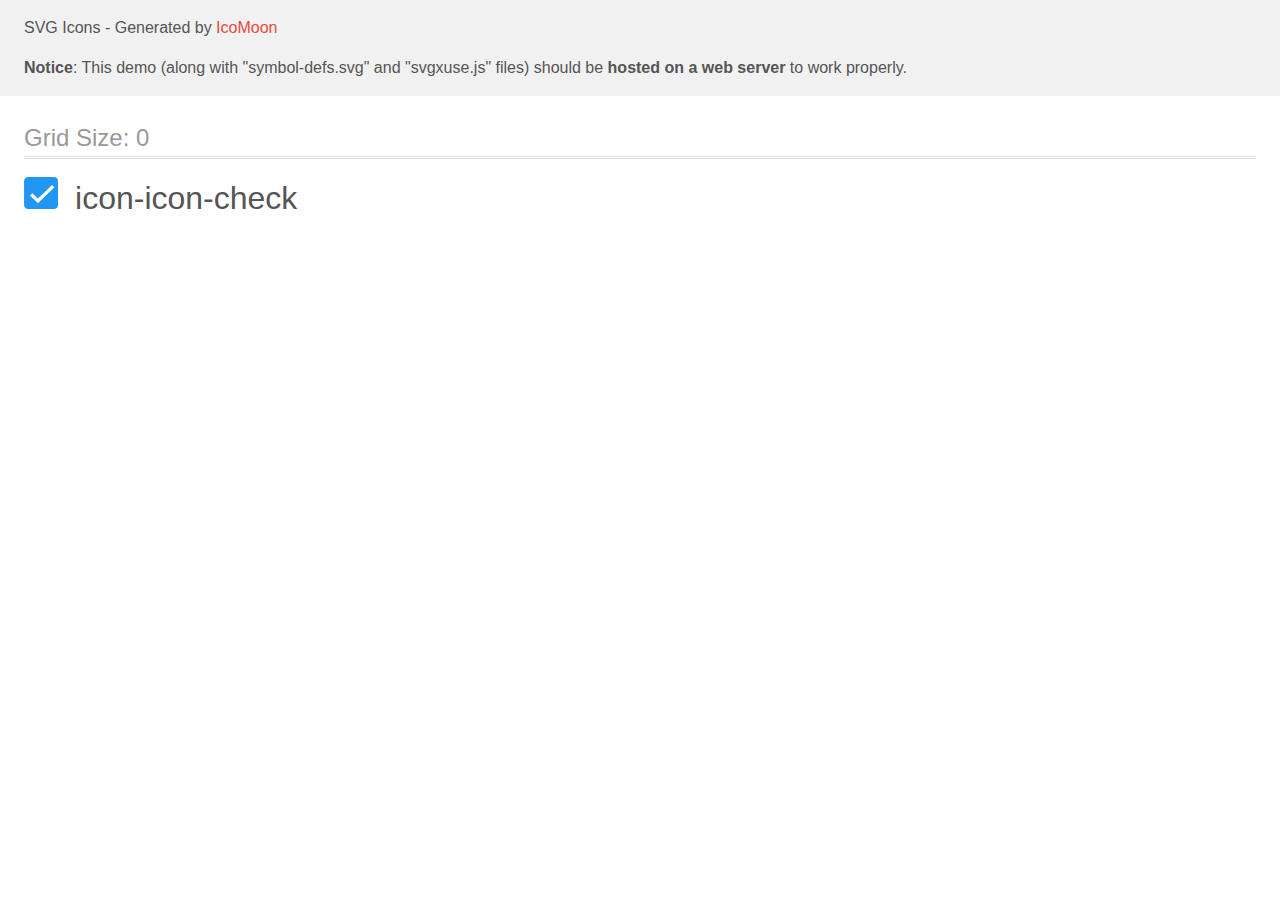
<file: images/icons/icomoon/SVG/icomoon (1)/demo-external-svg.html>
<!doctype html>
<html>
<head>
    <title>IcoMoon - SVG Icons</title>
    <meta charset="utf-8">
    <meta name="viewport" content="width=device-width, initial-scale=1">
    <link rel="stylesheet" href="demo-files/demo.css">
    <link rel="stylesheet" href="style.css">
</head>
<body>
<header class="bgc1 clearfix">
<div class="mhl">
    <p>SVG Icons - Generated by <a href="https://icomoon.io/app">IcoMoon</a></p><p><strong>Notice</strong>: This demo (along with "symbol-defs.svg" and "svgxuse.js" files) should be <b>hosted on a web server</b> to work properly.</p>
</div>
</header>
    <div class="clearfix mhl ptl">
        <h1 class="mvm mtn fgc1">Grid Size: 0</h1>
        <div class="glyph fs1">
            <div class="clearfix pbs">
                <svg class="icon icon-icon-check"><use xlink:href="symbol-defs.svg#icon-icon-check"></use></svg><span class="name"> icon-icon-check</span>
            </div>
        </div>
  </div>
<script defer src="svgxuse.js"></script>
</body>
</html>
</file>
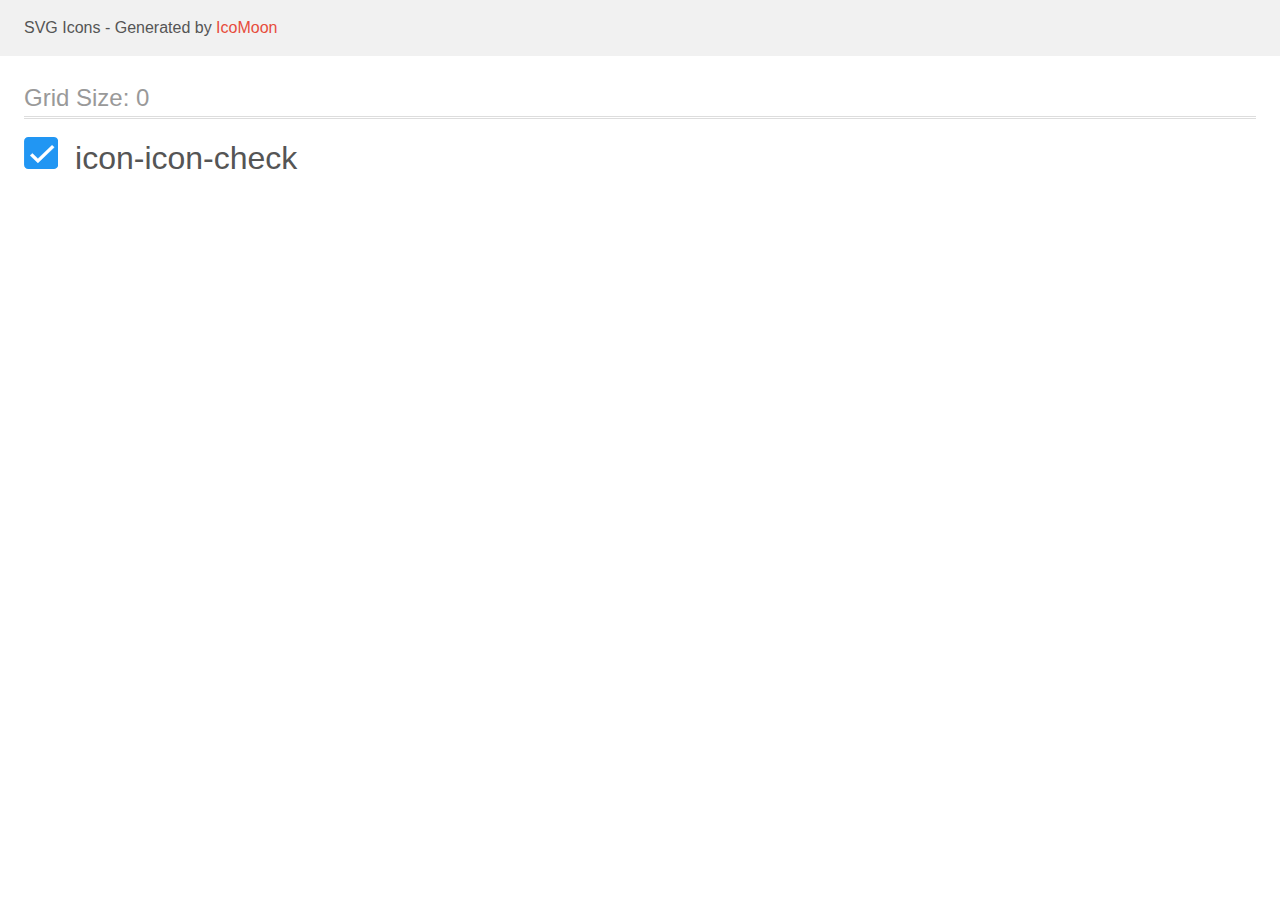
<file: images/icons/icomoon/SVG/icomoon (1)/demo.html>
<!doctype html>
<html>
<head>
    <title>IcoMoon - SVG Icons</title>
    <meta charset="utf-8">
    <meta name="viewport" content="width=device-width, initial-scale=1">
    <link rel="stylesheet" href="demo-files/demo.css">
    <link rel="stylesheet" href="style.css">
</head>
<body>
<svg aria-hidden="true" style="position: absolute; width: 0; height: 0; overflow: hidden;" version="1.1" xmlns="http://www.w3.org/2000/svg" xmlns:xlink="http://www.w3.org/1999/xlink">
<defs>
<symbol id="icon-icon-check" viewBox="0 0 34 32">
<path fill="#2196f3" style="fill: var(--color1, #2196f3)" d="M4.267 0h25.6c2.356 0 4.267 1.91 4.267 4.267v23.467c0 2.356-1.91 4.267-4.267 4.267h-25.6c-2.356 0-4.267-1.91-4.267-4.267v-23.467c0-2.356 1.91-4.267 4.267-4.267z"></path>
<path fill="#fff" style="fill: var(--color2, #fff); stroke: var(--color2, #fff)" stroke="#fff" stroke-linejoin="miter" stroke-linecap="butt" stroke-miterlimit="4" stroke-width="0.4267" d="M8.442 16.537l-0.147-0.14-2.205 2.088 7.767 7.41 16.318-15.567-2.19-2.089-14.128 13.465-5.416-5.167z"></path>
</symbol>
</defs>
</svg>

<header class="bgc1 clearfix">
<div class="mhl">
    <p>SVG Icons - Generated by <a href="https://icomoon.io/app">IcoMoon</a></p>
</div>
</header>
    <div class="clearfix mhl ptl">
        <h1 class="mvm mtn fgc1">Grid Size: 0</h1>
        <div class="glyph fs1">
            <div class="clearfix pbs">
                <svg class="icon icon-icon-check"><use xlink:href="#icon-icon-check"></use></svg><span class="name"> icon-icon-check</span>
            </div>
        </div>
  </div>
<script defer src="svgxuse.js"></script>
</body>
</html>
</file>
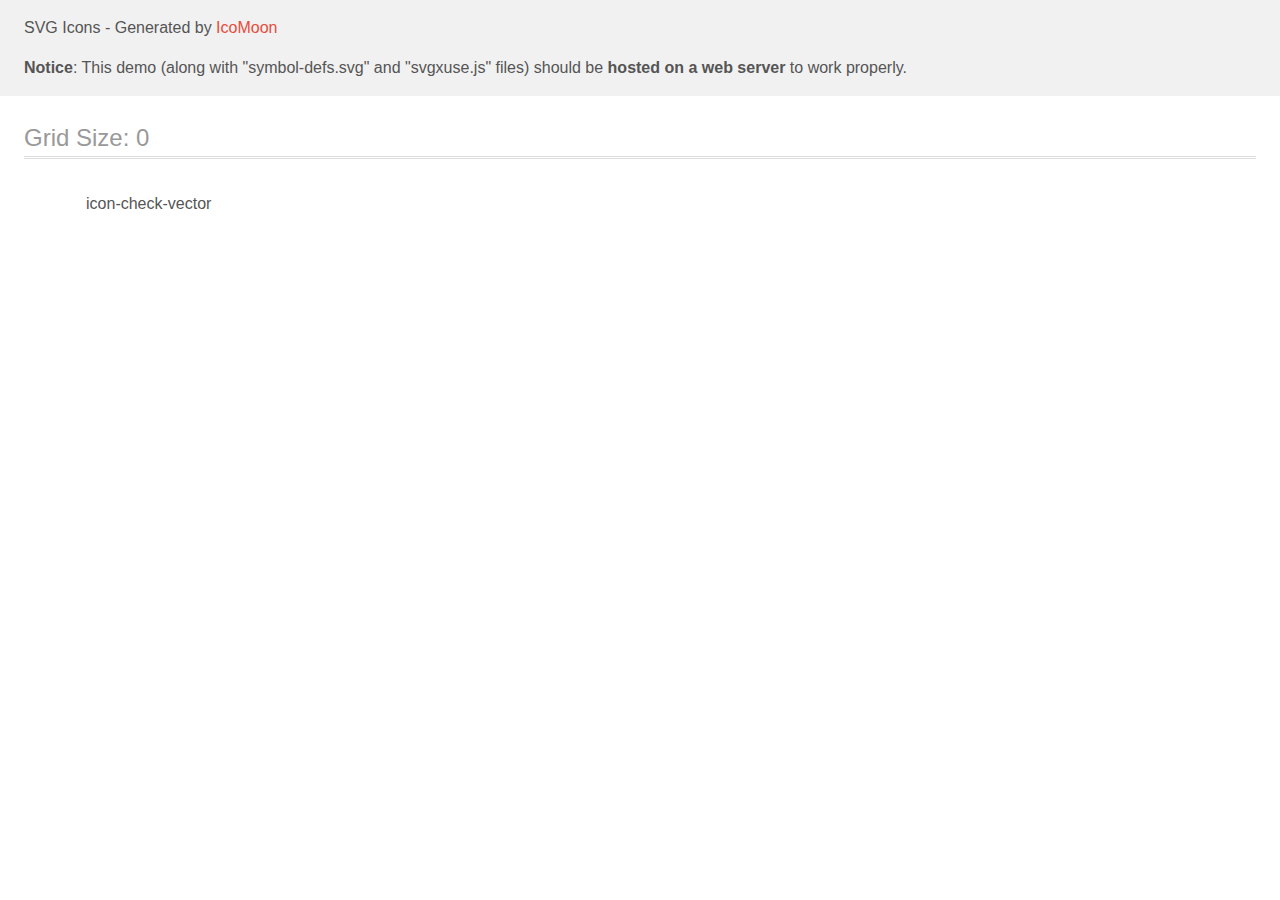
<file: images/icons/icomoon/SVG/icomoon (2)/demo-external-svg.html>
<!doctype html>
<html>
<head>
    <title>IcoMoon - SVG Icons</title>
    <meta charset="utf-8">
    <meta name="viewport" content="width=device-width, initial-scale=1">
    <link rel="stylesheet" href="demo-files/demo.css">
    <link rel="stylesheet" href="style.css">
</head>
<body>
<header class="bgc1 clearfix">
<div class="mhl">
    <p>SVG Icons - Generated by <a href="https://icomoon.io/app">IcoMoon</a></p><p><strong>Notice</strong>: This demo (along with "symbol-defs.svg" and "svgxuse.js" files) should be <b>hosted on a web server</b> to work properly.</p>
</div>
</header>
    <div class="clearfix mhl ptl">
        <h1 class="mvm mtn fgc1">Grid Size: 0</h1>
        <div class="glyph fs1">
            <div class="clearfix pbs">
                <svg class="icon icon-check-vector"><use xlink:href="symbol-defs.svg#icon-check-vector"></use></svg><span class="name"> icon-check-vector</span>
            </div>
        </div>
  </div>
<script defer src="svgxuse.js"></script>
</body>
</html>
</file>
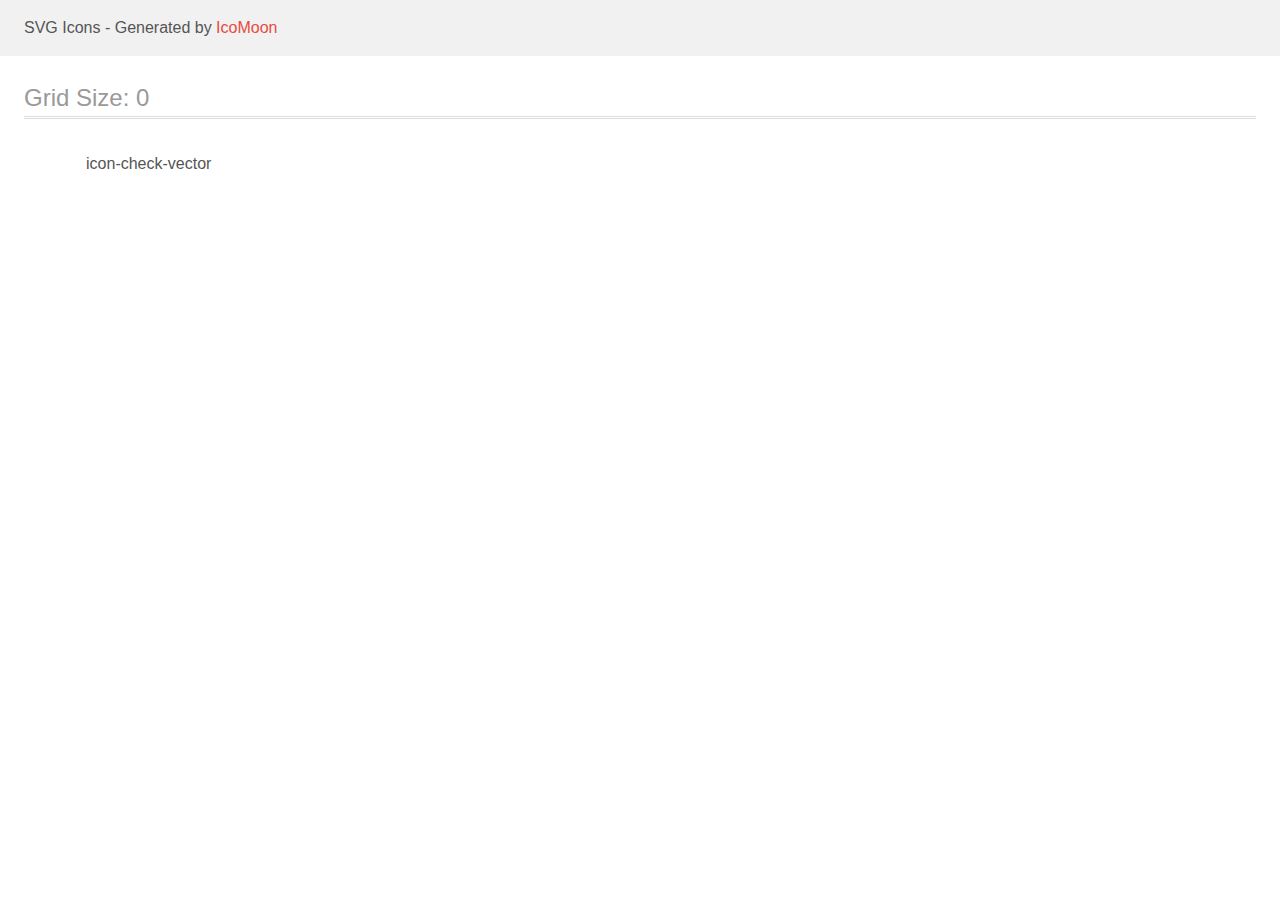
<file: images/icons/icomoon/SVG/icomoon (2)/demo.html>
<!doctype html>
<html>
<head>
    <title>IcoMoon - SVG Icons</title>
    <meta charset="utf-8">
    <meta name="viewport" content="width=device-width, initial-scale=1">
    <link rel="stylesheet" href="demo-files/demo.css">
    <link rel="stylesheet" href="style.css">
</head>
<body>
<svg aria-hidden="true" style="position: absolute; width: 0; height: 0; overflow: hidden;" version="1.1" xmlns="http://www.w3.org/2000/svg" xmlns:xlink="http://www.w3.org/1999/xlink">
<defs>
<symbol id="icon-check-vector" viewBox="0 0 42 32">
<path fill="#fff" style="fill: var(--color1, #fff); stroke: var(--color1, #fff)" stroke="#fff" stroke-linejoin="miter" stroke-linecap="butt" stroke-miterlimit="4" stroke-width="0.64" d="M6.263 15.205l-0.22-0.21-3.307 3.132 11.651 11.114 24.477-23.351-3.285-3.134-21.192 20.197-8.124-7.75z"></path>
</symbol>
</defs>
</svg>

<header class="bgc1 clearfix">
<div class="mhl">
    <p>SVG Icons - Generated by <a href="https://icomoon.io/app">IcoMoon</a></p>
</div>
</header>
    <div class="clearfix mhl ptl">
        <h1 class="mvm mtn fgc1">Grid Size: 0</h1>
        <div class="glyph fs1">
            <div class="clearfix pbs">
                <svg class="icon icon-check-vector"><use xlink:href="#icon-check-vector"></use></svg><span class="name"> icon-check-vector</span>
            </div>
        </div>
  </div>
<script defer src="svgxuse.js"></script>
</body>
</html>
</file>
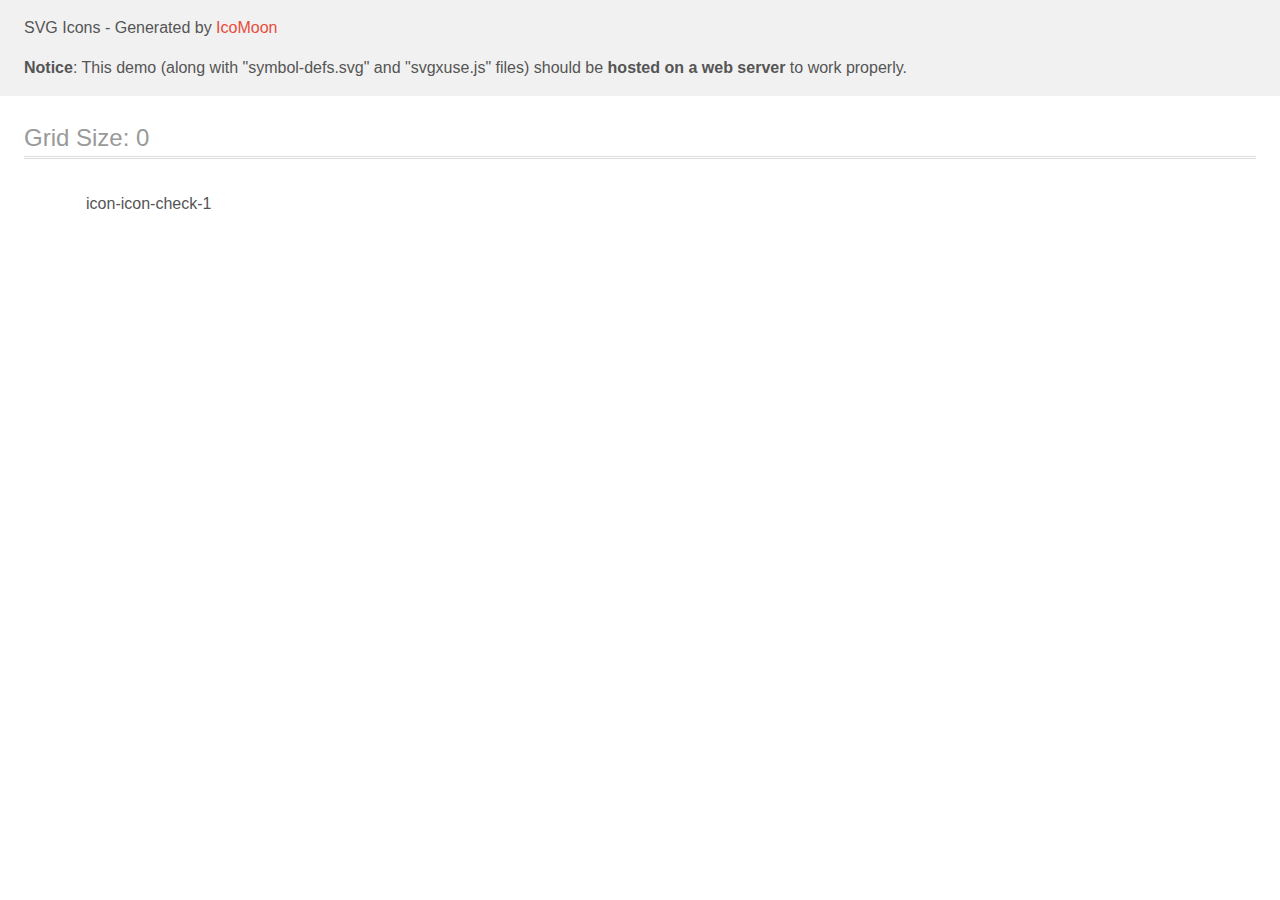
<file: images/icons/icomoon/SVG/icomoon (3)/demo-external-svg.html>
<!doctype html>
<html>
<head>
    <title>IcoMoon - SVG Icons</title>
    <meta charset="utf-8">
    <meta name="viewport" content="width=device-width, initial-scale=1">
    <link rel="stylesheet" href="demo-files/demo.css">
    <link rel="stylesheet" href="style.css">
</head>
<body>
<header class="bgc1 clearfix">
<div class="mhl">
    <p>SVG Icons - Generated by <a href="https://icomoon.io/app">IcoMoon</a></p><p><strong>Notice</strong>: This demo (along with "symbol-defs.svg" and "svgxuse.js" files) should be <b>hosted on a web server</b> to work properly.</p>
</div>
</header>
    <div class="clearfix mhl ptl">
        <h1 class="mvm mtn fgc1">Grid Size: 0</h1>
        <div class="glyph fs1">
            <div class="clearfix pbs">
                <svg class="icon icon-icon-check-1"><use xlink:href="symbol-defs.svg#icon-icon-check-1"></use></svg><span class="name"> icon-icon-check-1</span>
            </div>
        </div>
  </div>
<script defer src="svgxuse.js"></script>
</body>
</html>
</file>
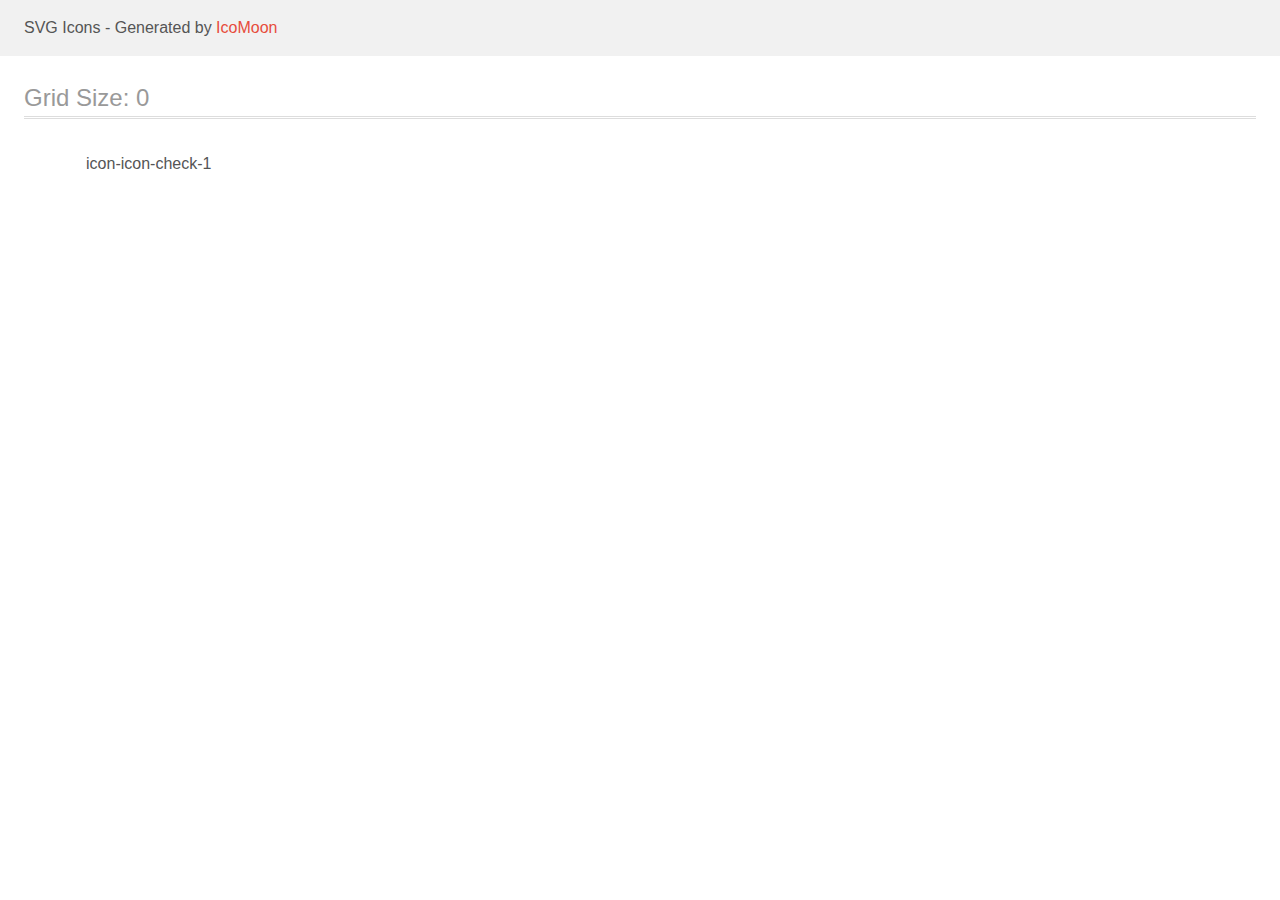
<file: images/icons/icomoon/SVG/icomoon (3)/demo.html>
<!doctype html>
<html>
<head>
    <title>IcoMoon - SVG Icons</title>
    <meta charset="utf-8">
    <meta name="viewport" content="width=device-width, initial-scale=1">
    <link rel="stylesheet" href="demo-files/demo.css">
    <link rel="stylesheet" href="style.css">
</head>
<body>
<svg aria-hidden="true" style="position: absolute; width: 0; height: 0; overflow: hidden;" version="1.1" xmlns="http://www.w3.org/2000/svg" xmlns:xlink="http://www.w3.org/1999/xlink">
<defs>
<symbol id="icon-icon-check-1" viewBox="0 0 42 32">
<path fill="#fff" style="fill: var(--color1, #fff); stroke: var(--color1, #fff)" stroke="#fff" stroke-linejoin="miter" stroke-linecap="butt" stroke-miterlimit="4" stroke-width="0.64" d="M6.263 15.205l-0.22-0.21-3.307 3.132 11.651 11.114 24.477-23.351-3.285-3.134-21.192 20.197-8.124-7.75z"></path>
</symbol>
</defs>
</svg>

<header class="bgc1 clearfix">
<div class="mhl">
    <p>SVG Icons - Generated by <a href="https://icomoon.io/app">IcoMoon</a></p>
</div>
</header>
    <div class="clearfix mhl ptl">
        <h1 class="mvm mtn fgc1">Grid Size: 0</h1>
        <div class="glyph fs1">
            <div class="clearfix pbs">
                <svg class="icon icon-icon-check-1"><use xlink:href="#icon-icon-check-1"></use></svg><span class="name"> icon-icon-check-1</span>
            </div>
        </div>
  </div>
<script defer src="svgxuse.js"></script>
</body>
</html>
</file>
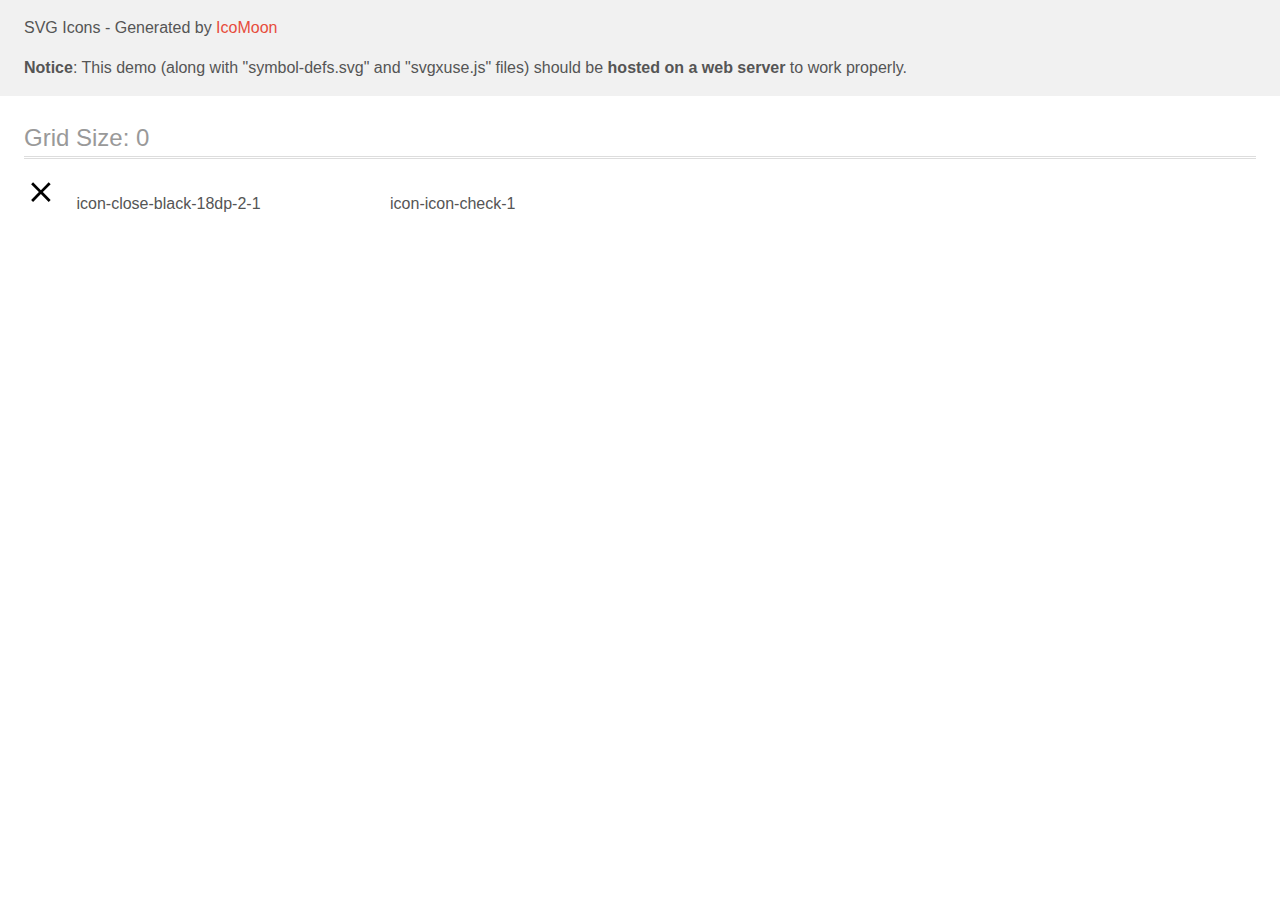
<file: images/icons/icomoon/SVG/icomoon (4)/demo-external-svg.html>
<!doctype html>
<html>
<head>
    <title>IcoMoon - SVG Icons</title>
    <meta charset="utf-8">
    <meta name="viewport" content="width=device-width, initial-scale=1">
    <link rel="stylesheet" href="demo-files/demo.css">
    <link rel="stylesheet" href="style.css">
</head>
<body>
<header class="bgc1 clearfix">
<div class="mhl">
    <p>SVG Icons - Generated by <a href="https://icomoon.io/app">IcoMoon</a></p><p><strong>Notice</strong>: This demo (along with "symbol-defs.svg" and "svgxuse.js" files) should be <b>hosted on a web server</b> to work properly.</p>
</div>
</header>
    <div class="clearfix mhl ptl">
        <h1 class="mvm mtn fgc1">Grid Size: 0</h1>
        <div class="glyph fs1">
            <div class="clearfix pbs">
                <svg class="icon icon-close-black-18dp-2-1"><use xlink:href="symbol-defs.svg#icon-close-black-18dp-2-1"></use></svg><span class="name"> icon-close-black-18dp-2-1</span>
            </div>
        </div>
        <div class="glyph fs1">
            <div class="clearfix pbs">
                <svg class="icon icon-icon-check-1"><use xlink:href="symbol-defs.svg#icon-icon-check-1"></use></svg><span class="name"> icon-icon-check-1</span>
            </div>
        </div>
  </div>
<script defer src="svgxuse.js"></script>
</body>
</html>
</file>
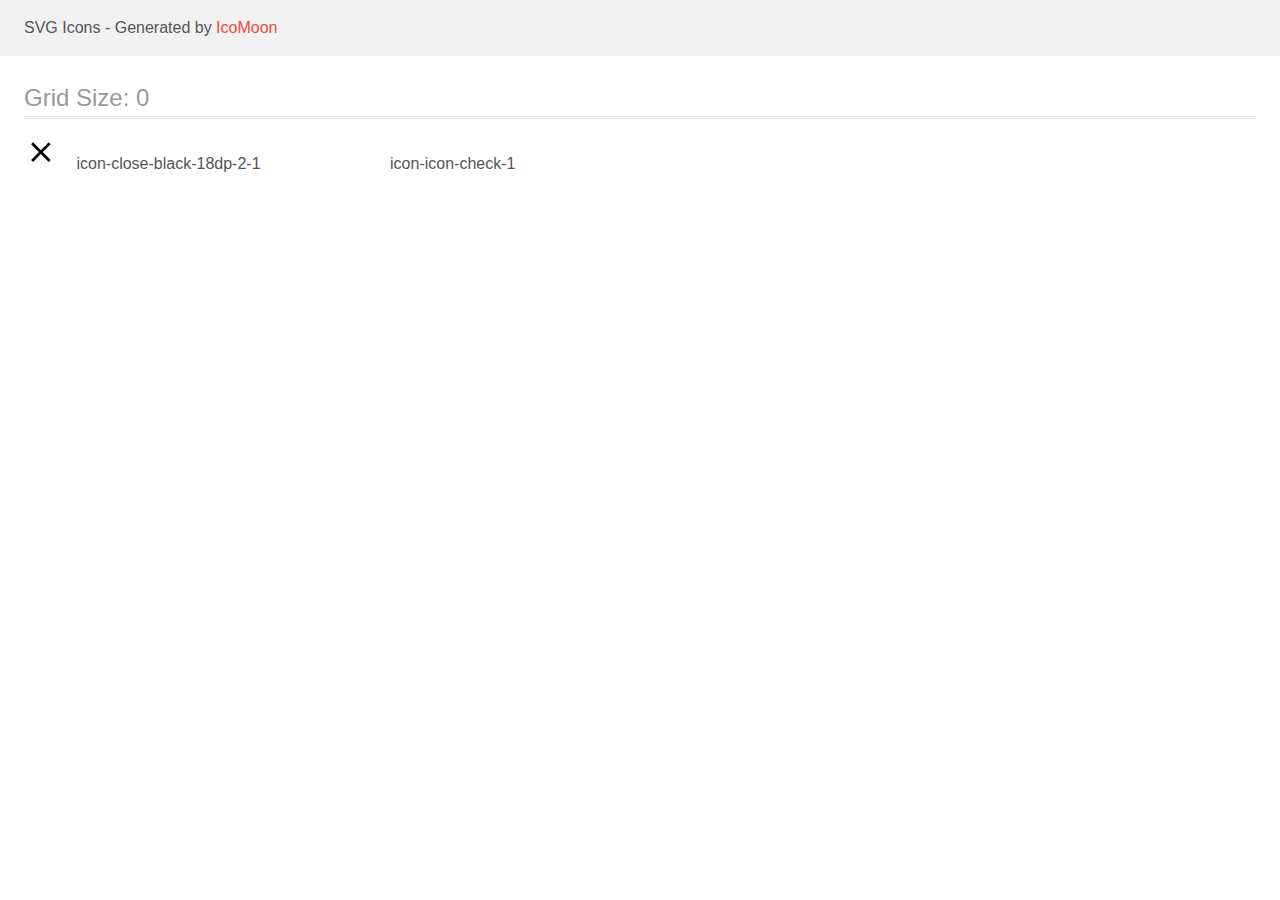
<file: images/icons/icomoon/SVG/icomoon (4)/demo.html>
<!doctype html>
<html>
<head>
    <title>IcoMoon - SVG Icons</title>
    <meta charset="utf-8">
    <meta name="viewport" content="width=device-width, initial-scale=1">
    <link rel="stylesheet" href="demo-files/demo.css">
    <link rel="stylesheet" href="style.css">
</head>
<body>
<svg aria-hidden="true" style="position: absolute; width: 0; height: 0; overflow: hidden;" version="1.1" xmlns="http://www.w3.org/2000/svg" xmlns:xlink="http://www.w3.org/1999/xlink">
<defs>
<symbol id="icon-close-black-18dp-2-1" viewBox="0 0 32 32">
<path d="M26.667 7.303l-1.97-1.97-7.808 7.808-7.808-7.808-1.97 1.97 7.808 7.808-7.808 7.808 1.97 1.97 7.808-7.808 7.808 7.808 1.97-1.97-7.808-7.808 7.808-7.808z"></path>
</symbol>
<symbol id="icon-icon-check-1" viewBox="0 0 42 32">
<path fill="#fff" style="fill: var(--color1, #fff); stroke: var(--color1, #fff)" stroke="#fff" stroke-linejoin="miter" stroke-linecap="butt" stroke-miterlimit="4" stroke-width="0.64" d="M6.263 15.205l-0.22-0.21-3.307 3.132 11.651 11.114 24.477-23.351-3.285-3.134-21.192 20.197-8.124-7.75z"></path>
</symbol>
</defs>
</svg>

<header class="bgc1 clearfix">
<div class="mhl">
    <p>SVG Icons - Generated by <a href="https://icomoon.io/app">IcoMoon</a></p>
</div>
</header>
    <div class="clearfix mhl ptl">
        <h1 class="mvm mtn fgc1">Grid Size: 0</h1>
        <div class="glyph fs1">
            <div class="clearfix pbs">
                <svg class="icon icon-close-black-18dp-2-1"><use xlink:href="#icon-close-black-18dp-2-1"></use></svg><span class="name"> icon-close-black-18dp-2-1</span>
            </div>
        </div>
        <div class="glyph fs1">
            <div class="clearfix pbs">
                <svg class="icon icon-icon-check-1"><use xlink:href="#icon-icon-check-1"></use></svg><span class="name"> icon-icon-check-1</span>
            </div>
        </div>
  </div>
<script defer src="svgxuse.js"></script>
</body>
</html>
</file>
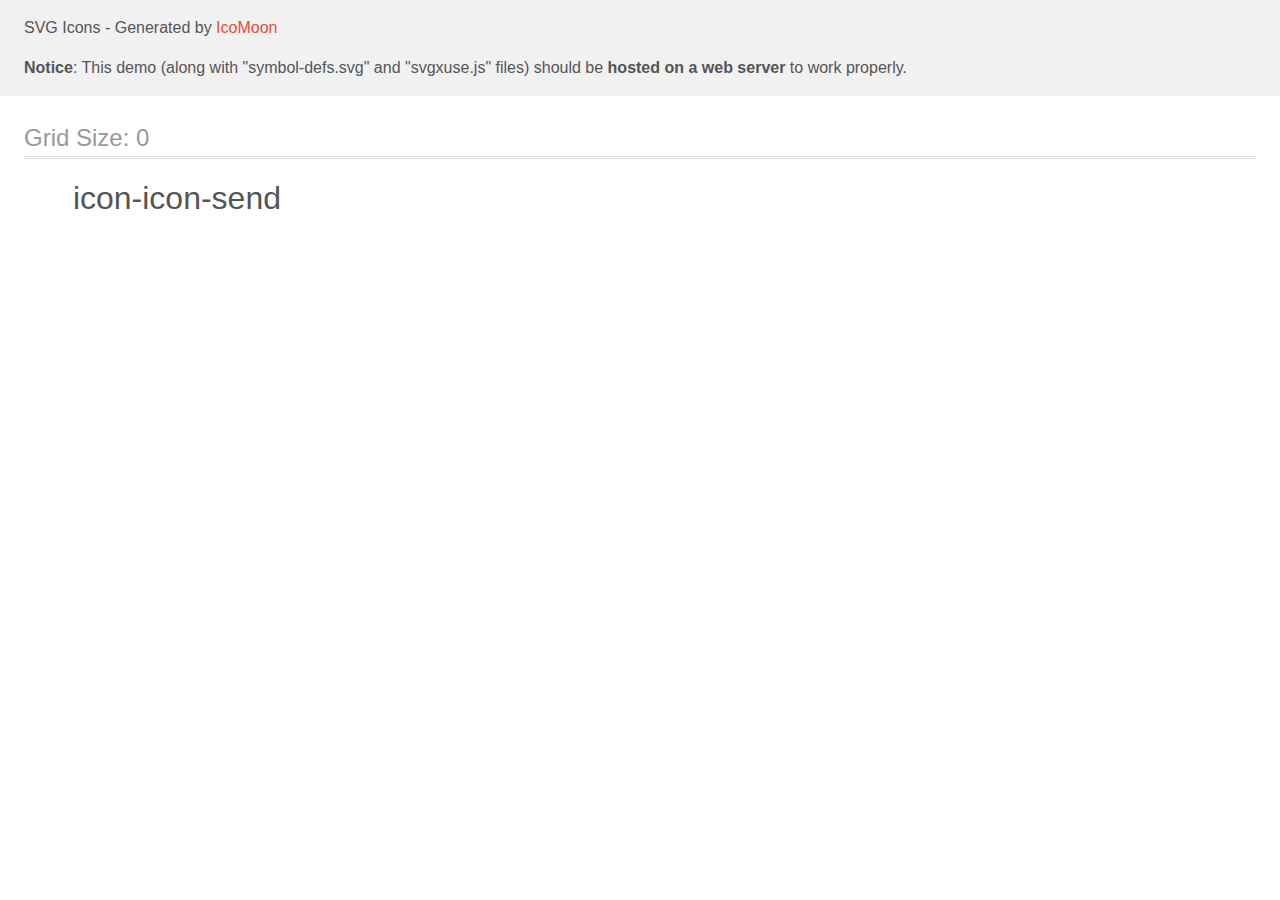
<file: images/icons/icomoon/SVG/icomoon (5)/demo-external-svg.html>
<!doctype html>
<html>
<head>
    <title>IcoMoon - SVG Icons</title>
    <meta charset="utf-8">
    <meta name="viewport" content="width=device-width, initial-scale=1">
    <link rel="stylesheet" href="demo-files/demo.css">
    <link rel="stylesheet" href="style.css">
</head>
<body>
<header class="bgc1 clearfix">
<div class="mhl">
    <p>SVG Icons - Generated by <a href="https://icomoon.io/app">IcoMoon</a></p><p><strong>Notice</strong>: This demo (along with "symbol-defs.svg" and "svgxuse.js" files) should be <b>hosted on a web server</b> to work properly.</p>
</div>
</header>
    <div class="clearfix mhl ptl">
        <h1 class="mvm mtn fgc1">Grid Size: 0</h1>
        <div class="glyph fs1">
            <div class="clearfix pbs">
                <svg class="icon icon-icon-send"><use xlink:href="symbol-defs.svg#icon-icon-send"></use></svg><span class="name"> icon-icon-send</span>
            </div>
        </div>
  </div>
<script defer src="svgxuse.js"></script>
</body>
</html>
</file>
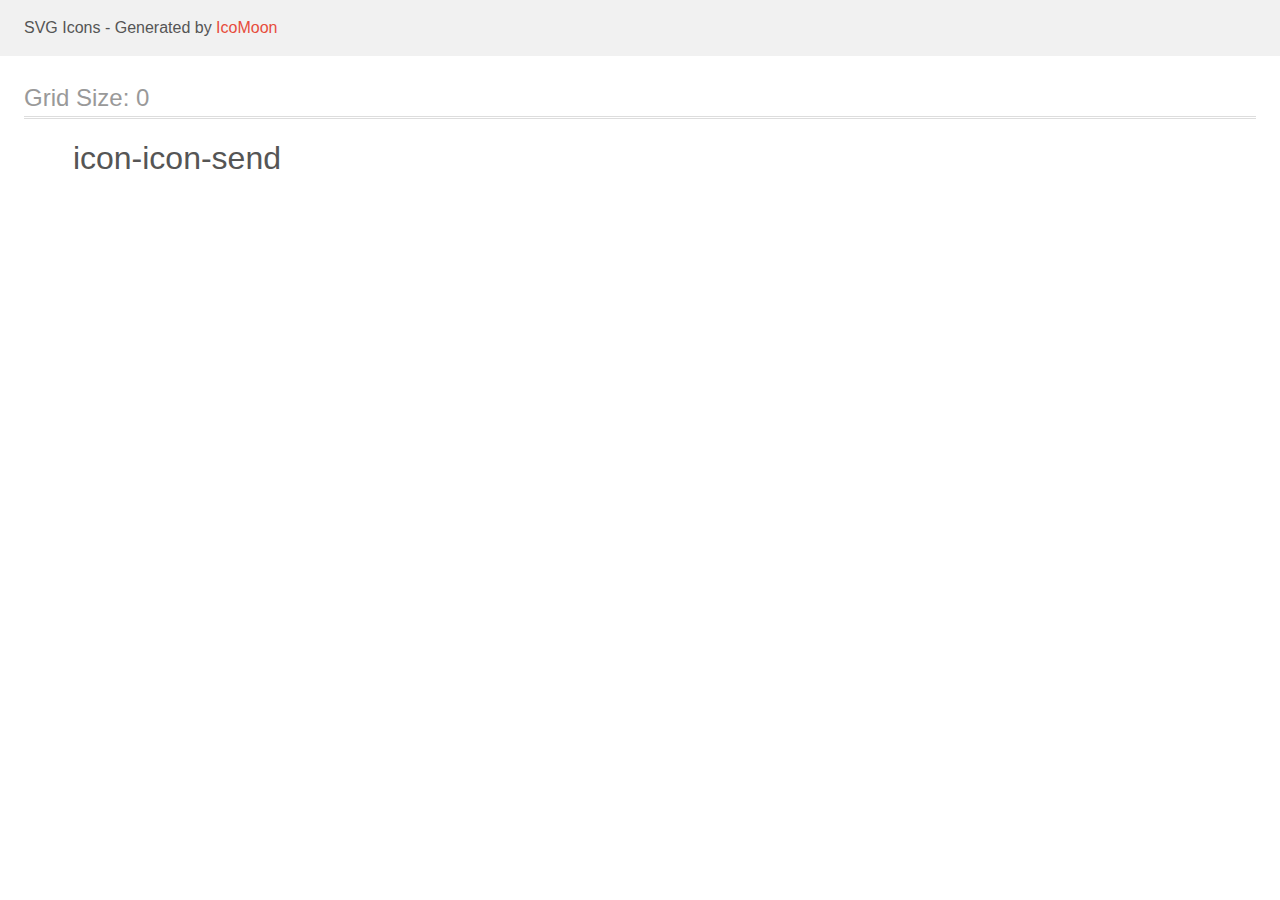
<file: images/icons/icomoon/SVG/icomoon (5)/demo.html>
<!doctype html>
<html>
<head>
    <title>IcoMoon - SVG Icons</title>
    <meta charset="utf-8">
    <meta name="viewport" content="width=device-width, initial-scale=1">
    <link rel="stylesheet" href="demo-files/demo.css">
    <link rel="stylesheet" href="style.css">
</head>
<body>
<svg aria-hidden="true" style="position: absolute; width: 0; height: 0; overflow: hidden;" version="1.1" xmlns="http://www.w3.org/2000/svg" xmlns:xlink="http://www.w3.org/1999/xlink">
<defs>
<symbol id="icon-icon-send" viewBox="0 0 32 32">
<path fill="#fff" style="fill: var(--color1, #fff)" d="M32 0l-32 18 10.227 3.788 15.773-14.788-11.998 16.186 0.010 0.004-0.012-0.004v8.814l5.735-6.691 7.265 2.691 5-28z"></path>
</symbol>
</defs>
</svg>

<header class="bgc1 clearfix">
<div class="mhl">
    <p>SVG Icons - Generated by <a href="https://icomoon.io/app">IcoMoon</a></p>
</div>
</header>
    <div class="clearfix mhl ptl">
        <h1 class="mvm mtn fgc1">Grid Size: 0</h1>
        <div class="glyph fs1">
            <div class="clearfix pbs">
                <svg class="icon icon-icon-send"><use xlink:href="#icon-icon-send"></use></svg><span class="name"> icon-icon-send</span>
            </div>
        </div>
  </div>
<script defer src="svgxuse.js"></script>
</body>
</html>
</file>
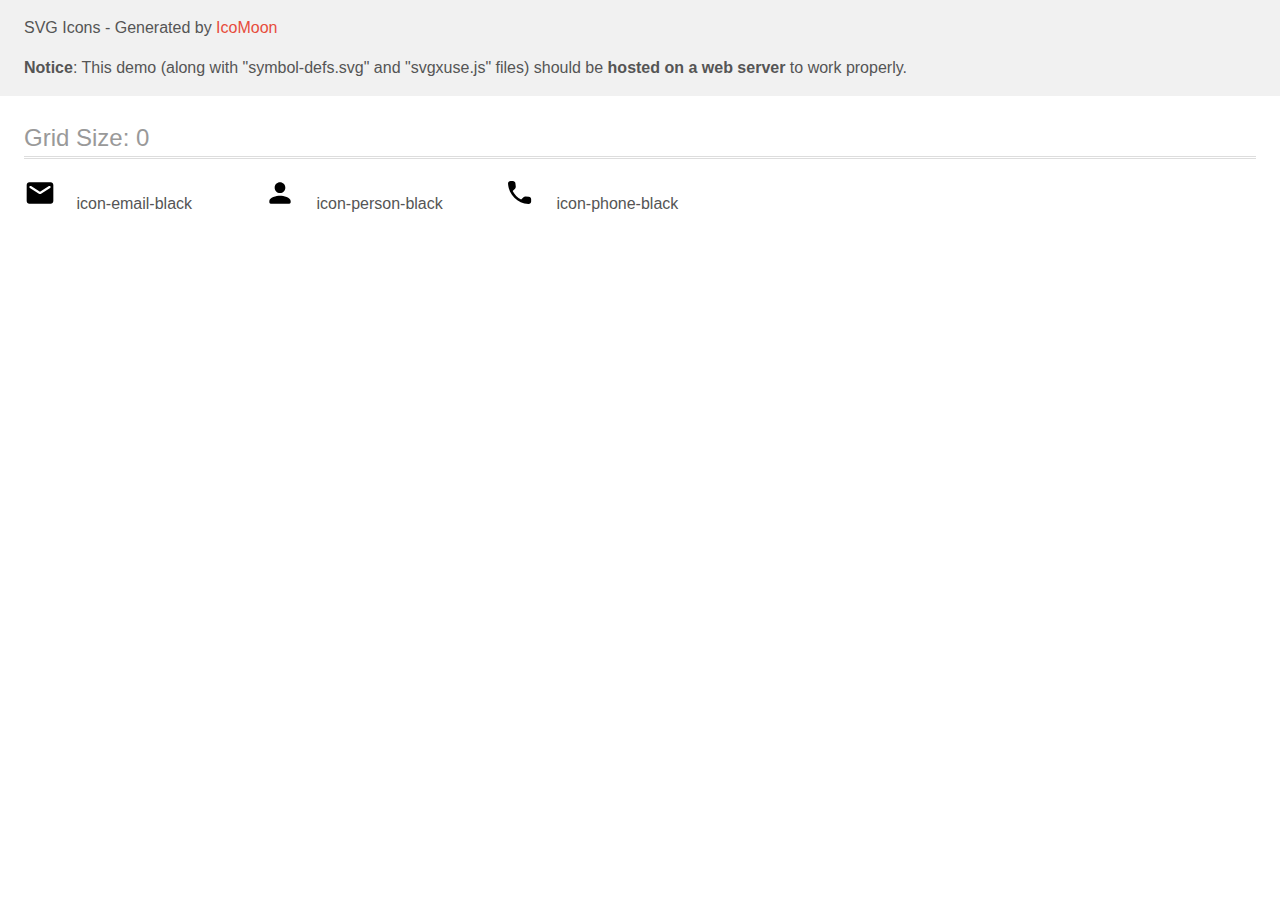
<file: images/icons/icomoon/SVG/icomoon/demo-external-svg.html>
<!doctype html>
<html>
<head>
    <title>IcoMoon - SVG Icons</title>
    <meta charset="utf-8">
    <meta name="viewport" content="width=device-width, initial-scale=1">
    <link rel="stylesheet" href="demo-files/demo.css">
    <link rel="stylesheet" href="style.css">
</head>
<body>
<header class="bgc1 clearfix">
<div class="mhl">
    <p>SVG Icons - Generated by <a href="https://icomoon.io/app">IcoMoon</a></p><p><strong>Notice</strong>: This demo (along with "symbol-defs.svg" and "svgxuse.js" files) should be <b>hosted on a web server</b> to work properly.</p>
</div>
</header>
    <div class="clearfix mhl ptl">
        <h1 class="mvm mtn fgc1">Grid Size: 0</h1>
        <div class="glyph fs1">
            <div class="clearfix pbs">
                <svg class="icon icon-email-black"><use xlink:href="symbol-defs.svg#icon-email-black"></use></svg><span class="name"> icon-email-black</span>
            </div>
        </div>
        <div class="glyph fs1">
            <div class="clearfix pbs">
                <svg class="icon icon-person-black"><use xlink:href="symbol-defs.svg#icon-person-black"></use></svg><span class="name"> icon-person-black</span>
            </div>
        </div>
        <div class="glyph fs1">
            <div class="clearfix pbs">
                <svg class="icon icon-phone-black"><use xlink:href="symbol-defs.svg#icon-phone-black"></use></svg><span class="name"> icon-phone-black</span>
            </div>
        </div>
  </div>
<script defer src="svgxuse.js"></script>
</body>
</html>
</file>
<file: images/icons/icomoon/demo-files/demo.css>
body {
  padding: 0;
  margin: 0;
  font-family: sans-serif;
  font-size: 1em;
  line-height: 1.5;
  color: #555;
  background: #fff;
}
h1 {
  font-size: 1.5em;
  font-weight: normal;
  box-shadow: 0 1px #ddd, 0 2px #fff, 0 3px #ddd;
}
small {
  font-size: .66666667em;
}
a {
  color: #e74c3c;
  text-decoration: none;
}
a:hover, a:focus {
  box-shadow: 0 1px #e74c3c;
}
.bshadow0, input {
  box-shadow: inset 0 -2px #e7e7e7;
}
input:hover {
  box-shadow: inset 0 -2px #ccc;
}
input, fieldset {
  font-size: 1em;
  margin: 0;
  padding: 0;
  border: 0;
}
input {
  color: inherit;
  line-height: 1.5;
  height: 1.5em;
  padding: .25em 0;
}
input:focus {
  outline: none;
  box-shadow: inset 0 -2px #449fdb;
}
.glyph {
  font-size: 16px;
  margin-right: 1.5em;
  float: left;
  width: 17em;
}
svg {
  color: #000;
}
.liga {
  width: 80%;
  width: calc(100% - 2.5em);
}
.talign-right {
  text-align: right;
}
.talign-center {
  text-align: center;
}
.bgc1 {
  background: #f1f1f1;
}
.fgc0 {
  color: #000;
}
.fgc1 {
  color: #999;
}
p {
  margin-top: 1em;
  margin-bottom: 1em;
}
.mvm {
  margin-top: .75em;
  margin-bottom: .75em;
}
.mtn {
  margin-top: 0;
}
.mtl, .mal {
  margin-top: 1.5em;
}
.mbl, .mal {
  margin-bottom: 1.5em;
}
.mal, .mhl {
  margin-left: 1.5em;
  margin-right: 1.5em;
}
.mhmm {
  margin-left: 1em;
  margin-right: 1em;
}
.ptl {
  padding-top: 1.5em;
}
.pbs, .pvs {
  padding-bottom: .25em;
}
.pvs, .pts {
  padding-top: .25em;
}
.unit {
  float: left;
}
.unitRight {
  float: right;
}
.size1of2 {
  width: 50%;
}
.size1of1 {
  width: 100%;
}
.clearfix:before, .clearfix:after {
  content: " ";
  display: table;
}
.clearfix:after {
  clear: both;
}
.hidden-true {
  display: none;
}
.textbox0 {
  width: 3em;
  background: #f1f1f1;
  padding: .25em .5em;
  line-height: 1.5;
  height: 1.5em;
}
.fs0 {
  font-size: 16px;
}
.fs1 {
  font-size: 32px;
}
.name {
  margin-left: .25em;
}
</file>
<file: images/icons/icomoon/style.css>
.icon {
  display: inline-block;
  width: 1em;
  height: 1em;
  stroke-width: 0;
  stroke: currentColor;
  fill: currentColor;
}

/* ==========================================
Single-colored icons can be modified like so:
.icon-name {
  font-size: 32px;
  color: red;
}
========================================== */

.icon-envelope {
  width: 1.3330078125em;
}

.icon-Logo {
  width: 1.7666015625em;
}

.icon-Logo-1 {
  width: 1.7666015625em;
}

.icon-Logo-2 {
  width: 1.7666015625em;
}

.icon-Logo-3 {
  width: 1.7666015625em;
}

.icon-Logo-4 {
  width: 1.7666015625em;
}

.icon-Logo-5 {
  width: 1.7666015625em;
}

.icon-smartphone {
  width: 0.625em;
}
</file>
<file: images/icons/icomoon/SVG/icomoon (1)/demo-files/demo.css>
body {
  padding: 0;
  margin: 0;
  font-family: sans-serif;
  font-size: 1em;
  line-height: 1.5;
  color: #555;
  background: #fff;
}
h1 {
  font-size: 1.5em;
  font-weight: normal;
  box-shadow: 0 1px #ddd, 0 2px #fff, 0 3px #ddd;
}
small {
  font-size: .66666667em;
}
a {
  color: #e74c3c;
  text-decoration: none;
}
a:hover, a:focus {
  box-shadow: 0 1px #e74c3c;
}
.bshadow0, input {
  box-shadow: inset 0 -2px #e7e7e7;
}
input:hover {
  box-shadow: inset 0 -2px #ccc;
}
input, fieldset {
  font-size: 1em;
  margin: 0;
  padding: 0;
  border: 0;
}
input {
  color: inherit;
  line-height: 1.5;
  height: 1.5em;
  padding: .25em 0;
}
input:focus {
  outline: none;
  box-shadow: inset 0 -2px #449fdb;
}
.glyph {
  font-size: 16px;
  margin-right: 1.5em;
  float: left;
  width: 17em;
}
svg {
  color: #000;
}
.liga {
  width: 80%;
  width: calc(100% - 2.5em);
}
.talign-right {
  text-align: right;
}
.talign-center {
  text-align: center;
}
.bgc1 {
  background: #f1f1f1;
}
.fgc0 {
  color: #000;
}
.fgc1 {
  color: #999;
}
p {
  margin-top: 1em;
  margin-bottom: 1em;
}
.mvm {
  margin-top: .75em;
  margin-bottom: .75em;
}
.mtn {
  margin-top: 0;
}
.mtl, .mal {
  margin-top: 1.5em;
}
.mbl, .mal {
  margin-bottom: 1.5em;
}
.mal, .mhl {
  margin-left: 1.5em;
  margin-right: 1.5em;
}
.mhmm {
  margin-left: 1em;
  margin-right: 1em;
}
.ptl {
  padding-top: 1.5em;
}
.pbs, .pvs {
  padding-bottom: .25em;
}
.pvs, .pts {
  padding-top: .25em;
}
.unit {
  float: left;
}
.unitRight {
  float: right;
}
.size1of2 {
  width: 50%;
}
.size1of1 {
  width: 100%;
}
.clearfix:before, .clearfix:after {
  content: " ";
  display: table;
}
.clearfix:after {
  clear: both;
}
.hidden-true {
  display: none;
}
.textbox0 {
  width: 3em;
  background: #f1f1f1;
  padding: .25em .5em;
  line-height: 1.5;
  height: 1.5em;
}
.fs0 {
  font-size: 16px;
}
.fs1 {
  font-size: 32px;
}
.name {
  margin-left: .25em;
}
</file>
<file: images/icons/icomoon/SVG/icomoon (1)/style.css>
.icon {
  display: inline-block;
  width: 1em;
  height: 1em;
  stroke-width: 0;
  stroke: currentColor;
  fill: currentColor;
}

/* ==========================================
Single-colored icons can be modified like so:
.icon-name {
  font-size: 32px;
  color: red;
}
========================================== */

.icon-icon-check {
  width: 1.06640625em;
}
</file>
<file: images/icons/icomoon/SVG/icomoon (2)/demo-files/demo.css>
body {
  padding: 0;
  margin: 0;
  font-family: sans-serif;
  font-size: 1em;
  line-height: 1.5;
  color: #555;
  background: #fff;
}
h1 {
  font-size: 1.5em;
  font-weight: normal;
  box-shadow: 0 1px #ddd, 0 2px #fff, 0 3px #ddd;
}
small {
  font-size: .66666667em;
}
a {
  color: #e74c3c;
  text-decoration: none;
}
a:hover, a:focus {
  box-shadow: 0 1px #e74c3c;
}
.bshadow0, input {
  box-shadow: inset 0 -2px #e7e7e7;
}
input:hover {
  box-shadow: inset 0 -2px #ccc;
}
input, fieldset {
  font-size: 1em;
  margin: 0;
  padding: 0;
  border: 0;
}
input {
  color: inherit;
  line-height: 1.5;
  height: 1.5em;
  padding: .25em 0;
}
input:focus {
  outline: none;
  box-shadow: inset 0 -2px #449fdb;
}
.glyph {
  font-size: 16px;
  margin-right: 1.5em;
  float: left;
  width: 6em;
}
svg {
  color: #000;
}
.liga {
  width: 80%;
  width: calc(100% - 2.5em);
}
.talign-right {
  text-align: right;
}
.talign-center {
  text-align: center;
}
.bgc1 {
  background: #f1f1f1;
}
.fgc0 {
  color: #000;
}
.fgc1 {
  color: #999;
}
p {
  margin-top: 1em;
  margin-bottom: 1em;
}
.mvm {
  margin-top: .75em;
  margin-bottom: .75em;
}
.mtn {
  margin-top: 0;
}
.mtl, .mal {
  margin-top: 1.5em;
}
.mbl, .mal {
  margin-bottom: 1.5em;
}
.mal, .mhl {
  margin-left: 1.5em;
  margin-right: 1.5em;
}
.mhmm {
  margin-left: 1em;
  margin-right: 1em;
}
.ptl {
  padding-top: 1.5em;
}
.pbs, .pvs {
  padding-bottom: .25em;
}
.pvs, .pts {
  padding-top: .25em;
}
.unit {
  float: left;
}
.unitRight {
  float: right;
}
.size1of2 {
  width: 50%;
}
.size1of1 {
  width: 100%;
}
.clearfix:before, .clearfix:after {
  content: " ";
  display: table;
}
.clearfix:after {
  clear: both;
}
.hidden-true {
  display: none;
}
.textbox0 {
  width: 3em;
  background: #f1f1f1;
  padding: .25em .5em;
  line-height: 1.5;
  height: 1.5em;
}
.fs0 {
  font-size: 16px;
}
.fs1 {
  font-size: 32px;
}
.name {
  font-size: 0.5em;
  margin-left: 1em;
}
</file>
<file: images/icons/icomoon/SVG/icomoon (2)/style.css>
.icon {
  display: inline-block;
  width: 1em;
  height: 1em;
  stroke-width: 0;
  stroke: currentColor;
  fill: currentColor;
}

/* ==========================================
Single-colored icons can be modified like so:
.icon-name {
  font-size: 32px;
  color: red;
}
========================================== */

.icon-check-vector {
  width: 1.2998046875em;
}
</file>
<file: images/icons/icomoon/SVG/icomoon (3)/demo-files/demo.css>
body {
  padding: 0;
  margin: 0;
  font-family: sans-serif;
  font-size: 1em;
  line-height: 1.5;
  color: #555;
  background: #fff;
}
h1 {
  font-size: 1.5em;
  font-weight: normal;
  box-shadow: 0 1px #ddd, 0 2px #fff, 0 3px #ddd;
}
small {
  font-size: .66666667em;
}
a {
  color: #e74c3c;
  text-decoration: none;
}
a:hover, a:focus {
  box-shadow: 0 1px #e74c3c;
}
.bshadow0, input {
  box-shadow: inset 0 -2px #e7e7e7;
}
input:hover {
  box-shadow: inset 0 -2px #ccc;
}
input, fieldset {
  font-size: 1em;
  margin: 0;
  padding: 0;
  border: 0;
}
input {
  color: inherit;
  line-height: 1.5;
  height: 1.5em;
  padding: .25em 0;
}
input:focus {
  outline: none;
  box-shadow: inset 0 -2px #449fdb;
}
.glyph {
  font-size: 16px;
  margin-right: 1.5em;
  float: left;
  width: 6em;
}
svg {
  color: #000;
}
.liga {
  width: 80%;
  width: calc(100% - 2.5em);
}
.talign-right {
  text-align: right;
}
.talign-center {
  text-align: center;
}
.bgc1 {
  background: #f1f1f1;
}
.fgc0 {
  color: #000;
}
.fgc1 {
  color: #999;
}
p {
  margin-top: 1em;
  margin-bottom: 1em;
}
.mvm {
  margin-top: .75em;
  margin-bottom: .75em;
}
.mtn {
  margin-top: 0;
}
.mtl, .mal {
  margin-top: 1.5em;
}
.mbl, .mal {
  margin-bottom: 1.5em;
}
.mal, .mhl {
  margin-left: 1.5em;
  margin-right: 1.5em;
}
.mhmm {
  margin-left: 1em;
  margin-right: 1em;
}
.ptl {
  padding-top: 1.5em;
}
.pbs, .pvs {
  padding-bottom: .25em;
}
.pvs, .pts {
  padding-top: .25em;
}
.unit {
  float: left;
}
.unitRight {
  float: right;
}
.size1of2 {
  width: 50%;
}
.size1of1 {
  width: 100%;
}
.clearfix:before, .clearfix:after {
  content: " ";
  display: table;
}
.clearfix:after {
  clear: both;
}
.hidden-true {
  display: none;
}
.textbox0 {
  width: 3em;
  background: #f1f1f1;
  padding: .25em .5em;
  line-height: 1.5;
  height: 1.5em;
}
.fs0 {
  font-size: 16px;
}
.fs1 {
  font-size: 32px;
}
.name {
  font-size: 0.5em;
  margin-left: 1em;
}
</file>
<file: images/icons/icomoon/SVG/icomoon (3)/style.css>
.icon {
  display: inline-block;
  width: 1em;
  height: 1em;
  stroke-width: 0;
  stroke: currentColor;
  fill: currentColor;
}

/* ==========================================
Single-colored icons can be modified like so:
.icon-name {
  font-size: 32px;
  color: red;
}
========================================== */

.icon-icon-check-1 {
  width: 1.2998046875em;
}
</file>
<file: images/icons/icomoon/SVG/icomoon (4)/demo-files/demo.css>
body {
  padding: 0;
  margin: 0;
  font-family: sans-serif;
  font-size: 1em;
  line-height: 1.5;
  color: #555;
  background: #fff;
}
h1 {
  font-size: 1.5em;
  font-weight: normal;
  box-shadow: 0 1px #ddd, 0 2px #fff, 0 3px #ddd;
}
small {
  font-size: .66666667em;
}
a {
  color: #e74c3c;
  text-decoration: none;
}
a:hover, a:focus {
  box-shadow: 0 1px #e74c3c;
}
.bshadow0, input {
  box-shadow: inset 0 -2px #e7e7e7;
}
input:hover {
  box-shadow: inset 0 -2px #ccc;
}
input, fieldset {
  font-size: 1em;
  margin: 0;
  padding: 0;
  border: 0;
}
input {
  color: inherit;
  line-height: 1.5;
  height: 1.5em;
  padding: .25em 0;
}
input:focus {
  outline: none;
  box-shadow: inset 0 -2px #449fdb;
}
.glyph {
  font-size: 16px;
  margin-right: 1.5em;
  float: left;
  width: 8em;
}
svg {
  color: #000;
}
.liga {
  width: 80%;
  width: calc(100% - 2.5em);
}
.talign-right {
  text-align: right;
}
.talign-center {
  text-align: center;
}
.bgc1 {
  background: #f1f1f1;
}
.fgc0 {
  color: #000;
}
.fgc1 {
  color: #999;
}
p {
  margin-top: 1em;
  margin-bottom: 1em;
}
.mvm {
  margin-top: .75em;
  margin-bottom: .75em;
}
.mtn {
  margin-top: 0;
}
.mtl, .mal {
  margin-top: 1.5em;
}
.mbl, .mal {
  margin-bottom: 1.5em;
}
.mal, .mhl {
  margin-left: 1.5em;
  margin-right: 1.5em;
}
.mhmm {
  margin-left: 1em;
  margin-right: 1em;
}
.ptl {
  padding-top: 1.5em;
}
.pbs, .pvs {
  padding-bottom: .25em;
}
.pvs, .pts {
  padding-top: .25em;
}
.unit {
  float: left;
}
.unitRight {
  float: right;
}
.size1of2 {
  width: 50%;
}
.size1of1 {
  width: 100%;
}
.clearfix:before, .clearfix:after {
  content: " ";
  display: table;
}
.clearfix:after {
  clear: both;
}
.hidden-true {
  display: none;
}
.textbox0 {
  width: 3em;
  background: #f1f1f1;
  padding: .25em .5em;
  line-height: 1.5;
  height: 1.5em;
}
.fs0 {
  font-size: 16px;
}
.fs1 {
  font-size: 32px;
}
.name {
  font-size: 0.5em;
  margin-left: 1em;
}
</file>
<file: images/icons/icomoon/SVG/icomoon (4)/style.css>
.icon {
  display: inline-block;
  width: 1em;
  height: 1em;
  stroke-width: 0;
  stroke: currentColor;
  fill: currentColor;
}

/* ==========================================
Single-colored icons can be modified like so:
.icon-name {
  font-size: 32px;
  color: red;
}
========================================== */

.icon-icon-check-1 {
  width: 1.2998046875em;
}
</file>
<file: images/icons/icomoon/SVG/icomoon (5)/demo-files/demo.css>
body {
  padding: 0;
  margin: 0;
  font-family: sans-serif;
  font-size: 1em;
  line-height: 1.5;
  color: #555;
  background: #fff;
}
h1 {
  font-size: 1.5em;
  font-weight: normal;
  box-shadow: 0 1px #ddd, 0 2px #fff, 0 3px #ddd;
}
small {
  font-size: .66666667em;
}
a {
  color: #e74c3c;
  text-decoration: none;
}
a:hover, a:focus {
  box-shadow: 0 1px #e74c3c;
}
.bshadow0, input {
  box-shadow: inset 0 -2px #e7e7e7;
}
input:hover {
  box-shadow: inset 0 -2px #ccc;
}
input, fieldset {
  font-size: 1em;
  margin: 0;
  padding: 0;
  border: 0;
}
input {
  color: inherit;
  line-height: 1.5;
  height: 1.5em;
  padding: .25em 0;
}
input:focus {
  outline: none;
  box-shadow: inset 0 -2px #449fdb;
}
.glyph {
  font-size: 16px;
  margin-right: 1.5em;
  float: left;
  width: 17em;
}
svg {
  color: #000;
}
.liga {
  width: 80%;
  width: calc(100% - 2.5em);
}
.talign-right {
  text-align: right;
}
.talign-center {
  text-align: center;
}
.bgc1 {
  background: #f1f1f1;
}
.fgc0 {
  color: #000;
}
.fgc1 {
  color: #999;
}
p {
  margin-top: 1em;
  margin-bottom: 1em;
}
.mvm {
  margin-top: .75em;
  margin-bottom: .75em;
}
.mtn {
  margin-top: 0;
}
.mtl, .mal {
  margin-top: 1.5em;
}
.mbl, .mal {
  margin-bottom: 1.5em;
}
.mal, .mhl {
  margin-left: 1.5em;
  margin-right: 1.5em;
}
.mhmm {
  margin-left: 1em;
  margin-right: 1em;
}
.ptl {
  padding-top: 1.5em;
}
.pbs, .pvs {
  padding-bottom: .25em;
}
.pvs, .pts {
  padding-top: .25em;
}
.unit {
  float: left;
}
.unitRight {
  float: right;
}
.size1of2 {
  width: 50%;
}
.size1of1 {
  width: 100%;
}
.clearfix:before, .clearfix:after {
  content: " ";
  display: table;
}
.clearfix:after {
  clear: both;
}
.hidden-true {
  display: none;
}
.textbox0 {
  width: 3em;
  background: #f1f1f1;
  padding: .25em .5em;
  line-height: 1.5;
  height: 1.5em;
}
.fs0 {
  font-size: 16px;
}
.fs1 {
  font-size: 32px;
}
.name {
  margin-left: .25em;
}
</file>
<file: images/icons/icomoon/SVG/icomoon (5)/style.css>
.icon {
  display: inline-block;
  width: 1em;
  height: 1em;
  stroke-width: 0;
  stroke: currentColor;
  fill: currentColor;
}

/* ==========================================
Single-colored icons can be modified like so:
.icon-name {
  font-size: 32px;
  color: red;
}
========================================== */
</file>
<file: images/icons/icomoon/SVG/icomoon/demo-files/demo.css>
body {
  padding: 0;
  margin: 0;
  font-family: sans-serif;
  font-size: 1em;
  line-height: 1.5;
  color: #555;
  background: #fff;
}
h1 {
  font-size: 1.5em;
  font-weight: normal;
  box-shadow: 0 1px #ddd, 0 2px #fff, 0 3px #ddd;
}
small {
  font-size: .66666667em;
}
a {
  color: #e74c3c;
  text-decoration: none;
}
a:hover, a:focus {
  box-shadow: 0 1px #e74c3c;
}
.bshadow0, input {
  box-shadow: inset 0 -2px #e7e7e7;
}
input:hover {
  box-shadow: inset 0 -2px #ccc;
}
input, fieldset {
  font-size: 1em;
  margin: 0;
  padding: 0;
  border: 0;
}
input {
  color: inherit;
  line-height: 1.5;
  height: 1.5em;
  padding: .25em 0;
}
input:focus {
  outline: none;
  box-shadow: inset 0 -2px #449fdb;
}
.glyph {
  font-size: 16px;
  margin-right: 1.5em;
  float: left;
  width: 6em;
}
svg {
  color: #000;
}
.liga {
  width: 80%;
  width: calc(100% - 2.5em);
}
.talign-right {
  text-align: right;
}
.talign-center {
  text-align: center;
}
.bgc1 {
  background: #f1f1f1;
}
.fgc0 {
  color: #000;
}
.fgc1 {
  color: #999;
}
p {
  margin-top: 1em;
  margin-bottom: 1em;
}
.mvm {
  margin-top: .75em;
  margin-bottom: .75em;
}
.mtn {
  margin-top: 0;
}
.mtl, .mal {
  margin-top: 1.5em;
}
.mbl, .mal {
  margin-bottom: 1.5em;
}
.mal, .mhl {
  margin-left: 1.5em;
  margin-right: 1.5em;
}
.mhmm {
  margin-left: 1em;
  margin-right: 1em;
}
.ptl {
  padding-top: 1.5em;
}
.pbs, .pvs {
  padding-bottom: .25em;
}
.pvs, .pts {
  padding-top: .25em;
}
.unit {
  float: left;
}
.unitRight {
  float: right;
}
.size1of2 {
  width: 50%;
}
.size1of1 {
  width: 100%;
}
.clearfix:before, .clearfix:after {
  content: " ";
  display: table;
}
.clearfix:after {
  clear: both;
}
.hidden-true {
  display: none;
}
.textbox0 {
  width: 3em;
  background: #f1f1f1;
  padding: .25em .5em;
  line-height: 1.5;
  height: 1.5em;
}
.fs0 {
  font-size: 16px;
}
.fs1 {
  font-size: 32px;
}
.name {
  font-size: 0.5em;
  margin-left: 1em;
}
</file>
<file: images/icons/icomoon/SVG/icomoon/style.css>
.icon {
  display: inline-block;
  width: 1em;
  height: 1em;
  stroke-width: 0;
  stroke: currentColor;
  fill: currentColor;
}

/* ==========================================
Single-colored icons can be modified like so:
.icon-name {
  font-size: 32px;
  color: red;
}
========================================== */
</file>
<file: css/main.min.css>
:root{--primary-text-color: #757575;--primary-title-color: #212121;--mid-anim: 250ms cubic-bezier(0.4, 0, 0.2, 1)}.visually-hidden{position:absolute;white-space:nowrap;width:1px;height:1px;overflow:hidden;border:0;padding:0;clip:rect(0 0 0 0);-webkit-clip-path:inset(50%);clip-path:inset(50%);margin:-1px}body{background-color:#ffffff;color:#757575;font-family:"roboto", serif}.section{padding-top:60px;padding-bottom:60px}@media screen and (min-width: 1200px){.section{padding-top:94px;padding-bottom:94px}}.container{width:1200px;-webkit-box-align:center;-ms-flex-align:center;align-items:center;padding-right:15px;padding-left:15px;margin-left:auto;margin-right:auto}@media screen and (min-width: 480px){.container{width:480px}}@media screen and (min-width: 768px){.container{width:768px}}@media screen and (min-width: 1200px){.container{width:1200px}}h1,h2,h3,h4,h5,h6,p{margin:0}img{display:block}.logo{display:-webkit-box;display:-ms-flexbox;display:flex;font-family:"Raleway", serif;font-weight:700;letter-spacing:0.03em;color:#2196f3;text-decoration:none}@media screen and (min-width: 480px){.logo{-webkit-box-pack:center;-ms-flex-pack:center;justify-content:center;padding-top:16px;padding-bottom:16px;font-size:24px;line-height:1.2}}@media screen and (min-width: 768px){.logo{padding-top:26px;padding-bottom:26px}}@media screen and (min-width: 1200px){.logo{margin-right:93px;padding-top:24px;padding-bottom:25px;font-size:26px;line-height:1.2}}.logo--color{color:black}.logo--color-footer{color:#ffffff}.backdrop.is-hidden{opacity:0;pointer-events:none;visibility:hidden;overflow-y:scroll}.form{position:absolute;top:50%;left:50%;-webkit-transform:translate(-50%, -50%);transform:translate(-50%, -50%);padding:40px;background-color:#fff;-webkit-box-shadow:0px 1px 3px rgba(0,0,0,0.12),0px 1px 1px rgba(0,0,0,0.14),0px 2px 1px rgba(0,0,0,0.2);box-shadow:0px 1px 3px rgba(0,0,0,0.12),0px 1px 1px rgba(0,0,0,0.14),0px 2px 1px rgba(0,0,0,0.2);border-radius:4px;-webkit-transition:opacity 300ms ease-in-out, -webkit-transform 700ms ease;transition:opacity 300ms ease-in-out, -webkit-transform 700ms ease;transition:transform 700ms ease, opacity 300ms ease-in-out;transition:transform 700ms ease, opacity 300ms ease-in-out, -webkit-transform 700ms ease}@media screen and (min-width: 480px){.form{width:450px}}@media screen and (min-width: 768px){.form{width:450px}}@media screen and (min-width: 1200px){.form{width:528px}}.backdrop.is-hidden .form{-webkit-transform:translate(-50%, -50%) scale(0.4);transform:translate(-50%, -50%) scale(0.4);opacity:0}.backdrop .form{-webkit-transform:translate(-50%, -50%) scale(1);transform:translate(-50%, -50%) scale(1);opacity:1}.form__modal-btn{position:absolute;top:10px;right:10px;width:30px;height:30px;padding:0;display:-webkit-box;display:-ms-flexbox;display:flex;-webkit-box-align:center;-ms-flex-align:center;align-items:center;-webkit-box-pack:center;-ms-flex-pack:center;justify-content:center;background:#ffffff;border:1px solid rgba(0,0,0,0.1);border-radius:50%;cursor:pointer}.form__btn-icon{fill:#000000;-webkit-transition:fill var(--mid-anim);transition:fill var(--mid-anim)}.form__modal-btn:hover .form__btn-icon,.form__modal-btn:focus .form__btn-icon{fill:#2196f3}.form__title{display:block;font-weight:700;font-size:20px;line-height:23px;text-align:center;letter-spacing:0.03em;color:#212121;text-align:center;margin-bottom:12px}.form__group,.form__policy{display:block}.form__group{position:relative}.form__group:not(:last-child){margin-bottom:10px}.form-group.textarea{margin-bottom:20px}.form__group-label{display:block;text-align:start;margin-bottom:4px;font-weight:400;font-size:12px;line-height:14px;letter-spacing:0.01em;color:#757575}.form__input{width:100%;padding:10px 10px 10px 35px;border:1px solid rgba(33,33,33,0.2);border-radius:4px;-webkit-transition:border var(--mid-anim);transition:border var(--mid-anim)}.form__icon{position:absolute;top:30px;left:12px;fill:#212121;-webkit-transition:fill var(--mid-anim);transition:fill var(--mid-anim)}.form__group .form__input:focus,.form__group .form__textarea:focus{outline:transparent;border:1px solid #2196f3}.form__group:focus-within>.form__icon{fill:#2196f3}.form__policy{display:-webkit-box;display:-ms-flexbox;display:flex;-webkit-box-align:center;-ms-flex-align:center;align-items:center;-webkit-box-pack:center;-ms-flex-pack:center;justify-content:center;margin-bottom:30px}.form__textarea{resize:none;width:100%;padding:12px 16px 12px 16px;border:1px solid rgba(33,33,33,0.2);border-radius:4px;font-size:12px;line-height:14px;letter-spacing:0.01em}.custom-checkbox{width:16px;height:15px;margin-right:7px;display:-webkit-box;display:-ms-flexbox;display:flex;-webkit-box-align:center;-ms-flex-align:center;align-items:center;-webkit-box-pack:center;-ms-flex-pack:center;justify-content:center;border-radius:2px;outline:1px solid #212121;outline-offset:-2px;-webkit-transition:background-color var(--mid-anim);transition:background-color var(--mid-anim)}.checkbox:checked+.custom-checkbox{background-color:#2196f3;outline:#2196f3}.checkbox:focus+.custom-checkbox{outline:1px solid #2196f3}.custom-checkbox-icon{opacity:0;-webkit-transition:opacity var(--mid-anim);transition:opacity var(--mid-anim)}.checkbox:checked+.custom-checkbox .custom-checkbox-icon{opacity:1}.form__policy-description{font-weight:400;letter-spacing:0.03em;color:#757575}@media screen and (min-width: 480px){.form__policy-description{font-size:12px;line-height:14px}}@media screen and (min-width: 768px){.form__policy-description{font-size:12px;line-height:14px}}@media screen and (min-width: 1200px){.form__policy-description{font-size:14px;line-height:24px}}.form__btn{width:200px;height:50px;display:inline-block;-webkit-box-align:center;-ms-flex-align:center;align-items:center;text-align:center;letter-spacing:0.06em;cursor:pointer;font-weight:700;font-size:16px;line-height:30px;color:#ffffff;background:#2196f3;-webkit-box-shadow:0px 4px 4px rgba(0,0,0,0.15);box-shadow:0px 4px 4px rgba(0,0,0,0.15);border-radius:4px}@media screen and (min-width: 480px){.subscription{display:block;width:450px;text-align:center}}@media screen and (min-width: 768px){.subscription{display:block;text-align:center;margin-left:auto;margin-right:auto}}@media screen and (min-width: 1200px){.subscription{width:579px}}.subscription__title{display:block;margin-bottom:20px;font-weight:700;font-size:14px;line-height:16px;letter-spacing:0.03em;text-transform:uppercase;color:#ffffff}@media screen and (min-width: 1200px){.subscription__title{text-align:start}}@media screen and (min-width: 480px){.subscription__form{display:block}}@media screen and (min-width: 768px){.subscription__form{display:block}}@media screen and (min-width: 1200px){.subscription__form{display:-webkit-box;display:-ms-flexbox;display:flex}}.subscription__form-group{display:block;-webkit-box-align:center;-ms-flex-align:center;align-items:center;font-weight:400;font-size:16px;line-height:20px;outline:transparent;letter-spacing:0.03em;color:rgba(255,255,255,0.6)}@media screen and (max-width: 1199px){.subscription__form-group{margin-right:0;margin-bottom:20px}}@media screen and (min-width: 1200px){.subscription__form-group{margin-right:21px}}.subscription__form-input{padding:15px 286px 15px 25px;width:100%;border:1px solid rgba(255,255,255,0.3);-webkit-filter:drop-shadow(0px 4px 4px rgba(0,0,0,0.15));filter:drop-shadow(0px 4px 4px rgba(0,0,0,0.15));border-radius:4px;background-color:transparent}.subscription__form-btn{width:200px;height:50px;display:-webkit-inline-box;display:-ms-inline-flexbox;display:inline-flex;-webkit-box-align:center;-ms-flex-align:center;align-items:center;text-align:center;padding:10px 28px 10px 29px;letter-spacing:0.06em;cursor:pointer;font-weight:700;font-size:16px;line-height:30px;color:#ffffff;background:#2196f3;-webkit-box-shadow:0px 4px 4px rgba(0,0,0,0.15);box-shadow:0px 4px 4px rgba(0,0,0,0.15);border-radius:4px;outline:transparent}.subscription__form-icon{margin-left:10px;fill:#fff}.projects__list{list-style:none}@media screen and (min-width: 480px) and (max-width: 767px){.projects__list{display:-webkit-box;display:-ms-flexbox;display:flex;-webkit-box-align:center;-ms-flex-align:center;align-items:center;-webkit-box-pack:start;-ms-flex-pack:start;justify-content:flex-start;-ms-flex-wrap:wrap;flex-wrap:wrap;width:362px;padding:0;margin-bottom:40px}}@media screen and (min-width: 768px){.projects__list{display:-webkit-box;display:-ms-flexbox;display:flex;-webkit-box-align:center;-ms-flex-align:center;align-items:center;-webkit-box-pack:center;-ms-flex-pack:center;justify-content:center;margin-top:0;margin-bottom:30px;padding-left:0}}@media screen and (min-width: 1200px){.projects__list{margin-bottom:50px}}@media screen and (min-width: 480px) and (max-width: 767px){.projects__item{margin-right:4px}.projects__item:nth-child(n+4){margin-top:15px}.projects__item:nth-child(3){margin-right:0px}}@media screen and (min-width: 768px){.projects__item{margin-right:8px}.projects__item:last-child{margin-right:0px}}.projects__button{padding:6px 22px;font-weight:500;font-size:16px;line-height:1.6;text-align:center;letter-spacing:0.03em;cursor:pointer;font-family:inherit;background:#f5f4fa;border-radius:4px;border:transparent;-webkit-transition:color var(--mid-anim),background-color var(--mid-anim),-webkit-box-shadow color var(--mid-anim);transition:color var(--mid-anim),background-color var(--mid-anim),-webkit-box-shadow color var(--mid-anim);transition:color var(--mid-anim),background-color var(--mid-anim),box-shadow color var(--mid-anim);transition:color var(--mid-anim),background-color var(--mid-anim),box-shadow color var(--mid-anim),-webkit-box-shadow color var(--mid-anim)}.projects__button:hover,.projects__button:focus{color:#ffffff;background-color:#2196f3;-webkit-box-shadow:0px 3px 1px rgba(0,0,0,0.1),0px 1px 2px rgba(0,0,0,0.08),0px 2px 2px rgba(0,0,0,0.12);box-shadow:0px 3px 1px rgba(0,0,0,0.1),0px 1px 2px rgba(0,0,0,0.08),0px 2px 2px rgba(0,0,0,0.12)}.menu-button{position:absolute;top:10px;right:15px;display:-webkit-inline-box;display:-ms-inline-flexbox;display:inline-flex;padding:10px;margin:0;border:none;background-color:transparent;z-index:1000}@media screen and (min-width: 768px){.menu-button{display:none}}.menu-button:hover,.menu-button:focus{fill:#2196f3}.menu-button .icon-cross{display:block}.menu-button.is-open .icon-cross{display:none}.menu-button.is-open .icon-menu{display:block}.menu-button .icon-menu{display:none}.menu-mobile{display:none;position:fixed;top:0;left:0;width:100%;height:100%;background-color:white;padding:48px 0px 48px 40px;text-align:center;font-size:20px}.menu-mobile.is-open{display:-webkit-box;display:-ms-flexbox;display:flex;-webkit-box-orient:vertical;-webkit-box-direction:normal;-ms-flex-direction:column;flex-direction:column;-webkit-box-pack:start;-ms-flex-pack:start;justify-content:flex-start;z-index:999}.menu-mobile__list{display:block;-webkit-box-align:center;-ms-flex-align:center;align-items:center;text-align:start;font-weight:500;font-size:40px;line-height:1.2;letter-spacing:0.02em;list-style:none;padding:0;margin:0}.menu-mobile__item{margin-bottom:32px}.menu-mobile__item:last-child{margin-bottom:0}.menu-mobile__link{color:#212121;-webkit-transition:color var(--mid-anim);transition:color var(--mid-anim);text-decoration:none}.menu-mobile__link:hover,.menu-mobile__link:focus{color:#2196f3}.menu-mobile__link-current{color:#2196f3;text-decoration:none}.menu-mobile__contacts{margin-top:auto;margin-bottom:64px;-webkit-box-align:center;-ms-flex-align:center;align-items:center;text-align:start;font-weight:500;font-size:34px;line-height:1.2;letter-spacing:0.02em;list-style:none;padding:0}.menu-mobile__contacts-item{margin-bottom:32px}.menu-mobile__contacts-item:last-child{font-weight:500;font-size:24px;line-height:1.2;letter-spacing:0.02em;margin-bottom:0}.menu-mobile__contacts-link{text-decoration:none;color:#2196f3}.menu-mobile__contacts-link.email{color:#757575}.menu-mobile__social{display:-webkit-box;display:-ms-flexbox;display:flex;-webkit-box-align:center;-ms-flex-align:center;align-items:center;padding:0;margin:0;text-align:start;font-weight:500;font-size:18px;line-height:1.2;letter-spacing:0.02em;list-style:none}.menu-mobile__social-item:not(:last-child):after{margin-left:10px;margin-right:10px;height:calc(18px + 4 * (100vw / 1200));content:"";border:1px solid rgba(33,33,33,0.2);-webkit-transform:rotate(90deg);transform:rotate(90deg)}.menu-mobile__social-link{text-decoration:none;color:#2196f3;position:relative}.header{border-bottom:1px solid #ececec}.header__container{display:-webkit-box;display:-ms-flexbox;display:flex;-webkit-box-align:center;-ms-flex-align:center;align-items:center;position:relative}.navigation{display:-webkit-box;display:-ms-flexbox;display:flex}.list,.header__list,.auth-nav{list-style:none;padding:0;margin:0}.header__list{display:-webkit-box;display:-ms-flexbox;display:flex;-webkit-box-align:center;-ms-flex-align:center;align-items:center;font-weight:500;font-size:14px;line-height:1.1;letter-spacing:0.02em}@media screen and (max-width: 767px){.header__list{display:none}}@media screen and (min-width: 768px) and (max-width: 1199px){.header__list{margin-left:84px;margin-right:84px}}.header__item{margin-right:50px}.header__item:last-child{margin-right:0}.header__link{position:relative;padding-top:32px;padding-bottom:32px;color:#212121;-webkit-transition:color var(--mid-anim);transition:color var(--mid-anim);text-decoration:none}.header__link:hover,.header__link:focus{color:#2196f3}.header__link-current{color:#2196f3;text-decoration:none}.header__link-current::after{content:"";position:absolute;bottom:0px;left:0;display:block;width:100%;height:4px;background:#2196f3;border-radius:2px}.auth-nav{font-weight:500;letter-spacing:0.02em;color:var(--primary-text-color)}@media screen and (max-width: 767px){.auth-nav{display:none}}@media screen and (min-width: 768px) and (max-width: 1199px){.auth-nav{display:block;margin-left:auto;font-size:12px;line-height:1.2}}@media screen and (min-width: 1200px){.auth-nav{display:-webkit-box;display:-ms-flexbox;display:flex;margin-left:auto;font-size:14px;line-height:1.1}}@media screen and (min-width: 768px) and (max-width: 1199px){.auth-nav__item{display:-webkit-box;display:-ms-flexbox;display:flex;margin:0;margin-bottom:10px}.auth-nav__item:last-child{margin-bottom:0}}@media screen and (min-width: 1200px){.auth-nav__item{display:-webkit-box;display:-ms-flexbox;display:flex;-webkit-box-pack:center;-ms-flex-pack:center;justify-content:center;-webkit-box-align:center;-ms-flex-align:center;align-items:center;margin-right:50px}.auth-nav__item:last-child{margin-right:0}}.auth-nav__link{color:currentColor;-webkit-transition:color var(--mid-anim);transition:color var(--mid-anim);color:var(--primary-text-color);text-decoration:none}@media screen and (min-width: 768px) and (max-width: 1199px){.auth-nav__link{padding:0}}@media screen and (min-width: 1200px){.auth-nav__link{padding-top:32px;padding-bottom:32px}}.auth-nav__link:hover,.auth-nav__link:focus{color:#2196f3}.auth-nav__icons{fill:currentColor}@media screen and (min-width: 768px) and (max-width: 1199px){.auth-nav__icons:last-child{margin-right:8px;width:10px;height:14px}}@media screen and (min-width: 1200px){.auth-nav__icons{margin-right:10px}}@media screen and (min-width: 768px) and (max-width: 1199px){.auth-nav__icons.first{width:14px;height:10px}}.hero{margin-left:auto;margin-right:auto;background:#2f303a;background-repeat:no-repeat;background-position:center;background-size:cover;text-align:center}@media screen and (min-width: 480px){.hero{background-image:-webkit-gradient(linear, left top, left bottom, from(rgba(47,48,58,0.4)), to(rgba(47,48,58,0.4))),url(../images/studio/header/header-img_sm.png);background-image:linear-gradient(rgba(47,48,58,0.4), rgba(47,48,58,0.4)),url(../images/studio/header/header-img_sm.png);background-size:480px;padding-top:118px;padding-bottom:118px}}@media screen and (min-width: 480px) and (min-device-pixel-ratio: 2), screen and (min-width: 480px) and (-webkit-min-device-pixel-ratio: 2), screen and (min-width: 480px) and (min-resolution: 192dpi), screen and (min-width: 480px) and (min-resolution: 2dppx){.hero{background-image:-webkit-gradient(linear, left top, left bottom, from(rgba(47,48,58,0.4)), to(rgba(47,48,58,0.4))),url(../images/studio/header/header-img_sm@2x.png);background-image:linear-gradient(rgba(47,48,58,0.4), rgba(47,48,58,0.4)),url(../images/studio/header/header-img_sm@2x.png)}}@media screen and (min-width: 768px){.hero{background-image:-webkit-gradient(linear, left top, left bottom, from(rgba(47,48,58,0.4)), to(rgba(47,48,58,0.4))),url(../images/studio/header/header-img_md.png);background-image:linear-gradient(rgba(47,48,58,0.4), rgba(47,48,58,0.4)),url(../images/studio/header/header-img_md.png);background-size:768px;max-width:768px}}@media screen and (min-width: 768px) and (min-device-pixel-ratio: 2), screen and (min-width: 768px) and (-webkit-min-device-pixel-ratio: 2), screen and (min-width: 768px) and (min-resolution: 192dpi), screen and (min-width: 768px) and (min-resolution: 2dppx){.hero{background-image:-webkit-gradient(linear, left top, left bottom, from(rgba(47,48,58,0.4)), to(rgba(47,48,58,0.4))),url(../images/studio/header/header-img_md@2x.png);background-image:linear-gradient(rgba(47,48,58,0.4), rgba(47,48,58,0.4)),url(../images/studio/header/header-img_md@2x.png)}}@media screen and (min-width: 1200px){.hero{background-image:-webkit-gradient(linear, left top, left bottom, from(rgba(47,48,58,0.4)), to(rgba(47,48,58,0.4))),url(../images/studio/header/header-img_lg.png);background-image:linear-gradient(rgba(47,48,58,0.4), rgba(47,48,58,0.4)),url(../images/studio/header/header-img_lg.png);background-size:1600px;padding-top:200px;padding-bottom:200px;max-width:1600px}}@media screen and (min-width: 1200px) and (min-device-pixel-ratio: 2), screen and (min-width: 1200px) and (-webkit-min-device-pixel-ratio: 2), screen and (min-width: 1200px) and (min-resolution: 192dpi), screen and (min-width: 1200px) and (min-resolution: 2dppx){.hero{background-image:-webkit-gradient(linear, left top, left bottom, from(rgba(47,48,58,0.4)), to(rgba(47,48,58,0.4))),url(../images/studio/header/header-img_lg@2x.png);background-image:linear-gradient(rgba(47,48,58,0.4), rgba(47,48,58,0.4)),url(../images/studio/header/header-img_lg@2x.png)}}.hero__title{margin-bottom:30px;color:#ffffff;font-weight:900;font-size:26px;line-height:1.6;text-align:center;letter-spacing:0.06em;text-transform:uppercase}@media screen and (min-width: 1200px){.hero__title{font-size:44px;line-height:1.4}}.hero__button{font-weight:700;font-size:16px;line-height:1.9;letter-spacing:0.06em;color:#ffffff;background:#2196f3;-webkit-box-shadow:0px 4px 4px rgba(0,0,0,0.15);box-shadow:0px 4px 4px rgba(0,0,0,0.15);border-radius:4px;cursor:pointer;font-family:inherit}.backdrop{position:fixed;top:0;left:0;width:100%;height:100%;background-color:rgba(0,0,0,0.2);-webkit-transition:opasity cubic-bezier(0.55, 0.055, 0.675, 0.19),visibility 700ms ease;transition:opasity cubic-bezier(0.55, 0.055, 0.675, 0.19),visibility 700ms ease}.profile{display:none}@media screen and (min-width: 1200px){.profile{display:block}}.profile__list{display:-webkit-box;display:-ms-flexbox;display:flex;-webkit-box-align:center;-ms-flex-align:center;align-items:center;list-style:none}.profile__item{margin-right:30px;position:relative;z-index:-1}.profile__item:last-child{margin-right:0px}.profile__title{margin-bottom:47px;font-weight:700;font-size:36px;line-height:1.7;text-align:center;letter-spacing:0.03em;color:var(--primary-title-color)}.profile__text{position:absolute;bottom:0;left:0;width:100%;padding-top:27px;padding-bottom:27px;line-height:16px;text-align:center;letter-spacing:0.03em;text-transform:uppercase;color:#ffffff;background:rgba(47,48,58,0.8)}.feature__list{display:block;-webkit-box-align:center;-ms-flex-align:center;align-items:center;font-size:14px;line-height:1.7;letter-spacing:0.03em;color:var(--primary-text-color);list-style:none}@media screen and (min-width: 768px){.feature__list{display:-webkit-box;display:-ms-flexbox;display:flex;-ms-flex-wrap:wrap;flex-wrap:wrap;margin:-15px;-webkit-box-align:start;-ms-flex-align:start;align-items:flex-start}}@media screen and (min-width: 1200px){.feature__list{display:-webkit-box;display:-ms-flexbox;display:flex;margin:-15px}}@media screen and (max-width: 766px){.feature__item:not(:last-child){margin-bottom:30px}}@media screen and (min-width: 768px){.feature__item{margin:15px;width:calc((100% - 60px) / 2)}}@media screen and (min-width: 1200px){.feature__item{margin:15px;width:calc((100% - 120px) / 4)}}.feature__thumb{display:-webkit-box;display:-ms-flexbox;display:flex;-webkit-box-pack:center;-ms-flex-pack:center;justify-content:center;-webkit-box-align:center;-ms-flex-align:center;align-items:center;width:450px;height:120px;background-color:#f5f4fa;border-radius:4px;margin-bottom:30px}@media screen and (min-width: 768px){.feature__thumb{width:354px}}@media screen and (min-width: 1200px){.feature__thumb{width:270px}}.feature__titles{font-weight:700;font-size:14px;line-height:1.1;letter-spacing:0.03em;text-transform:uppercase;color:var(--primary-title-color);margin-bottom:10px}.team{background:#f5f4fa}.team__title{margin-bottom:30px;font-weight:700;font-size:28px;line-height:1.1;text-align:center;letter-spacing:0.03em;color:var(--primary-title-color)}@media screen and (min-width: 1200px){.team__title{margin-bottom:50px;font-size:36px;line-height:1.2}}.team__list{display:block;list-style:none;-webkit-box-align:center;-ms-flex-align:center;align-items:center}@media screen and (min-width: 768px){.team__list{display:-webkit-box;display:-ms-flexbox;display:flex;-ms-flex-wrap:wrap;flex-wrap:wrap;margin:-15px;-webkit-box-align:start;-ms-flex-align:start;align-items:flex-start}}@media screen and (min-width: 1200px){.team__list{display:-webkit-box;display:-ms-flexbox;display:flex;margin:-15px}}.team__item{background:#ffffff;-webkit-box-shadow:0px 4px 4px rgba(0,0,0,0.25);box-shadow:0px 4px 4px rgba(0,0,0,0.25)}@media screen and (min-width: 450px) and (max-width: 767px){.team__item{margin-bottom:30px}.team__item:last-child{margin-bottom:0px}}@media screen and (min-width: 768px){.team__item{margin:15px;width:calc((100% - 60px) / 2)}}@media screen and (min-width: 1200px){.team__item{margin:15px;width:calc((100% - 120px) / 4)}}@media screen and (min-width: 480px){.team__img{width:450px}}@media screen and (min-width: 768px){.team__img{width:354px}}@media screen and (min-width: 1200px){.team__img{width:270px}}.team__box{padding-top:30px;padding-bottom:30px}.team__member-title{margin-bottom:10px;font-weight:500;font-size:16px;line-height:1.2;text-align:center;letter-spacing:0.03em;color:var(--primary-title-color)}.team__text{margin-bottom:16px;font-size:16px;line-height:1.2;text-align:center;letter-spacing:0.03em;color:var(--primary-text-color)}.team__social{display:-webkit-box;display:-ms-flexbox;display:flex;-webkit-box-pack:center;-ms-flex-pack:center;justify-content:center;-webkit-box-align:center;-ms-flex-align:center;align-items:center;list-style:none}.team__icons:not(:last-child){margin-right:10px}.team__social-link{display:-webkit-box;display:-ms-flexbox;display:flex;-webkit-box-align:center;-ms-flex-align:center;align-items:center;-webkit-box-pack:center;-ms-flex-pack:center;justify-content:center;color:#afb1b8;width:44px;height:44px;background-color:#fff;border-radius:50%;-webkit-transition:color var(--mid-anim),background-color var(--mid-anim);transition:color var(--mid-anim),background-color var(--mid-anim)}.team__social-link:hover,.team__social-link:focus{background-color:#2196f3;color:#ffffff}.team__social-icons{fill:currentColor}.klient__title{font-size:28px;line-height:32px;text-align:center;letter-spacing:0.03em;color:var(--primary-title-color);margin-bottom:30px}@media screen and (min-width: 1200px){.klient__title{margin-bottom:50px;font-size:36px;line-height:1.2}}@media screen and (min-width: 480px){.klient__list{display:-webkit-box;display:-ms-flexbox;display:flex;-ms-flex-wrap:wrap;flex-wrap:wrap;margin:-15px}}@media screen and (min-width: 768px){.klient__list{display:-webkit-box;display:-ms-flexbox;display:flex;-ms-flex-wrap:wrap;flex-wrap:wrap;margin:-15px}}@media screen and (min-width: 1200px){.klient__list{display:-webkit-box;display:-ms-flexbox;display:flex;-webkit-box-align:center;-ms-flex-align:center;align-items:center;-webkit-box-pack:center;-ms-flex-pack:center;justify-content:center}}.klient__item{height:92px;-webkit-transition:border var(--mid-anim);transition:border var(--mid-anim)}@media screen and (min-width: 480px){.klient__item{width:210px;margin:15px;width:calc((100% - 60px) / 2)}}@media screen and (min-width: 768px){.klient__item{width:226px;margin:15px;width:calc((100% - 90px) / 3)}}@media screen and (min-width: 1200px){.klient__item{width:170px;width:calc((100% - 180px) / 6)}}.klient__link{display:-webkit-box;display:-ms-flexbox;display:flex;-webkit-box-pack:center;-ms-flex-pack:center;justify-content:center;-webkit-box-align:center;-ms-flex-align:center;align-items:center;border:1px solid #afb1b8;border-radius:4px;width:100%;height:100%;-webkit-transition:border var(--mid-anim);transition:border var(--mid-anim)}.klient__link:hover,.klient__link:focus{border:1px solid #2196f3}.klient__icons{fill:#afb1b8;-webkit-transition:fill var(--mid-anim);transition:fill var(--mid-anim)}.klient__link:hover .klient__icons,.klient__link:focus .klient__icons{fill:#2196f3}.footer{background:#2f303a;padding-top:60px;padding-bottom:60px}@media screen and (max-width: (768px, 2)){.footer__container{display:block;-webkit-box-align:center;-ms-flex-align:center;align-items:center;-webkit-box-pack:center;-ms-flex-pack:center;justify-content:center}}@media screen and (min-width: 768px) and (max-width: (1200px, 2)){.footer__container{display:block}}@media screen and (min-width: 1200px){.footer__container{display:-webkit-box;display:-ms-flexbox;display:flex;-webkit-box-align:baseline;-ms-flex-align:baseline;align-items:baseline}}@media screen and (min-width: 480px){.footer__box{display:block;margin-bottom:60px}}@media screen and (min-width: 768px){.footer__box{display:-webkit-box;display:-ms-flexbox;display:flex;-webkit-box-align:baseline;-ms-flex-align:baseline;align-items:baseline;-ms-flex-pack:distribute;justify-content:space-around;margin-bottom:60px}}@media screen and (min-width: 1200px){.footer__box{display:-webkit-box;display:-ms-flexbox;display:flex;-webkit-box-align:baseline;-ms-flex-align:baseline;align-items:baseline;margin-bottom:0px}}@media screen and (min-width: 480px) and (max-width: 767px){.footer__address-box{display:block;text-align:center;-webkit-box-align:center;-ms-flex-align:center;align-items:center;margin-bottom:60px}}@media screen and (min-width: 1200px){.footer__address-box{display:inline-block;width:231px;margin-right:70px;margin-bottom:0;text-align:start}}.footer__address{margin-bottom:9px;font-style:normal;font-size:14px;line-height:1.7;letter-spacing:0.03em;color:#ffffff}.footer__list{list-style:none}.footer__item{margin-bottom:9px;font-size:14px;line-height:1.7;letter-spacing:0.03em}.footer__item:last-child{margin-bottom:0px}.footer__link{color:rgba(255,255,255,0.6);text-decoration:none}@media screen and (min-width: 480px){.accession{display:block;-webkit-box-align:center;-ms-flex-align:center;align-items:center;-webkit-box-pack:center;-ms-flex-pack:center;justify-content:center;text-align:center}}@media screen and (min-width: 1200px){.accession{text-align:start}}.accession__social-title{display:block;margin-bottom:20px;font-size:14px;line-height:16px;letter-spacing:0.03em;text-transform:uppercase;color:#ffffff}.accession__team-icons:not(:last-child){margin-right:10px}.accession__social{display:-webkit-box;display:-ms-flexbox;display:flex;-webkit-box-align:center;-ms-flex-align:center;align-items:center;-webkit-box-pack:center;-ms-flex-pack:center;justify-content:center}.accession__social-link{display:-webkit-box;display:-ms-flexbox;display:flex;-webkit-box-align:center;-ms-flex-align:center;align-items:center;-webkit-box-pack:center;-ms-flex-pack:center;justify-content:center;color:#ffffff;width:44px;height:44px;border-radius:50%;background-color:rgba(255,255,255,0.1);-webkit-transition:background-color var(--mid-anim),color var(--mid-anim);transition:background-color var(--mid-anim),color var(--mid-anim)}.accession__social-link:hover,.accession__social-link:focus{background-color:#2196f3;color:#ffffff}.accession__icons{fill:currentColor}.projects-section-title{font-weight:700;font-size:36px;line-height:1.2;text-align:center;letter-spacing:0.03em;color:black}.projects__list-image{display:block;list-style:none;-webkit-box-align:center;-ms-flex-align:center;align-items:center}@media screen and (min-width: 768px){.projects__list-image{display:-webkit-box;display:-ms-flexbox;display:flex;-ms-flex-wrap:wrap;flex-wrap:wrap;margin:-15px;-webkit-box-align:start;-ms-flex-align:start;align-items:flex-start}}@media screen and (min-width: 1200px){.projects__list-image{display:-webkit-box;display:-ms-flexbox;display:flex;-webkit-box-align:center;-ms-flex-align:center;align-items:center;margin:-15px;-ms-flex-wrap:wrap;flex-wrap:wrap}}@media screen and (min-width: 480px) and (max-width: 767px){.projects__image-item{margin-right:0px}.projects__image-item:not(:last-child){margin-bottom:30px}}@media screen and (min-width: 768px) and (max-width: 1199px){.projects__image-item{width:calc((100% - 60px) / 2);margin:15px}.projects__image-item:nth-child(2n){margin-right:0px}.projects__image-item:nth-last-child(9){margin-bottom:0px}}@media screen and (min-width: 1200px){.projects__image-item{width:calc((100% - 90px) / 3);margin:15px}}.projects__image-link{display:block;text-decoration:none;-webkit-transition:-webkit-box-shadow var(--mid-anim);transition:-webkit-box-shadow var(--mid-anim);transition:box-shadow var(--mid-anim);transition:box-shadow var(--mid-anim), -webkit-box-shadow var(--mid-anim)}.projects__image-link:hover,.projects__image-link:focus{-webkit-box-shadow:0px 1px 1px rgba(0,0,0,0.12),0px 4px 4px rgba(0,0,0,0.06),1px 4px 6px rgba(0,0,0,0.16);box-shadow:0px 1px 1px rgba(0,0,0,0.12),0px 4px 4px rgba(0,0,0,0.06),1px 4px 6px rgba(0,0,0,0.16)}@media screen and (min-width: 480px){.projects__image{width:450px}}@media screen and (min-width: 768px){.projects__image{width:354px}}@media screen and (min-width: 1200px){.projects__image{width:370px}}.projects__box-text{padding:20px 24px;border:1px solid #eeeeee;border-top:none}@media screen and (min-width: 768px) and (max-width: 1199px){.projects__box-text.first{padding-bottom:54px}}.projects__title{margin-bottom:4px;font-weight:700;font-size:18px;line-height:2;letter-spacing:0.06em;color:var(--primary-title-color)}.projects__text{font-size:16px;line-height:1.9;letter-spacing:0.03em;color:var(--primary-text-color)}.projects__thumb{position:relative;overflow:hidden}.overlay{display:-webkit-box;display:-ms-flexbox;display:flex;-webkit-box-align:center;-ms-flex-align:center;align-items:center;-webkit-box-pack:center;-ms-flex-pack:center;justify-content:center;position:absolute;top:0;left:0;width:100%;height:100%;background-color:rgba(33,150,243,0.9);opacity:0;-webkit-transform:translateY(100%);transform:translateY(100%);-webkit-transition:opacity 250ms cubic-bezier(0.4, 0, 0.2, 1),-webkit-transform 250ms cubic-bezier(0.4, 0, 0.2, 1);transition:opacity 250ms cubic-bezier(0.4, 0, 0.2, 1),-webkit-transform 250ms cubic-bezier(0.4, 0, 0.2, 1);transition:transform 250ms cubic-bezier(0.4, 0, 0.2, 1),opacity 250ms cubic-bezier(0.4, 0, 0.2, 1);transition:transform 250ms cubic-bezier(0.4, 0, 0.2, 1),opacity 250ms cubic-bezier(0.4, 0, 0.2, 1),-webkit-transform 250ms cubic-bezier(0.4, 0, 0.2, 1)}.projects__image-link:hover .overlay,.projects__image-link:focus .overlay{opacity:1;-webkit-transform:translateY(0);transform:translateY(0)}.overlay__text{position:absolute;padding:63px 24px;font-size:18px;line-height:28px;letter-spacing:0.03em;color:#ffffff}
/*# sourceMappingURL=main.min.css.map */
</file>
